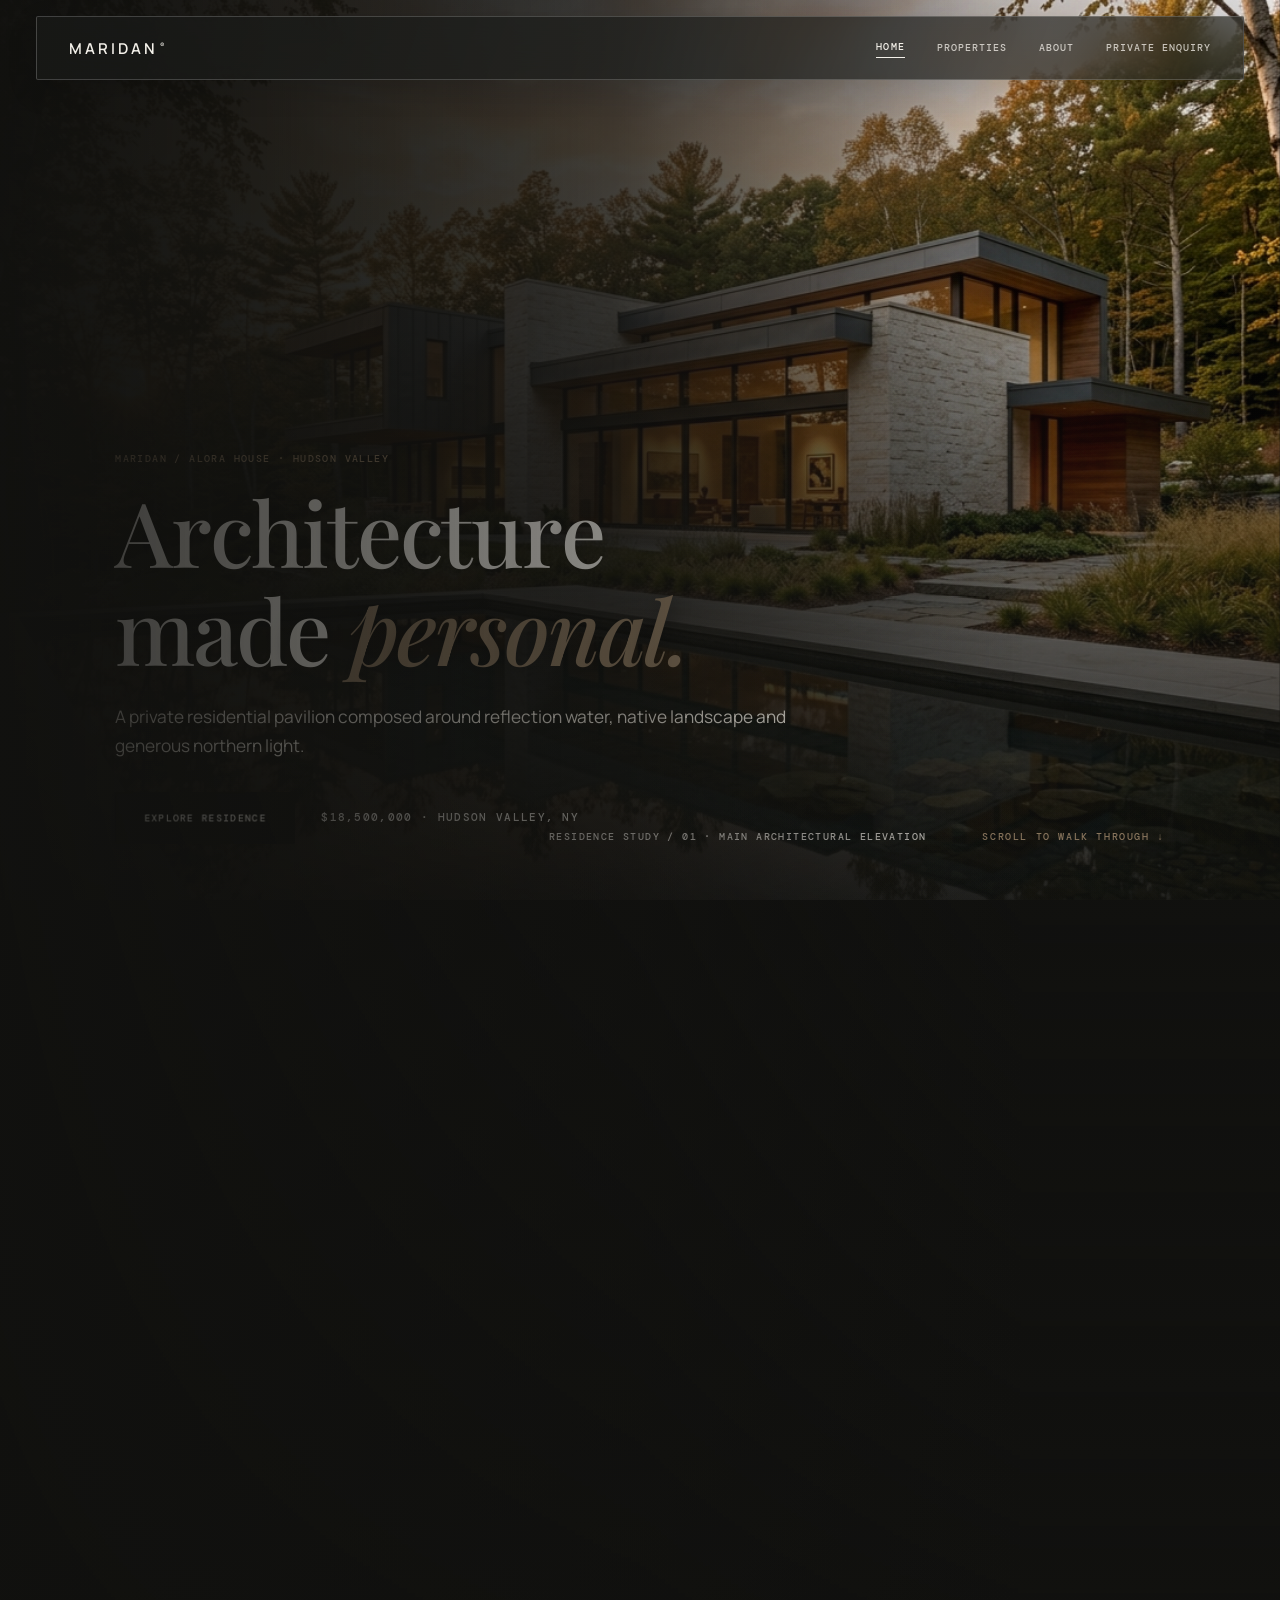
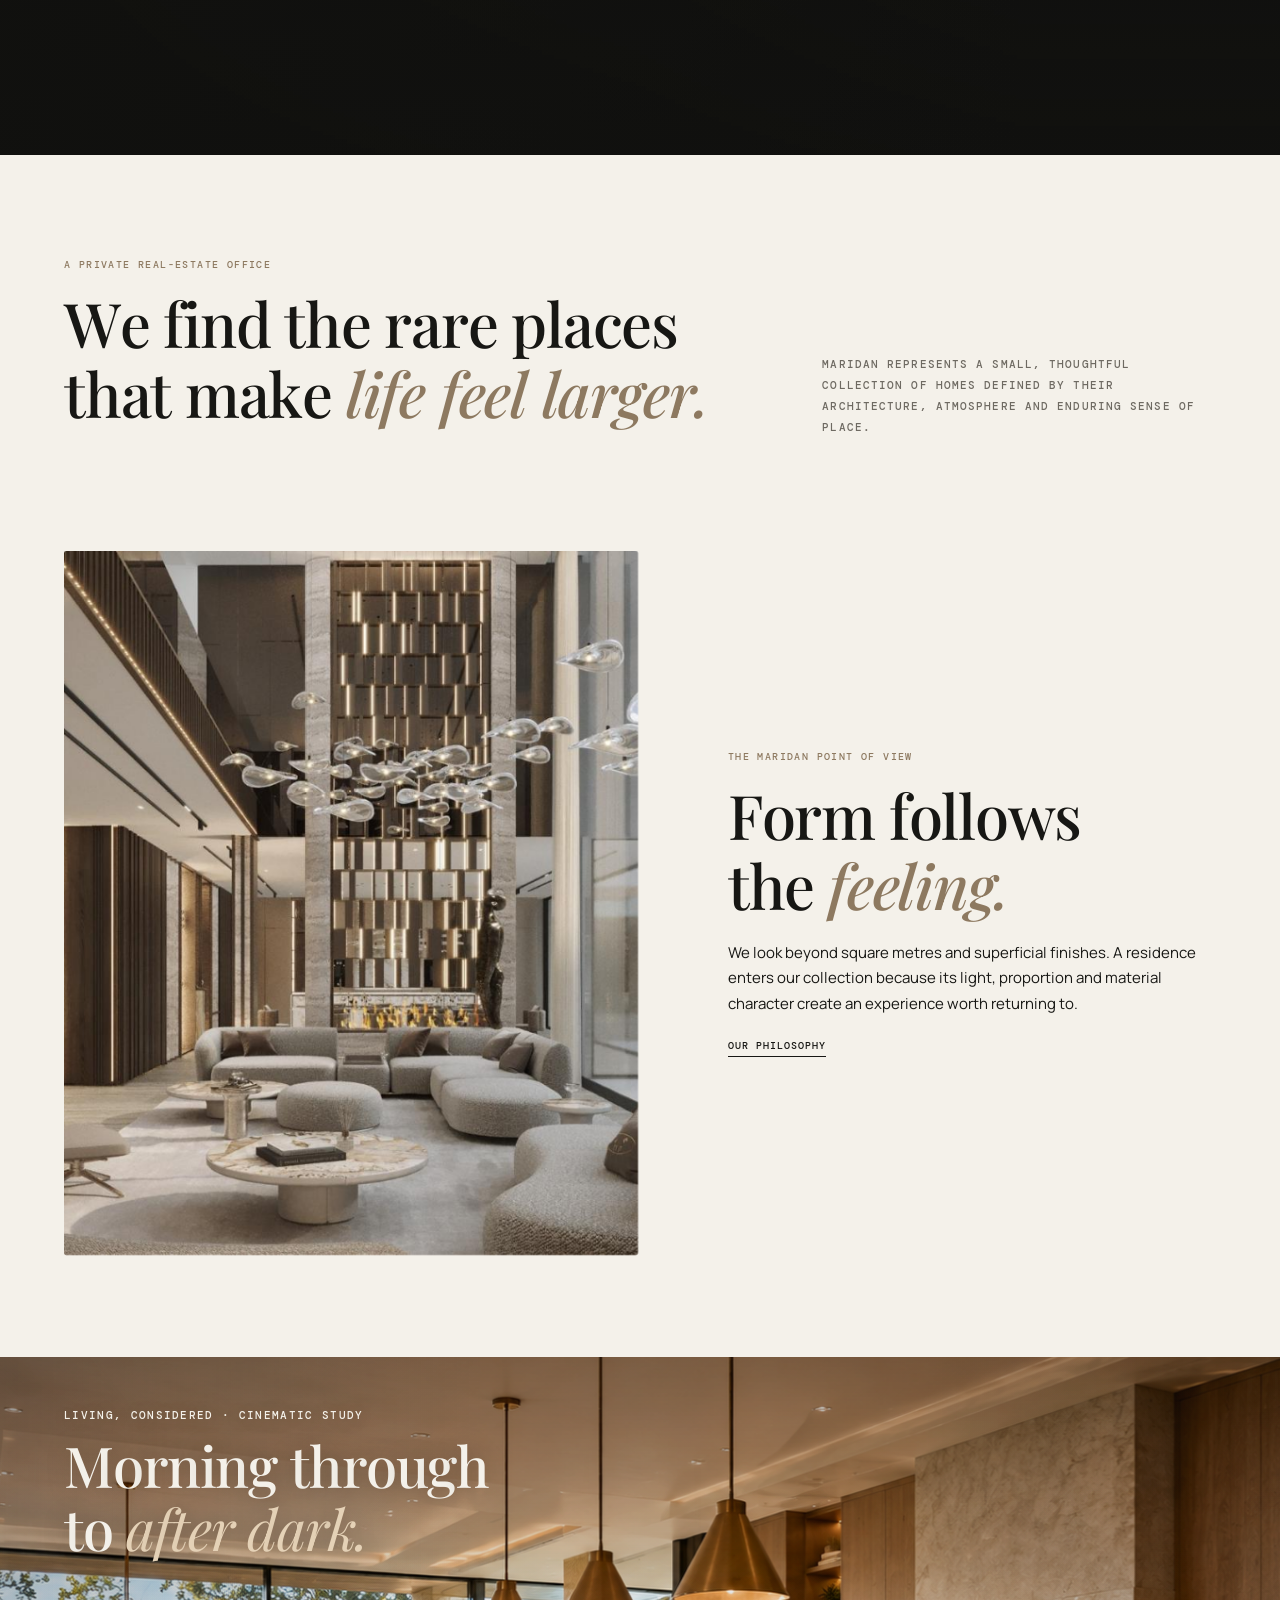
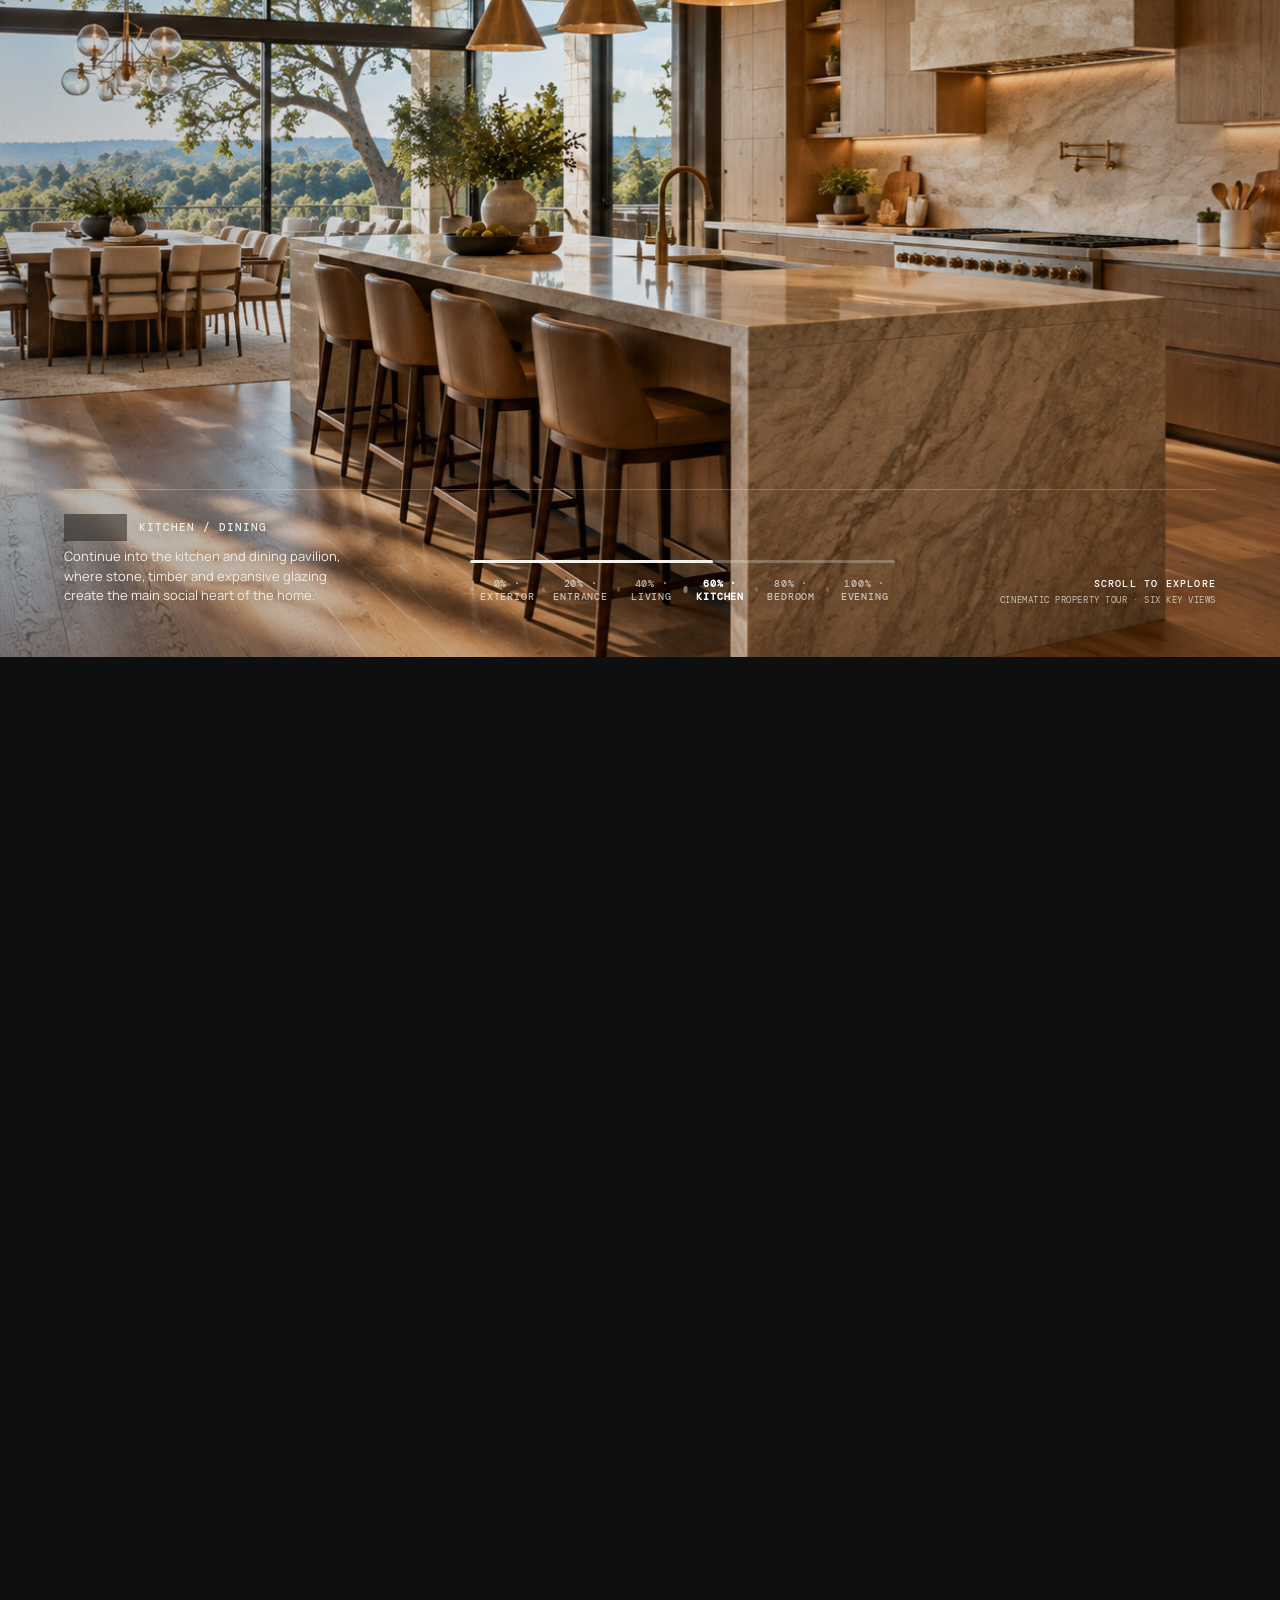
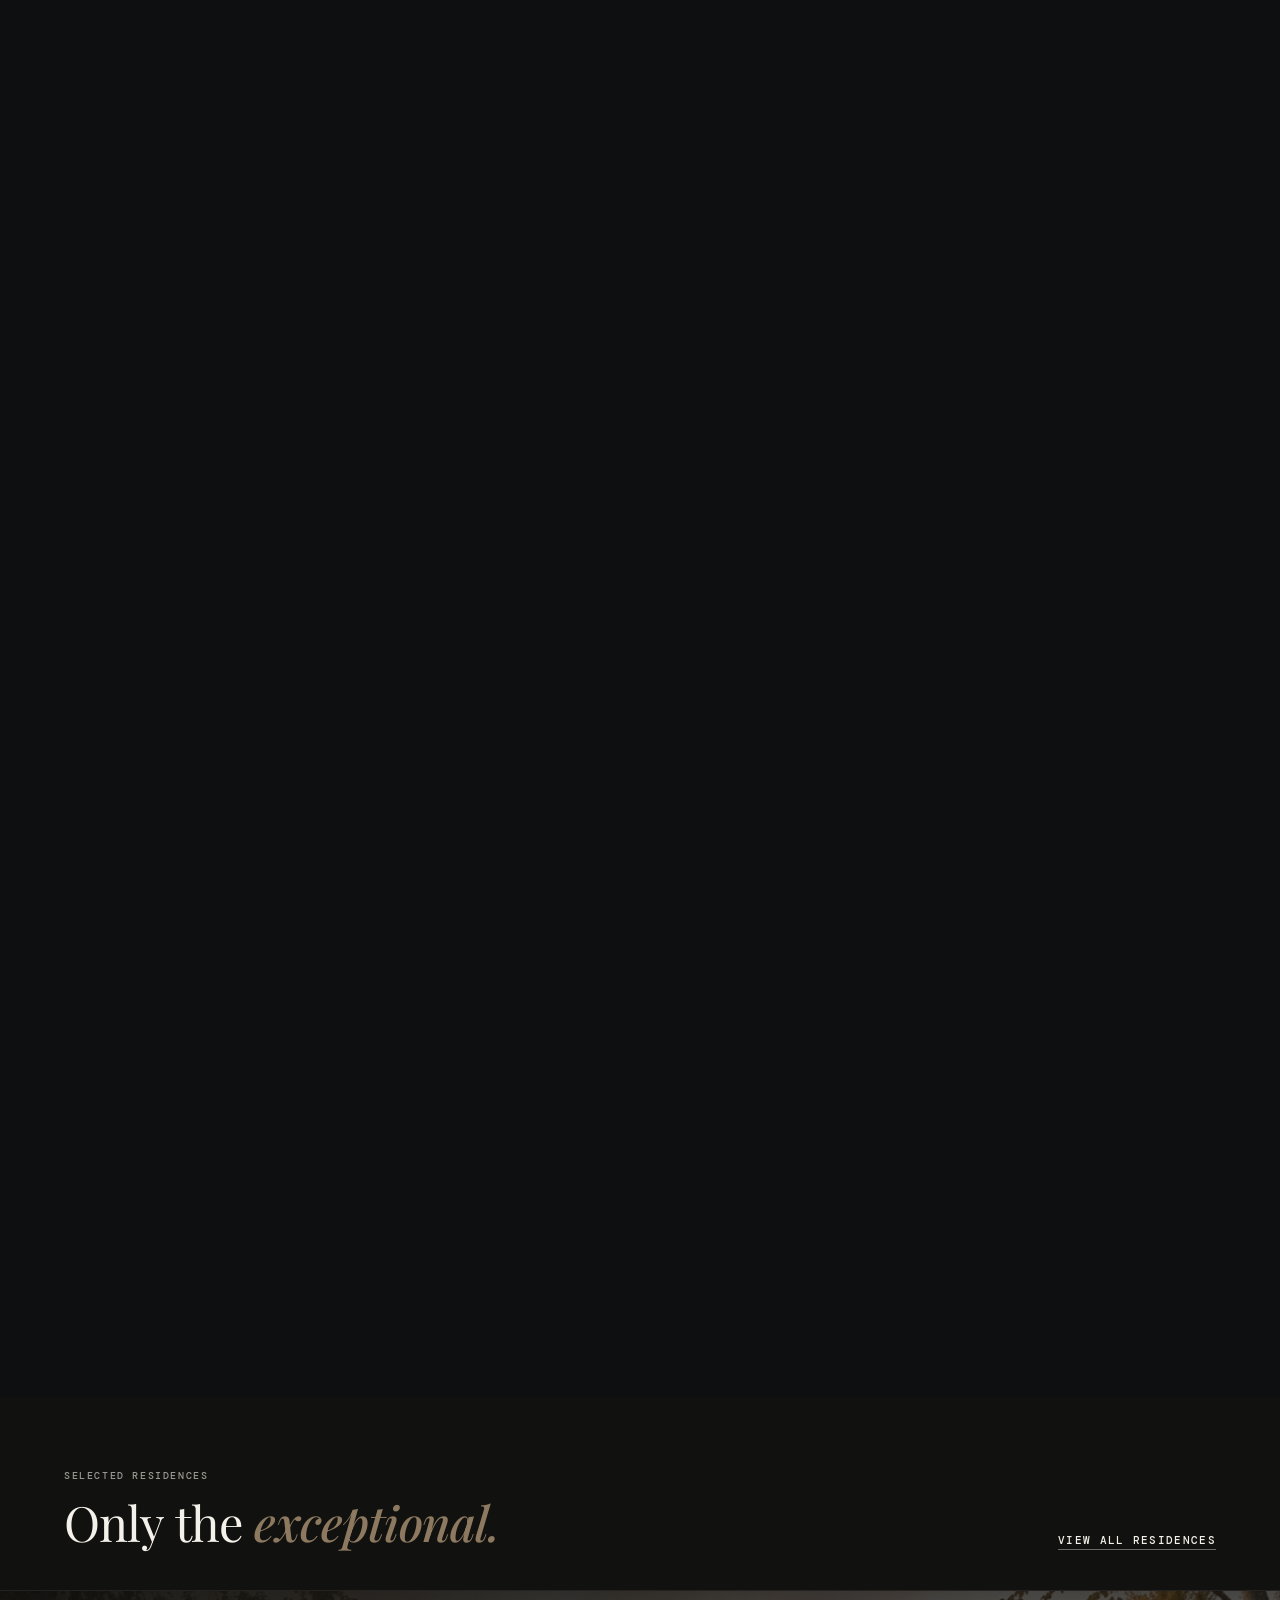
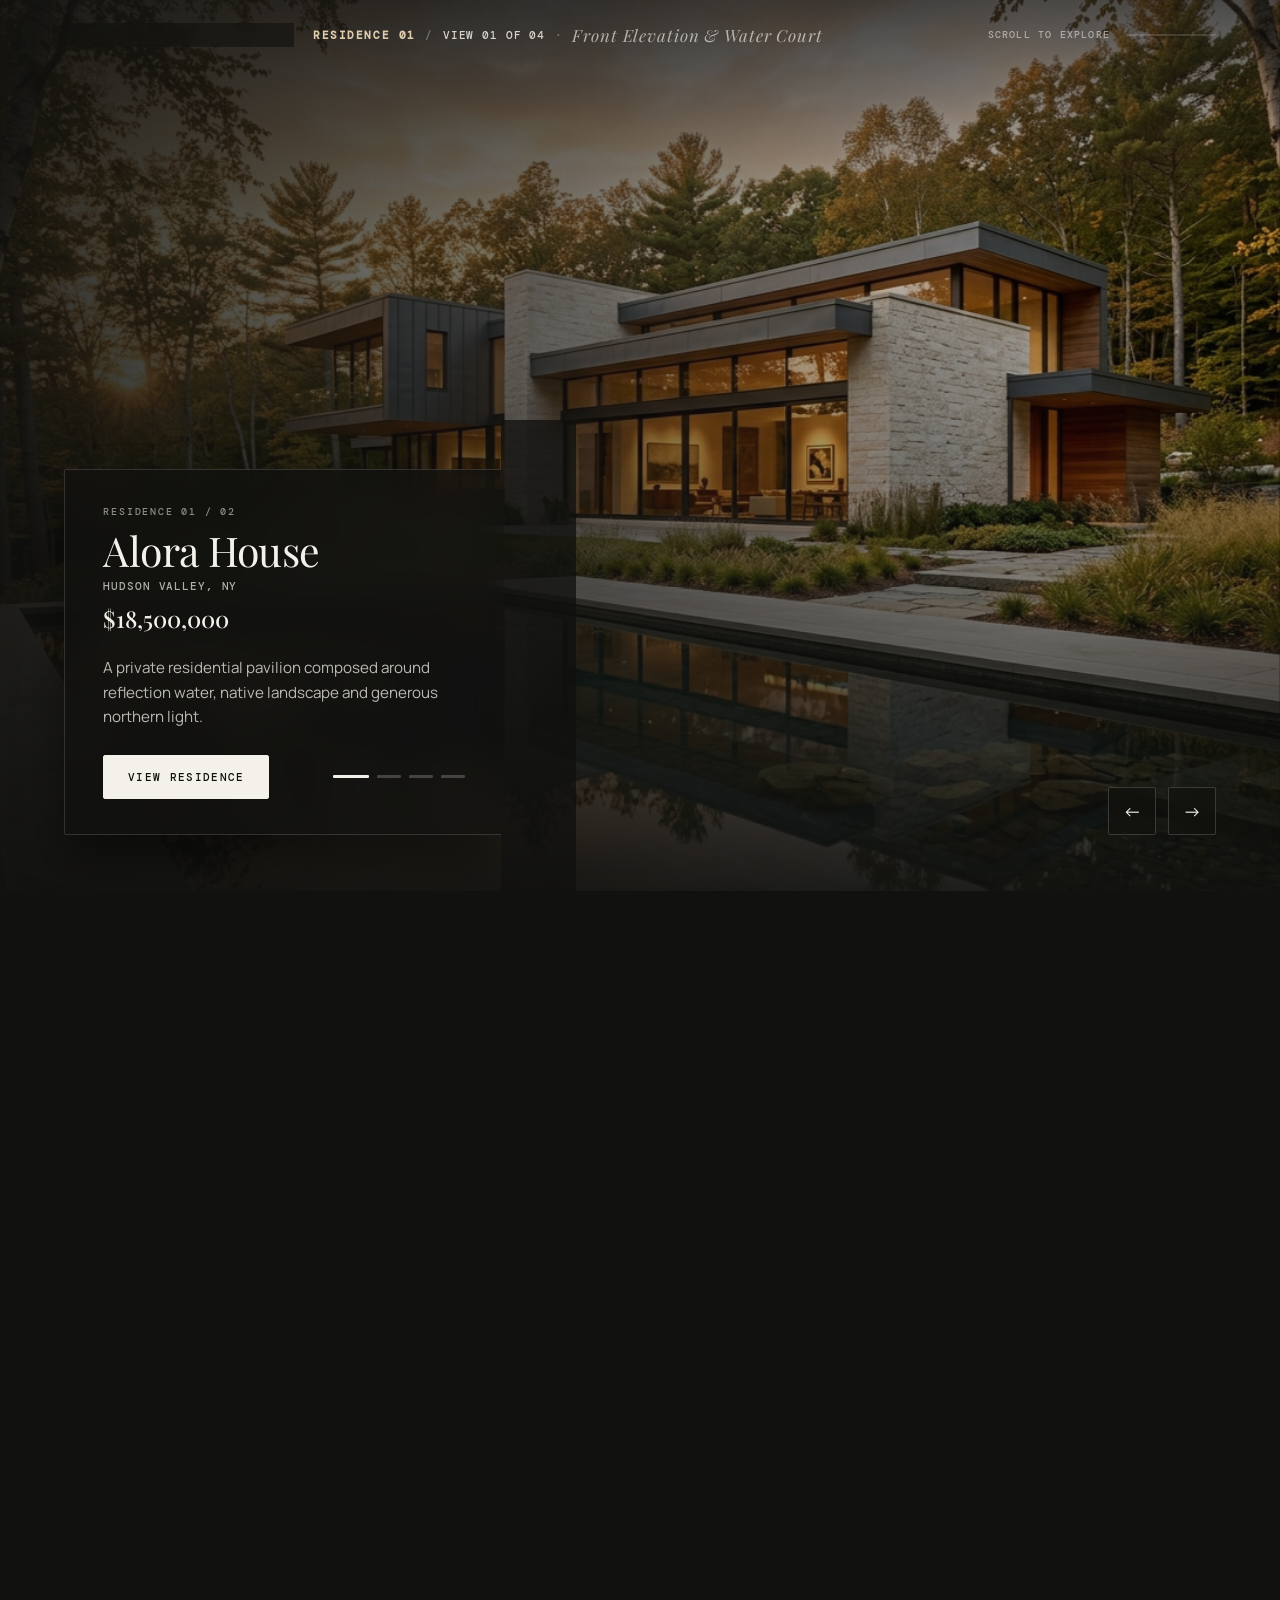
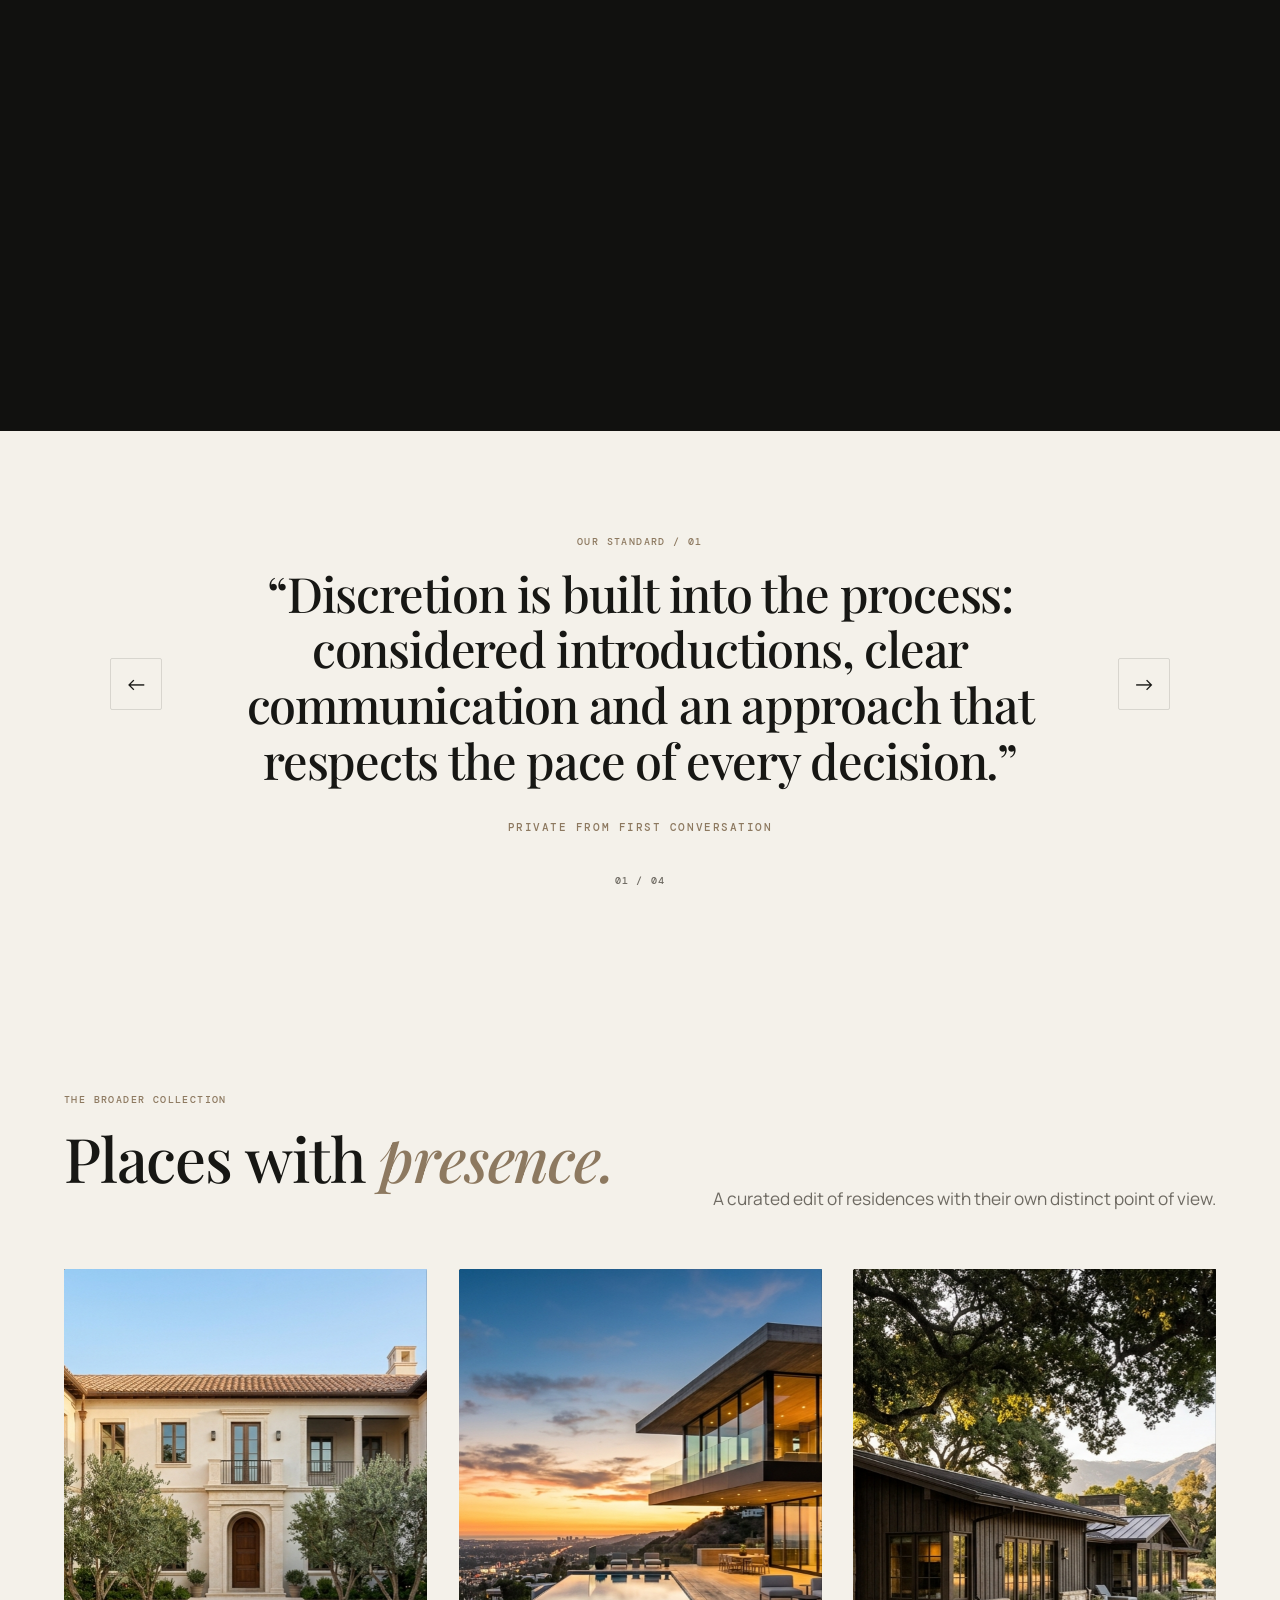
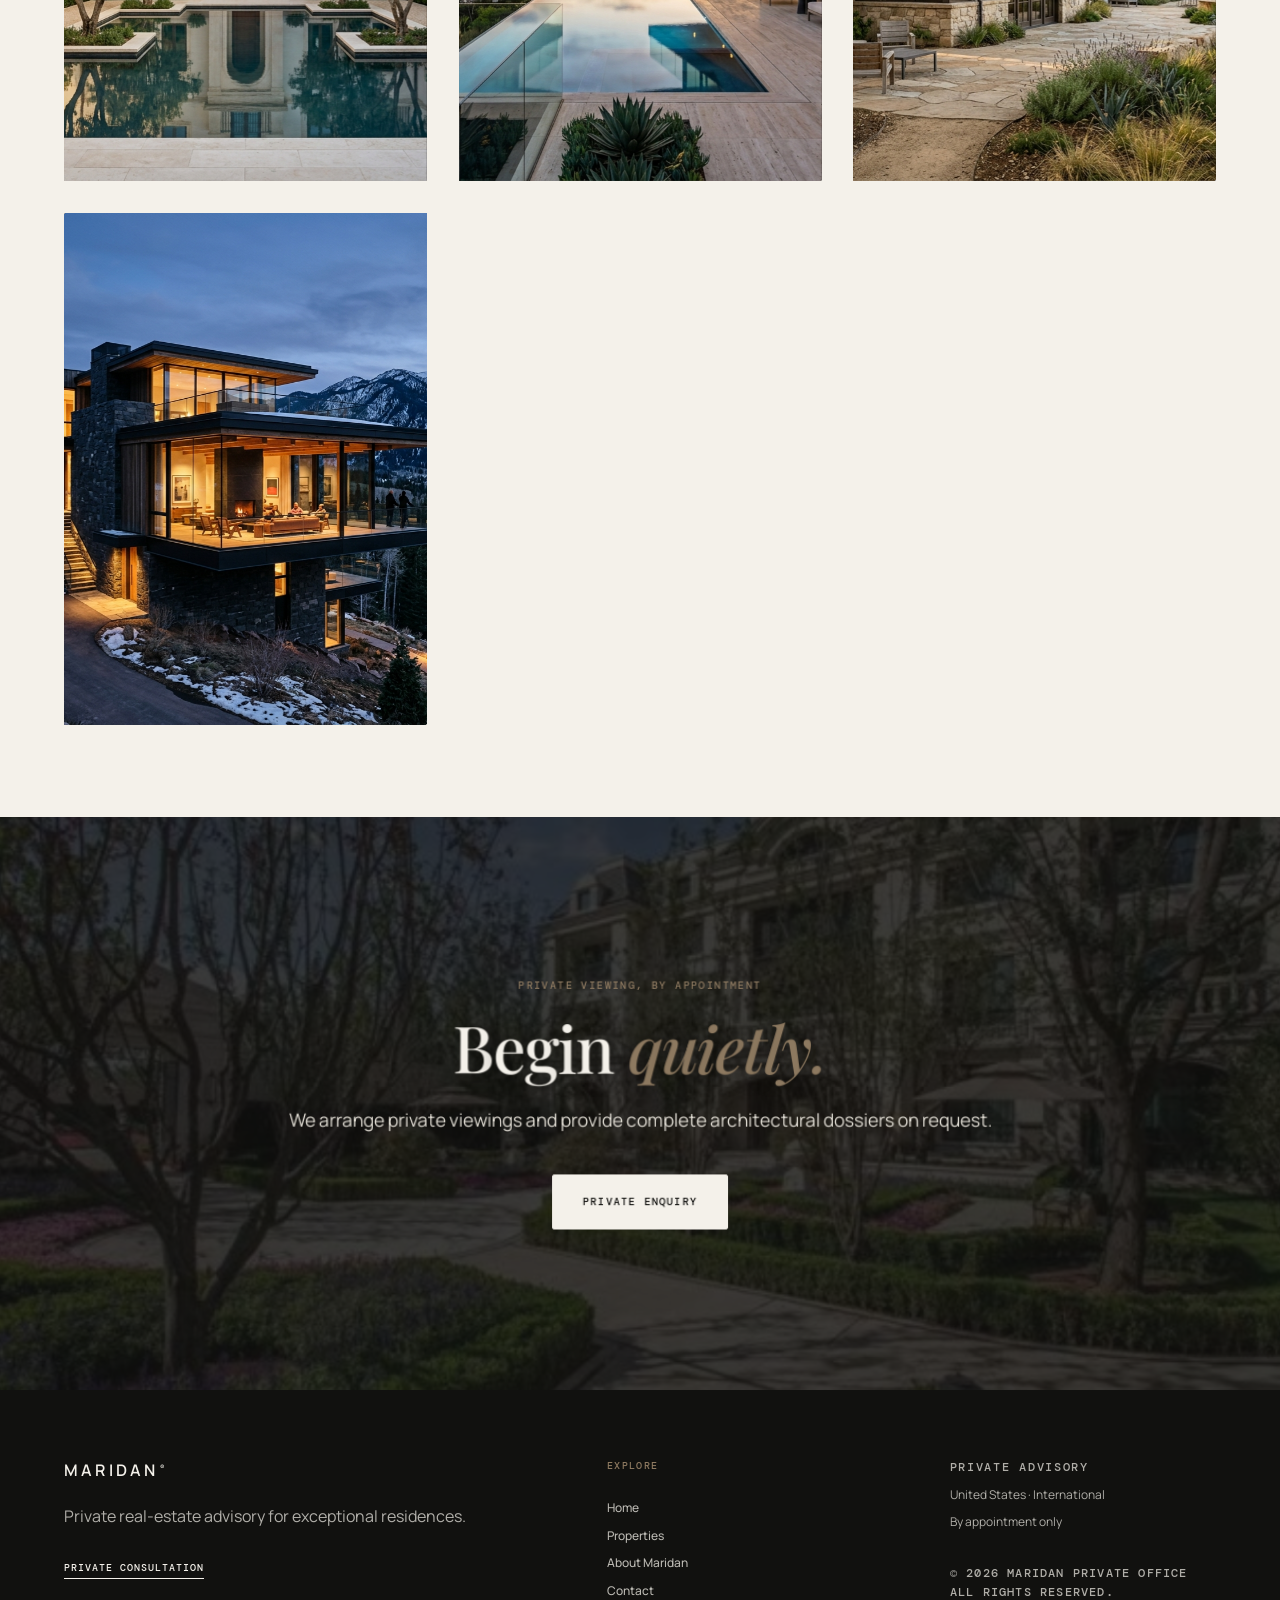
<file: index.html>
<!doctype html>
<html lang="en">
<head>
  <meta charset="utf-8">
  <meta name="viewport" content="width=device-width,initial-scale=1">
  <meta name="description" content="Maridan is a private real-estate office for exceptional residences in the United States and internationally.">
  <meta property="og:title" content="MARIDAN | Private Residences">
  <meta property="og:description" content="A considered collection of exceptional residences.">
  <title>MARIDAN | Private Residences</title>
  <link rel="canonical" href="index.html">
  <link rel="stylesheet" href="styles.css">
</head>
<body>
  <header>
    <a class="brand" href="index.html">MARIDAN<sup>®</sup></a>
    <button class="menu" type="button" aria-controls="site-navigation" aria-expanded="false">MENU</button>
    <nav id="site-navigation">
      <a class="active" href="index.html">Home</a>
      <a href="properties.html">Properties</a>
      <a href="about.html">About</a>
      <a href="contact.html">Private enquiry</a>
    </nav>
  </header>

  <main id="main-content">
    <section class="hero hero--walkthrough" data-hero-walkthrough aria-label="Alora House Architectural Walkthrough">
      <div class="hero__walkthrough-stage">
        <div class="hero__walkthrough-layers" aria-hidden="true">
          <div class="hero__walkthrough-layer is-active" style="background-image:url('assets/properties/residence-01/view-01.jpg')"></div>
          <div class="hero__walkthrough-layer" style="background-image:url('assets/properties/residence-01/view-02.jpg')"></div>
          <div class="hero__walkthrough-layer" style="background-image:url('assets/properties/residence-01/view-03.jpg')"></div>
          <div class="hero__walkthrough-layer" style="background-image:url('assets/properties/residence-01/view-04.jpg')"></div>
        </div>
        <div class="hero__copy">
          <p class="eyebrow">MARIDAN / ALORA HOUSE · HUDSON VALLEY</p>
          <h1 class="heading-assembly" data-assemble-heading>Architecture<br>made <em>personal.</em></h1>
          <p class="lead">A private residential pavilion composed around reflection water, native landscape and generous northern light.</p>
          <div class="hero__actions">
            <a class="button" href="property.html?slug=alora-house">Explore residence</a>
            <span class="hero__price">$18,500,000 · Hudson Valley, NY</span>
          </div>
        </div>
        <p class="hero__details">
          <span class="hero__view-indicator" data-hero-view-indicator>RESIDENCE STUDY / 01 · MAIN ARCHITECTURAL ELEVATION</span>
          <span class="hero__scroll-prompt">SCROLL TO WALK THROUGH ↓</span>
        </p>
      </div>
    </section>

    <section class="intro reveal">
      <div>
        <p class="eyebrow">A private real-estate office</p>
        <h2>We find the rare places that make <em>life feel larger.</em></h2>
      </div>
      <p>Maridan represents a small, thoughtful collection of homes defined by their architecture, atmosphere and enduring sense of place.</p>
    </section>

    <section class="story">
      <div class="story__image image-cover reveal" style="background-image:url('assets/rooms/living-room.jpg')"></div>
      <div class="story__copy reveal">
        <p class="eyebrow">The Maridan point of view</p>
        <h2>Form follows<br>the <em>feeling.</em></h2>
        <p>We look beyond square metres and superficial finishes. A residence enters our collection because its light, proportion and material character create an experience worth returning to.</p>
        <a class="text-link" href="about.html">Our philosophy</a>
      </div>
    </section>

    <!-- Cinematic Property Walkthrough (scroll-driven real photography) -->
    <section class="lifestyle-walkthrough lifestyle-walkthrough--cinematic is-loading" id="diurnal-study" aria-label="Cinematic residence walkthrough" aria-busy="true">
      <div class="lifestyle-walkthrough__sticky">
        <div class="lifestyle-cinematic" aria-hidden="true">
          <div class="lifestyle-cinematic__scene is-active" data-cinematic-scene="0">
            <img src="assets/properties/residence-11/hero.jpg" alt="" fetchpriority="high">
          </div>
          <div class="lifestyle-cinematic__scene" data-cinematic-scene="1">
            <img src="assets/properties/residence-11/hero.jpg" alt="" loading="eager">
          </div>
          <div class="lifestyle-cinematic__scene" data-cinematic-scene="2">
            <img src="assets/properties/residence-11/living.jpg" alt="" loading="eager">
          </div>
          <div class="lifestyle-cinematic__scene" data-cinematic-scene="3">
            <img src="assets/properties/residence-11/kitchen.jpg" alt="" loading="eager">
          </div>
          <div class="lifestyle-cinematic__scene" data-cinematic-scene="4">
            <img src="assets/properties/residence-11/primary-suite.jpg" alt="" loading="eager">
          </div>
          <div class="lifestyle-cinematic__scene lifestyle-cinematic__scene--evening" data-cinematic-scene="5">
            <img src="assets/properties/residence-11/outdoor.jpg" alt="" loading="eager">
          </div>
          <div class="lifestyle-cinematic__veil"></div>
        </div>

        <div class="lifestyle-walkthrough__loading" role="status" aria-live="polite">
          <span class="lifestyle-walkthrough__loading-indicator" aria-hidden="true"></span>
          <span data-viewer-loading-label>Preparing the residence experience</span>
        </div>

        <div class="lifestyle-walkthrough__header">
          <p class="eyebrow">Living, considered · Cinematic Study</p>
          <h2 class="lifestyle-walkthrough__title">Morning through<br>to <em>after dark.</em></h2>
        </div>

        <div class="lifestyle-walkthrough__hud">
          <div class="lifestyle-walkthrough__hud-main">
            <div class="lifestyle-walkthrough__time-badge">
              <span class="lifestyle-walkthrough__clock" data-diurnal-clock>07:15</span>
              <span class="lifestyle-walkthrough__phase" data-diurnal-phase>FRONT EXTERIOR</span>
            </div>
            <p class="lifestyle-walkthrough__note" data-diurnal-note>
              A cinematic approach to the residence, with the architecture framed like a private property film.
            </p>
          </div>

          <div class="lifestyle-walkthrough__controls">
            <div class="lifestyle-walkthrough__progress-track" aria-hidden="true">
              <div class="lifestyle-walkthrough__progress-bar" data-diurnal-bar></div>
            </div>
            <div class="lifestyle-walkthrough__milestones" role="tablist" aria-label="Residence walkthrough milestones">
              <button type="button" class="milestone is-active" data-milestone="0" role="tab" aria-selected="true">
                <span class="milestone__dot"></span>
                <span class="milestone__label">0% · EXTERIOR</span>
              </button>
              <button type="button" class="milestone" data-milestone="20" role="tab" aria-selected="false">
                <span class="milestone__dot"></span>
                <span class="milestone__label">20% · ENTRANCE</span>
              </button>
              <button type="button" class="milestone" data-milestone="40" role="tab" aria-selected="false">
                <span class="milestone__dot"></span>
                <span class="milestone__label">40% · LIVING</span>
              </button>
              <button type="button" class="milestone" data-milestone="60" role="tab" aria-selected="false">
                <span class="milestone__dot"></span>
                <span class="milestone__label">60% · KITCHEN</span>
              </button>
              <button type="button" class="milestone" data-milestone="80" role="tab" aria-selected="false">
                <span class="milestone__dot"></span>
                <span class="milestone__label">80% · BEDROOM</span>
              </button>
              <button type="button" class="milestone" data-milestone="100" role="tab" aria-selected="false">
                <span class="milestone__dot"></span>
                <span class="milestone__label">100% · EVENING</span>
              </button>
            </div>
          </div>

          <div class="lifestyle-walkthrough__hint">
            <span class="hint-text">SCROLL TO EXPLORE</span>
            <span class="hint-sub">CINEMATIC PROPERTY TOUR · SIX KEY VIEWS</span>
          </div>
        </div>
      </div>
    </section>

    <section class="featured-experience" id="featured-residences" aria-label="Selected Residences">
      <div class="featured-experience__intro reveal">
        <div>
          <p class="eyebrow">Selected residences</p>
          <h2>Only the <em>exceptional.</em></h2>
        </div>
        <a class="text-link" href="properties.html">View all residences</a>
      </div>
      <div class="featured-walkthrough" data-featured-walkthrough></div>
    </section>

    <!-- Client Principles / Standards Slider -->
    <section class="testimonials" aria-label="The Maridan standard">
      <div class="testimonials__layout">
        <button class="testimonial__arrow testimonial__arrow--previous" type="button" aria-label="Previous standard">←</button>
        <div class="testimonial__stage" aria-live="polite"></div>
        <button class="testimonial__arrow testimonial__arrow--next" type="button" aria-label="Next standard">→</button>
      </div>
      <p class="testimonial__progress" aria-label="Standard progress"></p>
    </section>

    <section class="collection-section">
      <div class="section-head reveal">
        <div>
          <p class="eyebrow">The broader collection</p>
          <h2>Places with <em>presence.</em></h2>
        </div>
        <p class="lead">A curated edit of residences with their own distinct point of view.</p>
      </div>
      <div class="property-grid" data-home-collection></div>
    </section>

    <section class="cta image-cover" style="background-image:url('assets/rooms/garden.jpg')">
      <div>
        <p class="eyebrow">Private viewing, by appointment</p>
        <h2>Begin <em>quietly.</em></h2>
        <p class="lead">We arrange private viewings and provide complete architectural dossiers on request.</p>
        <a class="button" href="contact.html">Private enquiry</a>
      </div>
    </section>
  </main>

  <footer>
    <div class="footer__brand">
      <a class="brand" href="index.html">MARIDAN<sup>®</sup></a>
      <p>Private real-estate advisory for exceptional residences.</p>
      <a class="text-link" href="contact.html">Private consultation</a>
    </div>
    <div class="footer__links">
      <p class="eyebrow">Explore</p>
      <a href="index.html">Home</a>
      <a href="properties.html">Properties</a>
      <a href="about.html">About Maridan</a>
      <a href="contact.html">Contact</a>
    </div>
    <div class="footer__details">
      <p class="eyebrow">Private advisory</p>
      <p>United States · International</p>
      <p>By appointment only</p>
      <p class="footer__legal">© 2026 Maridan Private Office<br>All rights reserved.</p>
    </div>
  </footer>

  <script src="assets/three.min.js"></script>
  <script src="assets/three/r128/RGBELoader.js"></script>
  <script src="assets/three/r128/GLTFLoader.js"></script>
  <script src="app.js"></script>
</body>
</html>
</file>
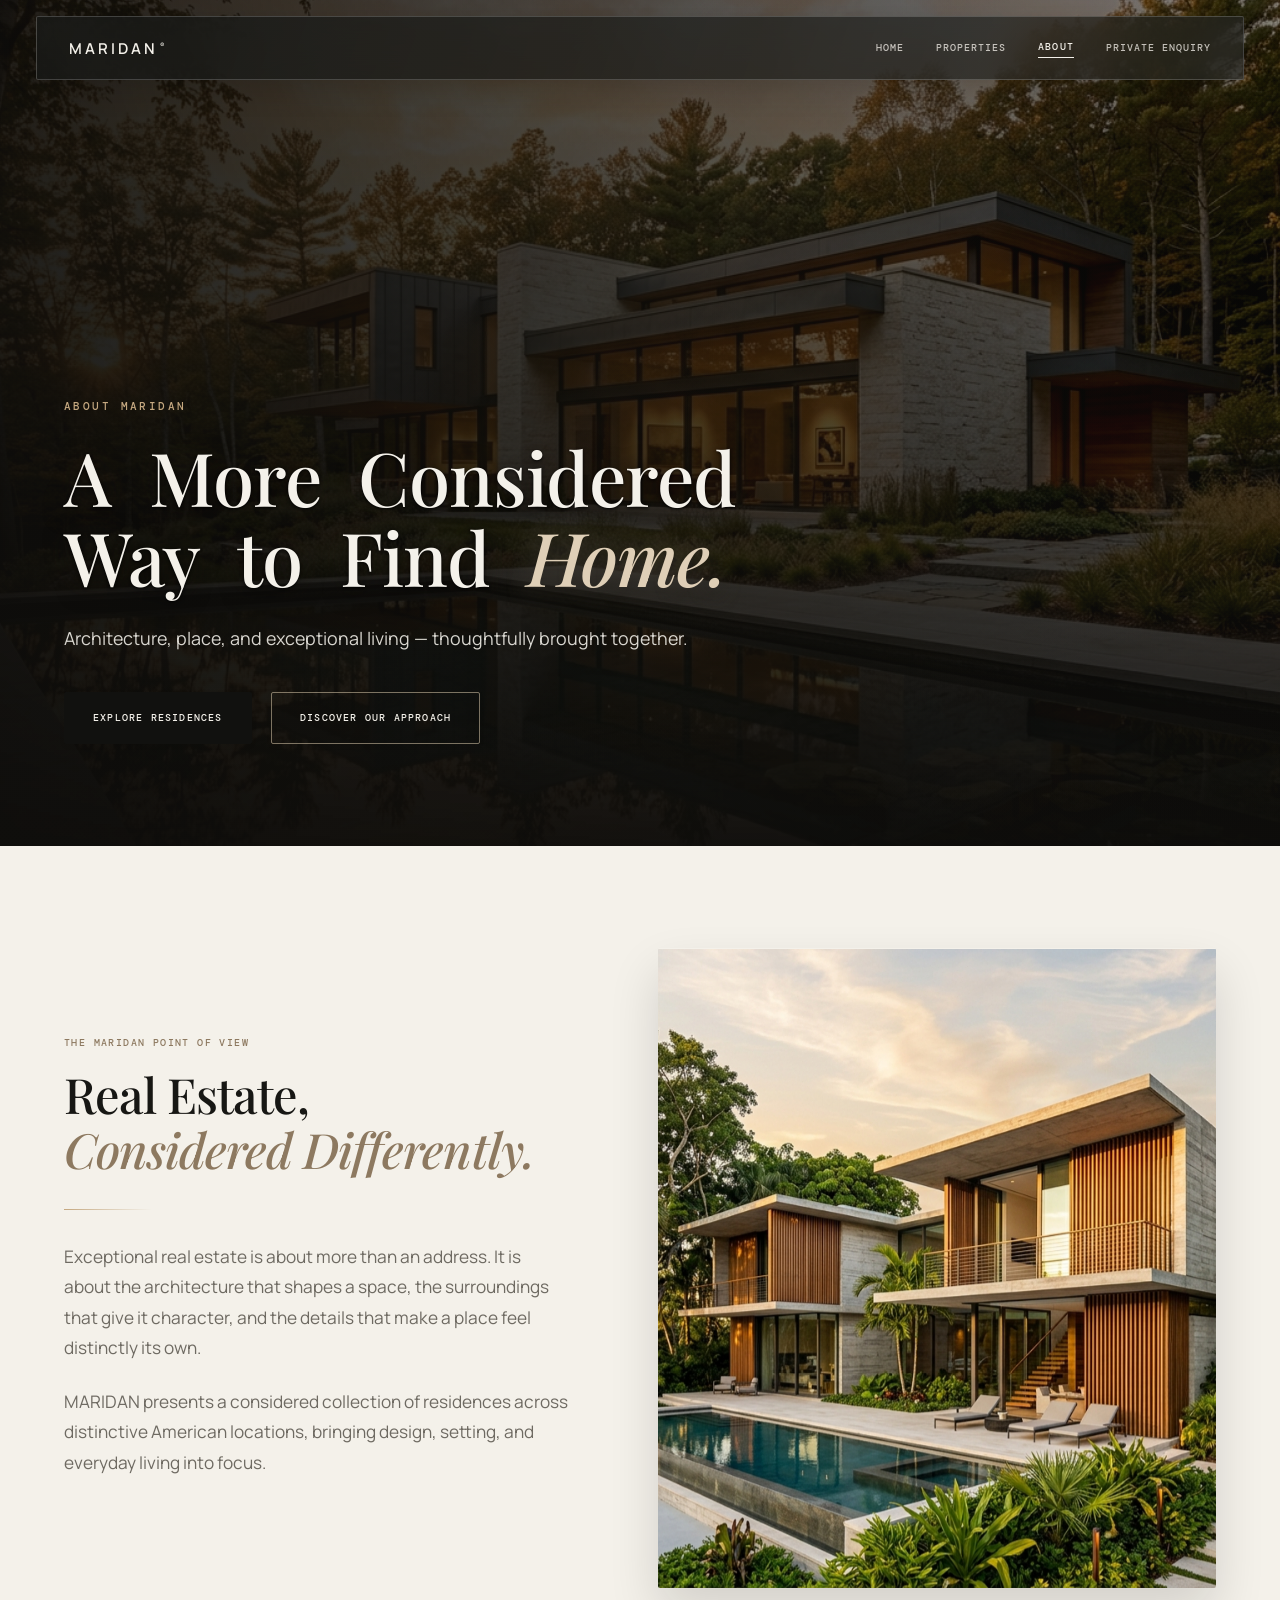
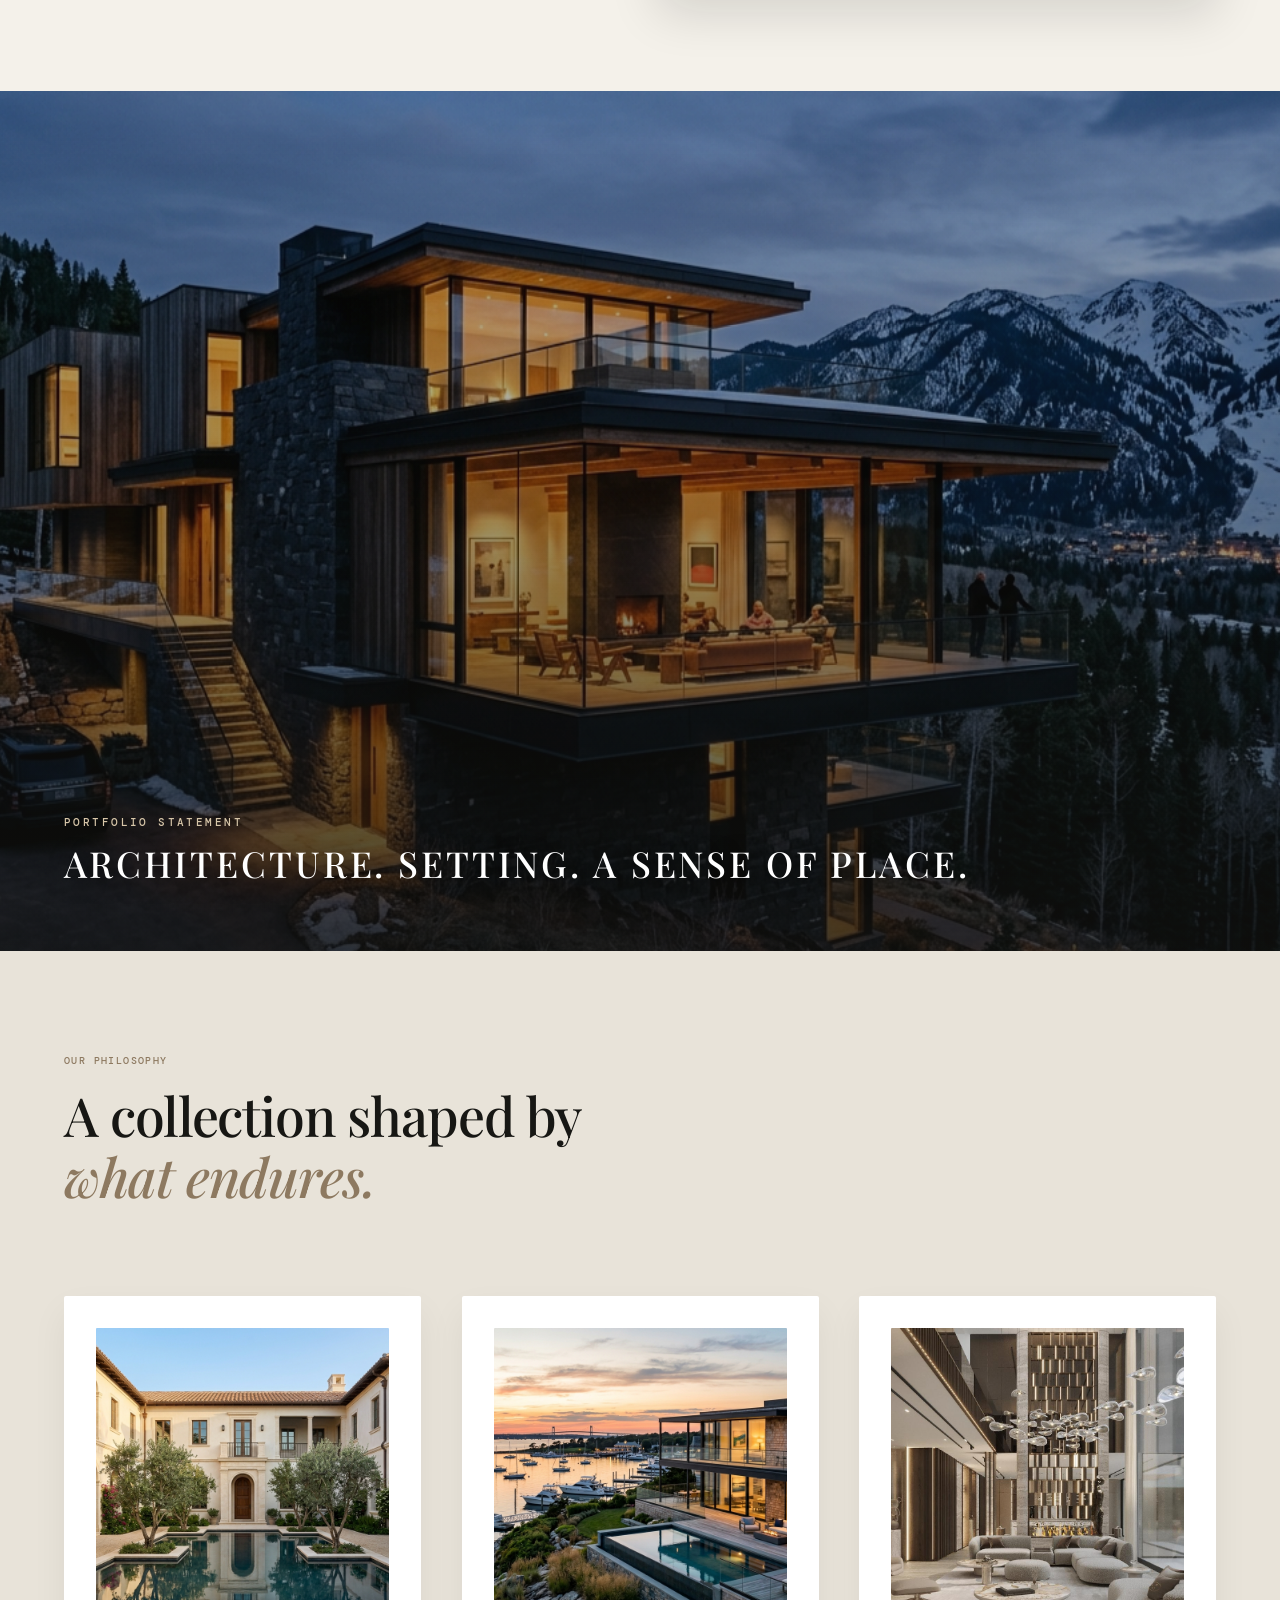
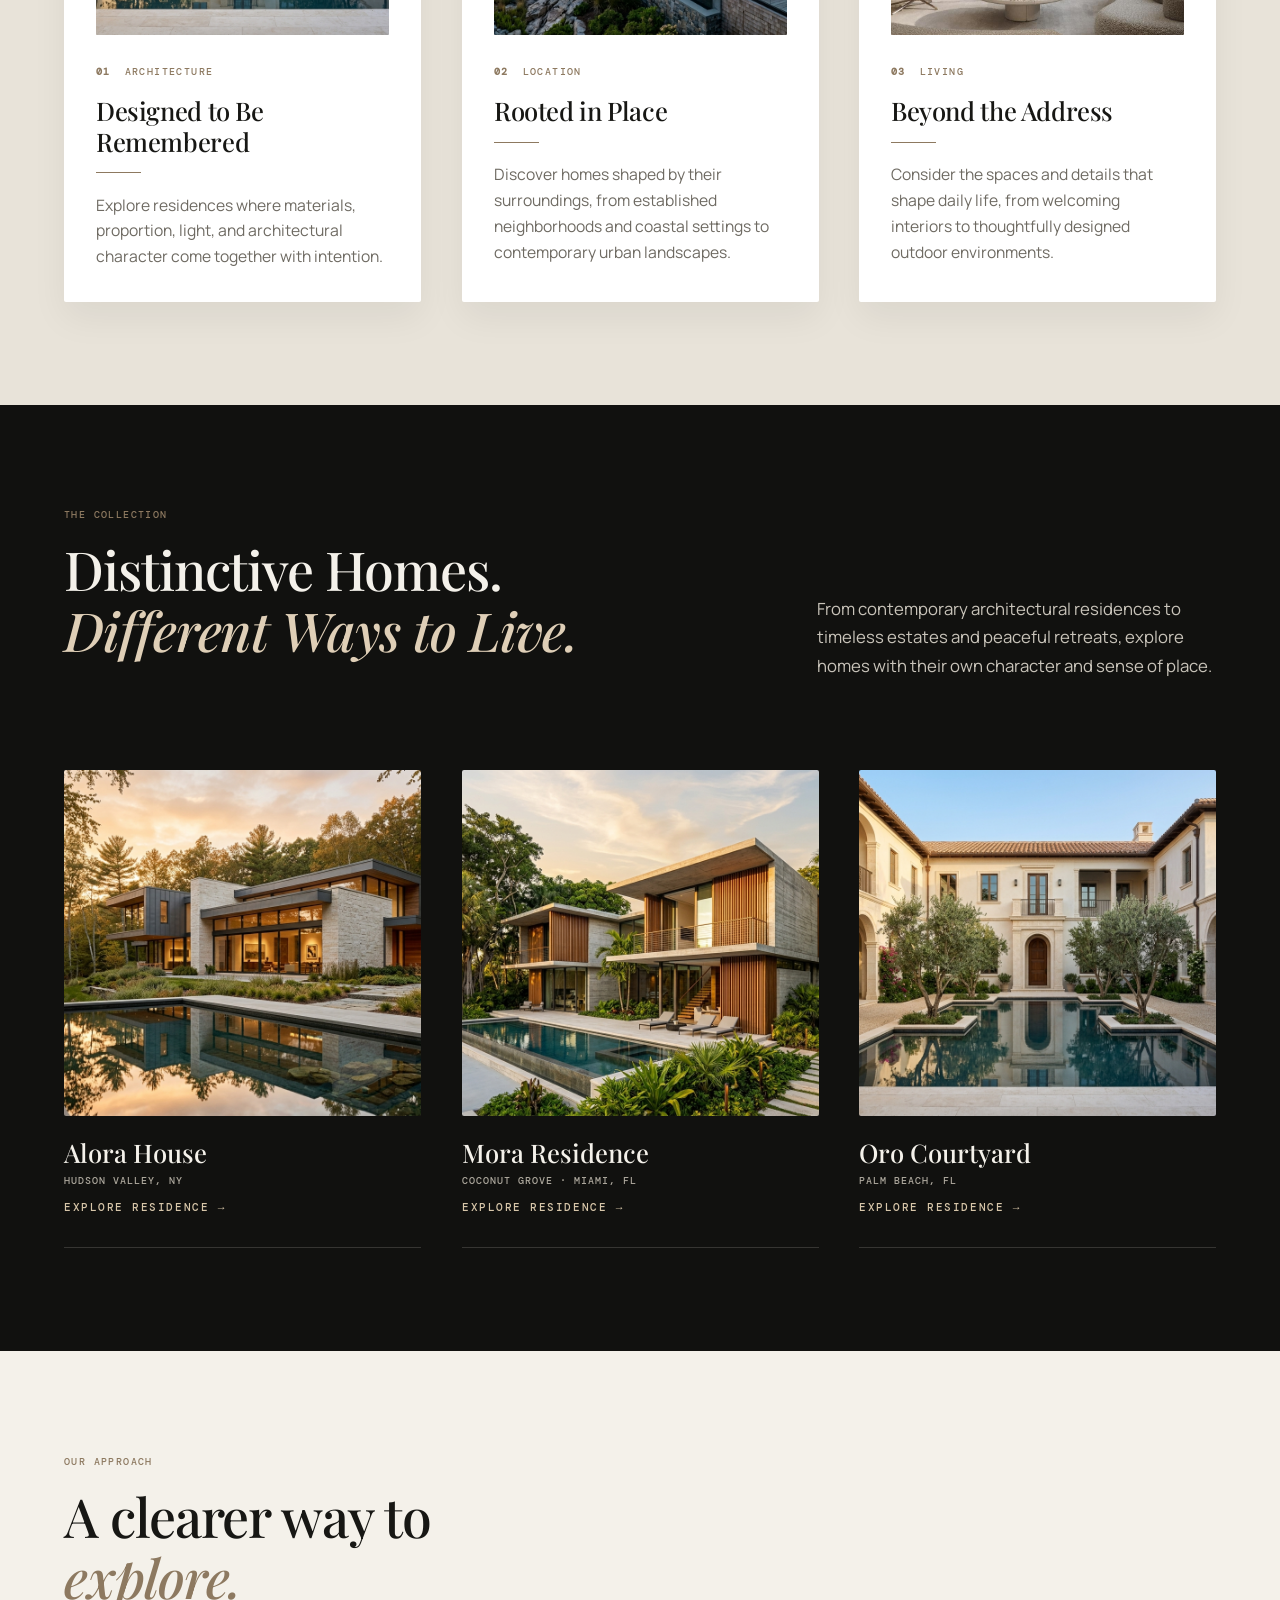
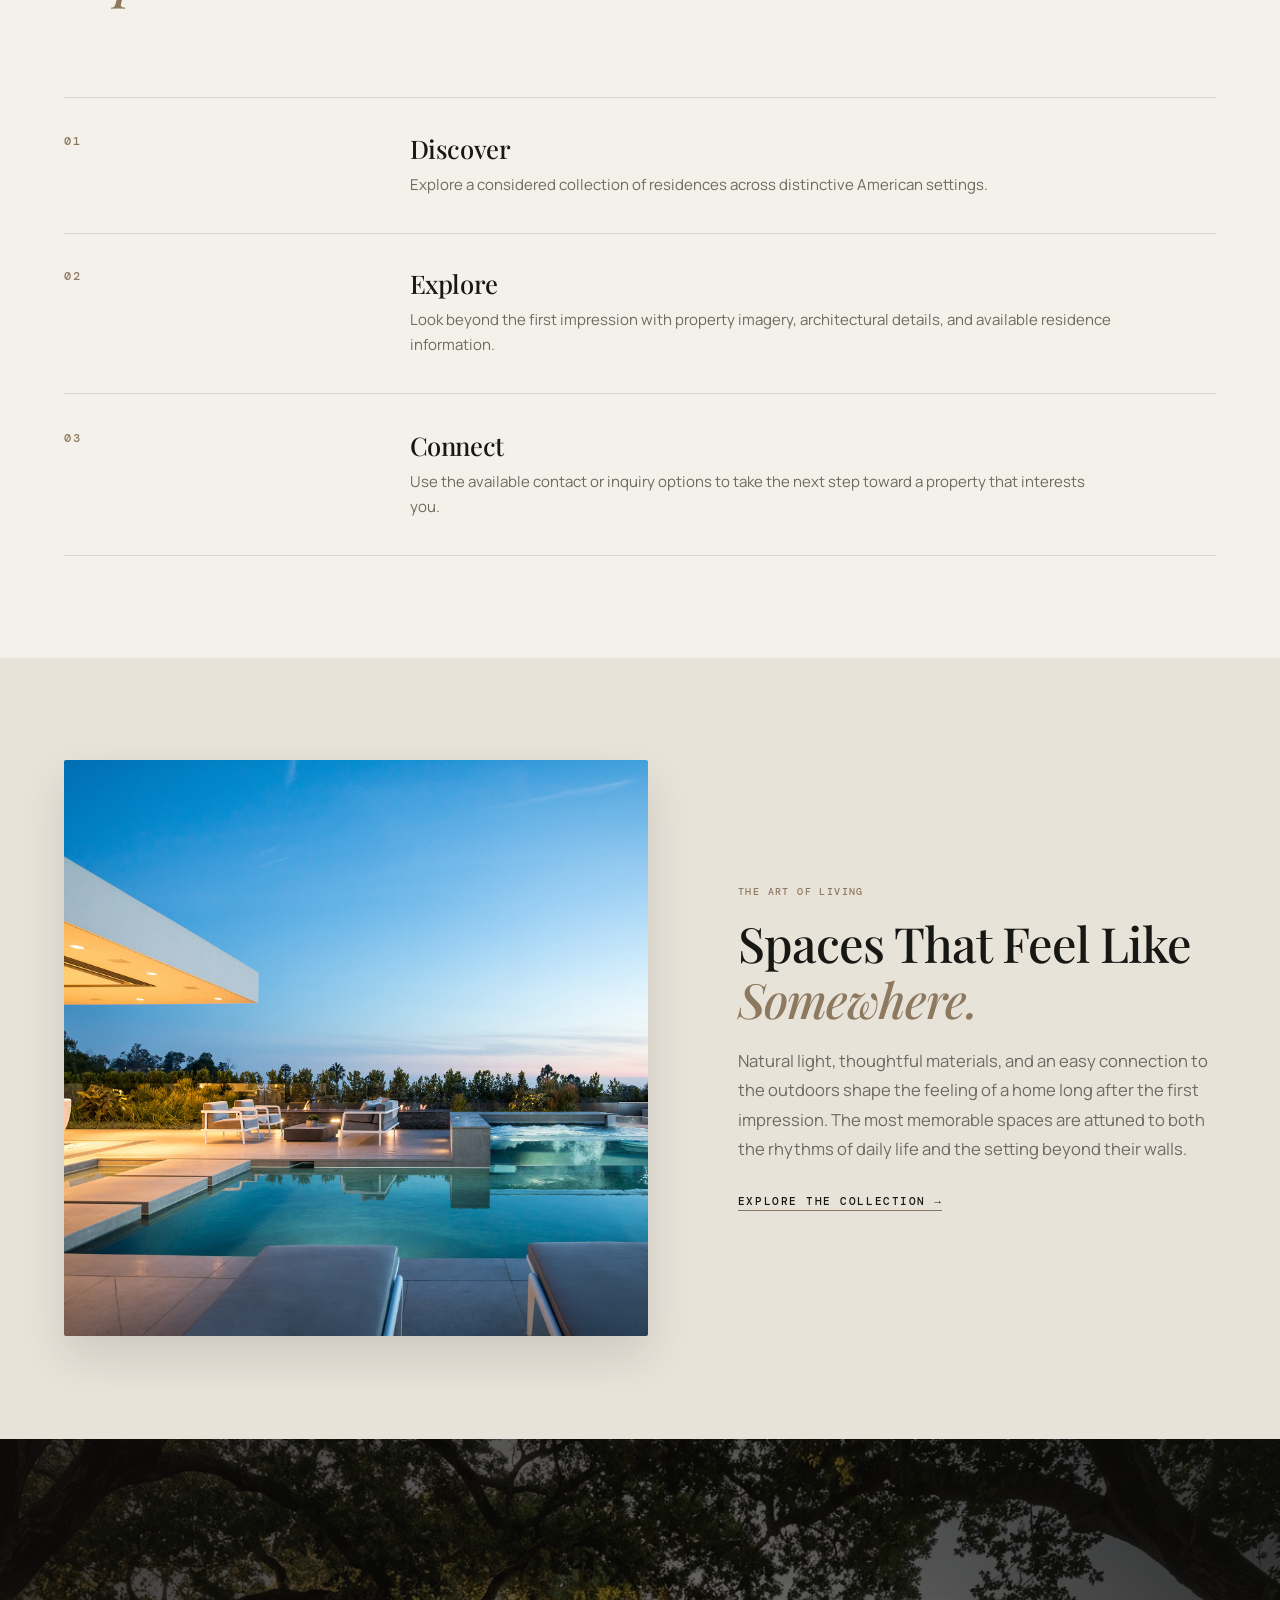
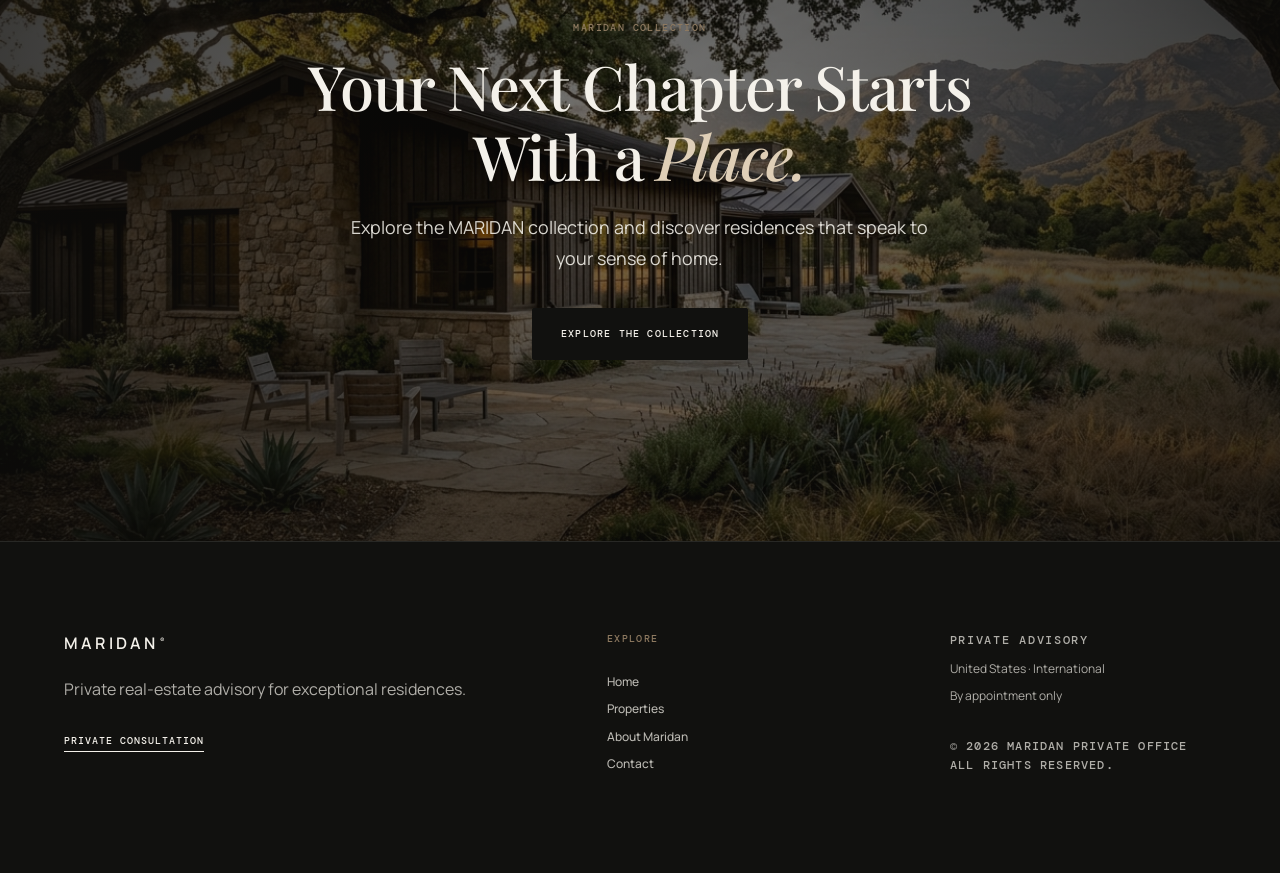
<file: about.html>
<!doctype html>
<html lang="en">
<head>
  <meta charset="utf-8">
  <meta name="viewport" content="width=device-width,initial-scale=1">
  <meta name="description" content="Learn about Maridan's philosophy, standard, private office approach, and considered property representation.">
  <title>About MARIDAN | Private Real Estate Office</title>
  <link rel="canonical" href="about.html">
  <link rel="stylesheet" href="styles.css">
</head>
<body class="page--about">
  <header>
    <a class="brand" href="index.html">MARIDAN<sup>®</sup></a>
    <button class="menu" type="button" aria-controls="site-navigation" aria-expanded="false">MENU</button>
    <nav id="site-navigation">
      <a href="index.html">Home</a>
      <a href="properties.html">Properties</a>
      <a class="active" href="about.html">About</a>
      <a href="contact.html">Private enquiry</a>
    </nav>
  </header>

  <main id="main-content">
    <!-- HERO — FLOATING 3D TYPOGRAPHY -->
    <section class="about-hero about-hero--cinematic" aria-labelledby="about-title" data-hero-3d>
      <div class="about-hero__bg-wrap" data-hero-bg>
        <img class="about-hero__bg" src="assets/properties/residence-01/hero.jpg" alt="Contemporary luxury architectural residence framed by water and stone" fetchpriority="high">
        <div class="about-hero__light-sweep" aria-hidden="true"></div>
      </div>
      <div class="about-hero__overlay"></div>
      <div class="about-hero__content" data-hero-content>
        <p class="eyebrow about-hero__eyebrow">ABOUT MARIDAN</p>
        <h1 id="about-title" class="about-hero__title" aria-label="A More Considered Way to Find Home.">
          <span class="hero-word-wrap"><span class="hero-word" style="--w-idx: 0">A</span></span>
          <span class="hero-word-wrap"><span class="hero-word" style="--w-idx: 1">More</span></span>
          <span class="hero-word-wrap"><span class="hero-word" style="--w-idx: 2">Considered</span></span>
          <br class="hero-title-break">
          <span class="hero-word-wrap"><span class="hero-word" style="--w-idx: 3">Way</span></span>
          <span class="hero-word-wrap"><span class="hero-word" style="--w-idx: 4">to</span></span>
          <span class="hero-word-wrap"><span class="hero-word" style="--w-idx: 5">Find</span></span>
          <span class="hero-word-wrap"><span class="hero-word hero-word--accent" style="--w-idx: 6"><em>Home.</em></span></span>
        </h1>
        <p class="about-hero__lede">Architecture, place, and exceptional living — thoughtfully brought together.</p>
        <div class="about-hero__actions">
          <a class="button button--luxury" href="properties.html">EXPLORE RESIDENCES</a>
          <a class="button button--ghost button--luxury" href="#story">DISCOVER OUR APPROACH</a>
        </div>
      </div>
    </section>

    <!-- BRAND STORY — DEPTH AND PARALLAX -->
    <section class="about-story reveal" id="story" aria-labelledby="story-title">
      <div class="about-story__copy">
        <p class="eyebrow">The MARIDAN point of view</p>
        <h2 id="story-title">Real Estate,<br><em>Considered Differently.</em></h2>
        <span class="about-rule about-rule--draw" aria-hidden="true"></span>
        <p class="about-story__paragraph">Exceptional real estate is about more than an address. It is about the architecture that shapes a space, the surroundings that give it character, and the details that make a place feel distinctly its own.</p>
        <p class="about-story__paragraph">MARIDAN presents a considered collection of residences across distinctive American locations, bringing design, setting, and everyday living into focus.</p>
      </div>
      <figure class="about-story__image-wrap" data-parallax-container>
        <img class="about-story__image" src="assets/properties/residence-02/hero.jpg" alt="Warm contemporary residence among lush landscaping" loading="lazy">
        <div class="about-story__image-shadow" aria-hidden="true"></div>
      </figure>
    </section>

    <!-- CINEMATIC FULL-SCREEN IMAGE SECTION -->
    <figure class="about-architecture about-architecture--cinematic reveal" data-architecture-parallax>
      <div class="about-architecture__image-wrap">
        <img src="assets/properties/residence-06/hero.jpg" alt="Architectural residence with expansive glass framing mountain panorama" loading="lazy">
        <div class="about-architecture__overlay" aria-hidden="true"></div>
      </div>
      <figcaption class="about-architecture__caption">
        <span class="about-architecture__eyebrow">PORTFOLIO STATEMENT</span>
        <span class="about-architecture__title">ARCHITECTURE. SETTING. A SENSE OF PLACE.</span>
      </figcaption>
    </figure>

    <!-- THREE 3D PHILOSOPHY CARDS -->
    <section class="about-pillars" id="philosophy" aria-labelledby="philosophy-title">
      <div class="about-section-head reveal">
        <p class="eyebrow">Our philosophy</p>
        <h2 id="philosophy-title">A collection shaped by<br><em>what endures.</em></h2>
      </div>
      <div class="about-pillars__grid">
        <article class="about-pillar about-pillar--3d reveal" data-tilt-card>
          <div class="about-pillar__image-box">
            <img src="assets/properties/residence-03/hero.jpg" alt="Palm Beach residence defined by thoughtful architectural lines" loading="lazy">
            <div class="about-pillar__glare" aria-hidden="true"></div>
          </div>
          <div class="about-pillar__content">
            <p class="eyebrow"><span class="pillar-num">01</span> Architecture</p>
            <h3>Designed to Be Remembered</h3>
            <span class="about-pillar__gold-line" aria-hidden="true"></span>
            <p>Explore residences where materials, proportion, light, and architectural character come together with intention.</p>
          </div>
        </article>

        <article class="about-pillar about-pillar--3d reveal" data-tilt-card>
          <div class="about-pillar__image-box">
            <img src="assets/properties/residence-07/hero.jpg" alt="Waterfront residence integrated with its natural coastal setting" loading="lazy">
            <div class="about-pillar__glare" aria-hidden="true"></div>
          </div>
          <div class="about-pillar__content">
            <p class="eyebrow"><span class="pillar-num">02</span> Location</p>
            <h3>Rooted in Place</h3>
            <span class="about-pillar__gold-line" aria-hidden="true"></span>
            <p>Discover homes shaped by their surroundings, from established neighborhoods and coastal settings to contemporary urban landscapes.</p>
          </div>
        </article>

        <article class="about-pillar about-pillar--3d reveal" data-tilt-card>
          <div class="about-pillar__image-box">
            <img src="assets/rooms/living-room.jpg" alt="Refined living space with natural light and warm materials" loading="lazy">
            <div class="about-pillar__glare" aria-hidden="true"></div>
          </div>
          <div class="about-pillar__content">
            <p class="eyebrow"><span class="pillar-num">03</span> Living</p>
            <h3>Beyond the Address</h3>
            <span class="about-pillar__gold-line" aria-hidden="true"></span>
            <p>Consider the spaces and details that shape daily life, from welcoming interiors to thoughtfully designed outdoor environments.</p>
          </div>
        </article>
      </div>
    </section>

    <!-- CURATED RESIDENCES GALLERY -->
    <section class="about-collection" aria-labelledby="collection-title">
      <div class="about-collection__head reveal">
        <div>
          <p class="eyebrow">The collection</p>
          <h2 id="collection-title">Distinctive Homes.<br><em>Different Ways to Live.</em></h2>
        </div>
        <p>From contemporary architectural residences to timeless estates and peaceful retreats, explore homes with their own character and sense of place.</p>
      </div>
      <div class="about-collection__grid">
        <a class="about-residence about-residence--3d reveal" href="property.html?slug=alora-house" data-tilt-card>
          <div class="about-residence__image-wrap">
            <img src="assets/properties/residence-01/hero.jpg" alt="Alora House in Hudson Valley" loading="lazy">
            <div class="about-residence__glare" aria-hidden="true"></div>
          </div>
          <div class="about-residence__meta">
            <span>Alora House <small>Hudson Valley, NY</small></span>
            <b>Explore Residence →</b>
          </div>
        </a>
        <a class="about-residence about-residence--3d reveal" href="property.html?slug=mora-residence" data-tilt-card>
          <div class="about-residence__image-wrap">
            <img src="assets/properties/residence-02/hero.jpg" alt="Mora Residence in Coconut Grove" loading="lazy">
            <div class="about-residence__glare" aria-hidden="true"></div>
          </div>
          <div class="about-residence__meta">
            <span>Mora Residence <small>Coconut Grove · Miami, FL</small></span>
            <b>Explore Residence →</b>
          </div>
        </a>
        <a class="about-residence about-residence--3d reveal" href="property.html?slug=oro-courtyard" data-tilt-card>
          <div class="about-residence__image-wrap">
            <img src="assets/properties/residence-03/hero.jpg" alt="Oro Courtyard in Palm Beach" loading="lazy">
            <div class="about-residence__glare" aria-hidden="true"></div>
          </div>
          <div class="about-residence__meta">
            <span>Oro Courtyard <small>Palm Beach, FL</small></span>
            <b>Explore Residence →</b>
          </div>
        </a>
      </div>
    </section>

    <!-- OUR APPROACH -->
    <section class="about-approach" id="approach" aria-labelledby="approach-title">
      <div class="about-section-head reveal">
        <p class="eyebrow">Our approach</p>
        <h2 id="approach-title">A clearer way to<br><em>explore.</em></h2>
      </div>
      <ol class="about-approach__steps">
        <li class="reveal">
          <b>01</b>
          <div>
            <h3>Discover</h3>
            <p>Explore a considered collection of residences across distinctive American settings.</p>
          </div>
        </li>
        <li class="reveal">
          <b>02</b>
          <div>
            <h3>Explore</h3>
            <p>Look beyond the first impression with property imagery, architectural details, and available residence information.</p>
          </div>
        </li>
        <li class="reveal">
          <b>03</b>
          <div>
            <h3>Connect</h3>
            <p>Use the available contact or inquiry options to take the next step toward a property that interests you.</p>
          </div>
        </li>
      </ol>
    </section>

    <!-- THE ART OF LIVING -->
    <section class="about-living reveal" aria-labelledby="living-title">
      <figure class="about-living__figure" data-parallax-container>
        <img src="assets/rooms/pool-terrace.jpg" alt="Outdoor terrace designed for relaxed indoor-outdoor living" loading="lazy">
      </figure>
      <div class="about-living__copy">
        <p class="eyebrow">The art of living</p>
        <h2 id="living-title">Spaces That Feel Like <em>Somewhere.</em></h2>
        <p>Natural light, thoughtful materials, and an easy connection to the outdoors shape the feeling of a home long after the first impression. The most memorable spaces are attuned to both the rhythms of daily life and the setting beyond their walls.</p>
        <a class="text-link" href="properties.html">Explore the collection →</a>
      </div>
    </section>

    <!-- FINAL CINEMATIC CTA -->
    <section class="about-closing about-closing--cinematic reveal" aria-labelledby="closing-title">
      <div class="about-closing__bg-wrap">
        <img src="assets/properties/residence-05/hero.jpg" alt="Luxury residence in a serene natural setting" loading="lazy">
        <div class="about-closing__overlay" aria-hidden="true"></div>
      </div>
      <div class="about-closing__content">
        <p class="eyebrow">MARIDAN collection</p>
        <h2 id="closing-title">Your Next Chapter Starts<br>With a <em>Place.</em></h2>
        <p>Explore the MARIDAN collection and discover residences that speak to your sense of home.</p>
        <a class="button button--luxury" href="properties.html">EXPLORE THE COLLECTION</a>
      </div>
    </section>
  </main>

  <footer>
    <div class="footer__brand">
      <a class="brand" href="index.html">MARIDAN<sup>®</sup></a>
      <p>Private real-estate advisory for exceptional residences.</p>
      <a class="text-link" href="contact.html">Private consultation</a>
    </div>
    <div class="footer__links">
      <p class="eyebrow">Explore</p>
      <a href="index.html">Home</a>
      <a href="properties.html">Properties</a>
      <a href="about.html">About Maridan</a>
      <a href="contact.html">Contact</a>
    </div>
    <div class="footer__details">
      <p class="eyebrow">Private advisory</p>
      <p>United States · International</p>
      <p>By appointment only</p>
      <p class="footer__legal">© 2026 Maridan Private Office<br>All rights reserved.</p>
    </div>
  </footer>

  <script src="app.js"></script>
</body>
</html>
</file>
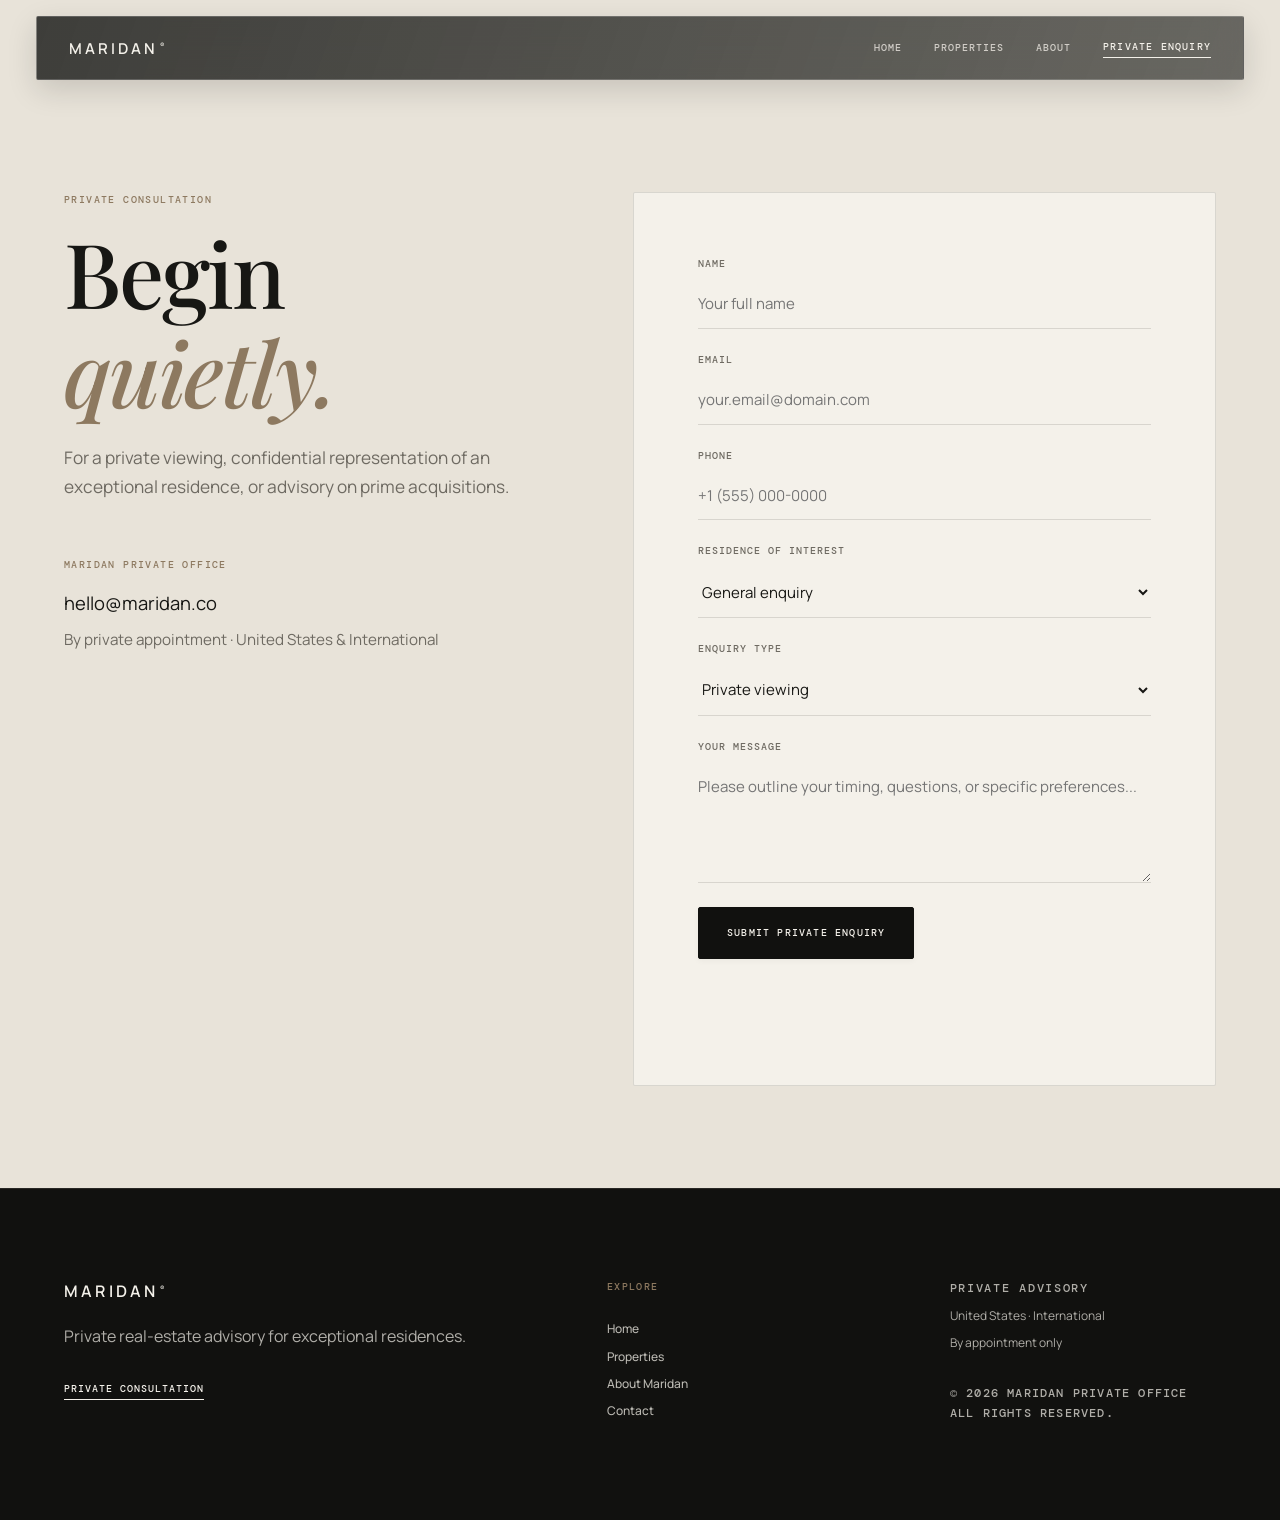
<file: contact.html>
<!doctype html>
<html lang="en">
<head>
  <meta charset="utf-8">
  <meta name="viewport" content="width=device-width,initial-scale=1">
  <meta name="description" content="Make a private property enquiry or request a confidential consultation with Maridan Private Office.">
  <title>Private Enquiry | MARIDAN</title>
  <link rel="canonical" href="contact.html">
  <link rel="stylesheet" href="styles.css">
</head>
<body>
  <header>
    <a class="brand" href="index.html">MARIDAN<sup>®</sup></a>
    <button class="menu" type="button" aria-controls="site-navigation" aria-expanded="false">MENU</button>
    <nav id="site-navigation">
      <a href="index.html">Home</a>
      <a href="properties.html">Properties</a>
      <a href="about.html">About</a>
      <a class="active" href="contact.html">Private enquiry</a>
    </nav>
  </header>

  <main id="main-content">
    <section class="contact">
      <div>
        <p class="eyebrow">Private consultation</p>
        <h1>Begin<br><em>quietly.</em></h1>
        <p class="lead">For a private viewing, confidential representation of an exceptional residence, or advisory on prime acquisitions.</p>
        <div style="margin-top: 3.5rem;">
          <p class="eyebrow">MARIDAN PRIVATE OFFICE</p>
          <p style="font-size: 1.15rem; margin: 0.5rem 0;">hello@maridan.co</p>
          <p style="color: var(--color-muted-dark); font-size: 0.95rem;">By private appointment · United States & International</p>
        </div>
      </div>
      <form data-enquiry-form novalidate>
        <label for="name">
          Name
          <input id="name" name="name" autocomplete="name" required placeholder="Your full name">
        </label>
        <label for="email">
          Email
          <input id="email" name="email" type="email" autocomplete="email" required placeholder="your.email@domain.com">
        </label>
        <label for="phone">
          Phone
          <input id="phone" name="phone" type="tel" autocomplete="tel" placeholder="+1 (555) 000-0000">
        </label>
        <label for="property">
          Residence of interest
          <select id="property" name="property">
            <option value="General enquiry">General enquiry</option>
          </select>
        </label>
        <label for="type">
          Enquiry type
          <select id="type" name="type">
            <option>Private viewing</option>
            <option>Acquiring a residence</option>
            <option>Confidential representation</option>
            <option>Private advisory consultation</option>
          </select>
        </label>
        <label for="message">
          Your message
          <textarea id="message" name="message" required placeholder="Please outline your timing, questions, or specific preferences..."></textarea>
        </label>
        <button class="button" type="submit">Submit private enquiry</button>
        <p class="form-status" data-form-status aria-live="polite"></p>
      </form>
    </section>
  </main>

  <footer>
    <div class="footer__brand">
      <a class="brand" href="index.html">MARIDAN<sup>®</sup></a>
      <p>Private real-estate advisory for exceptional residences.</p>
      <a class="text-link" href="contact.html">Private consultation</a>
    </div>
    <div class="footer__links">
      <p class="eyebrow">Explore</p>
      <a href="index.html">Home</a>
      <a href="properties.html">Properties</a>
      <a href="about.html">About Maridan</a>
      <a href="contact.html">Contact</a>
    </div>
    <div class="footer__details">
      <p class="eyebrow">Private advisory</p>
      <p>United States · International</p>
      <p>By appointment only</p>
      <p class="footer__legal">© 2026 Maridan Private Office<br>All rights reserved.</p>
    </div>
  </footer>

  <script src="app.js"></script>
</body>
</html>
</file>
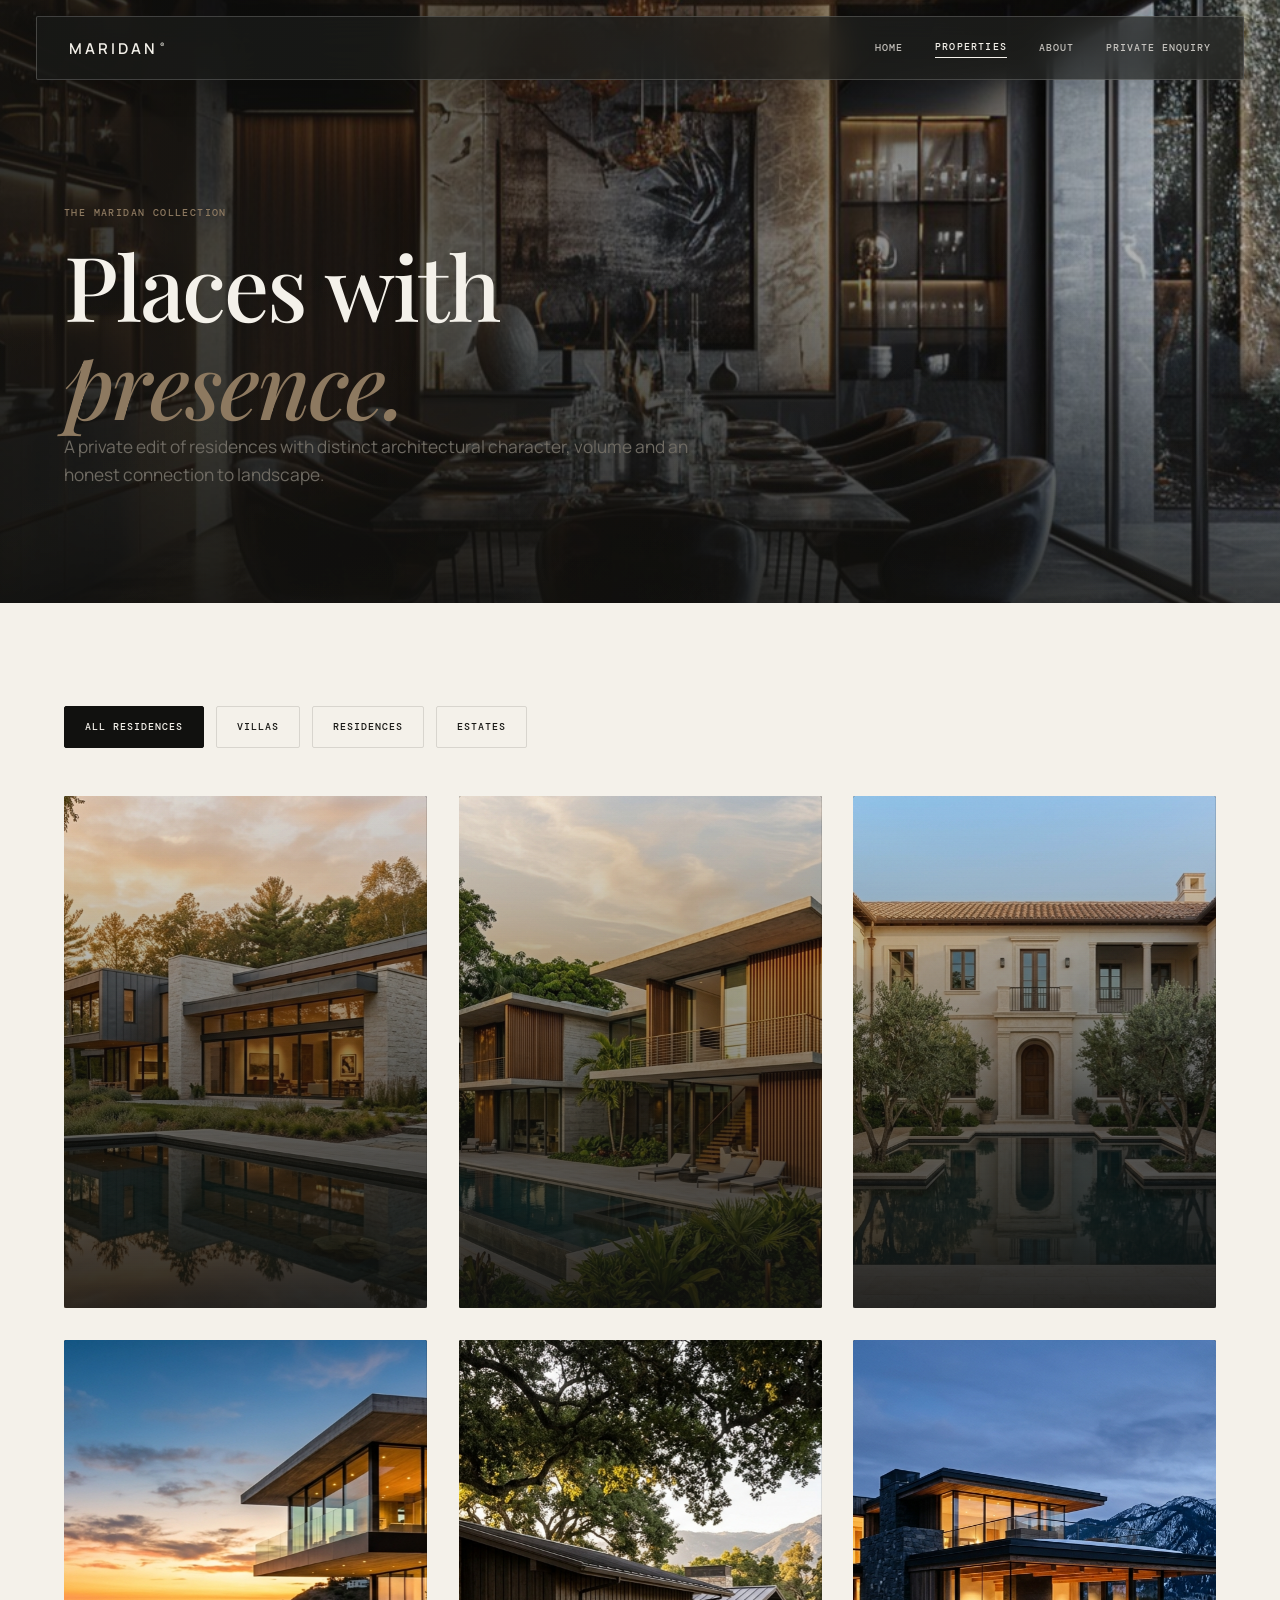
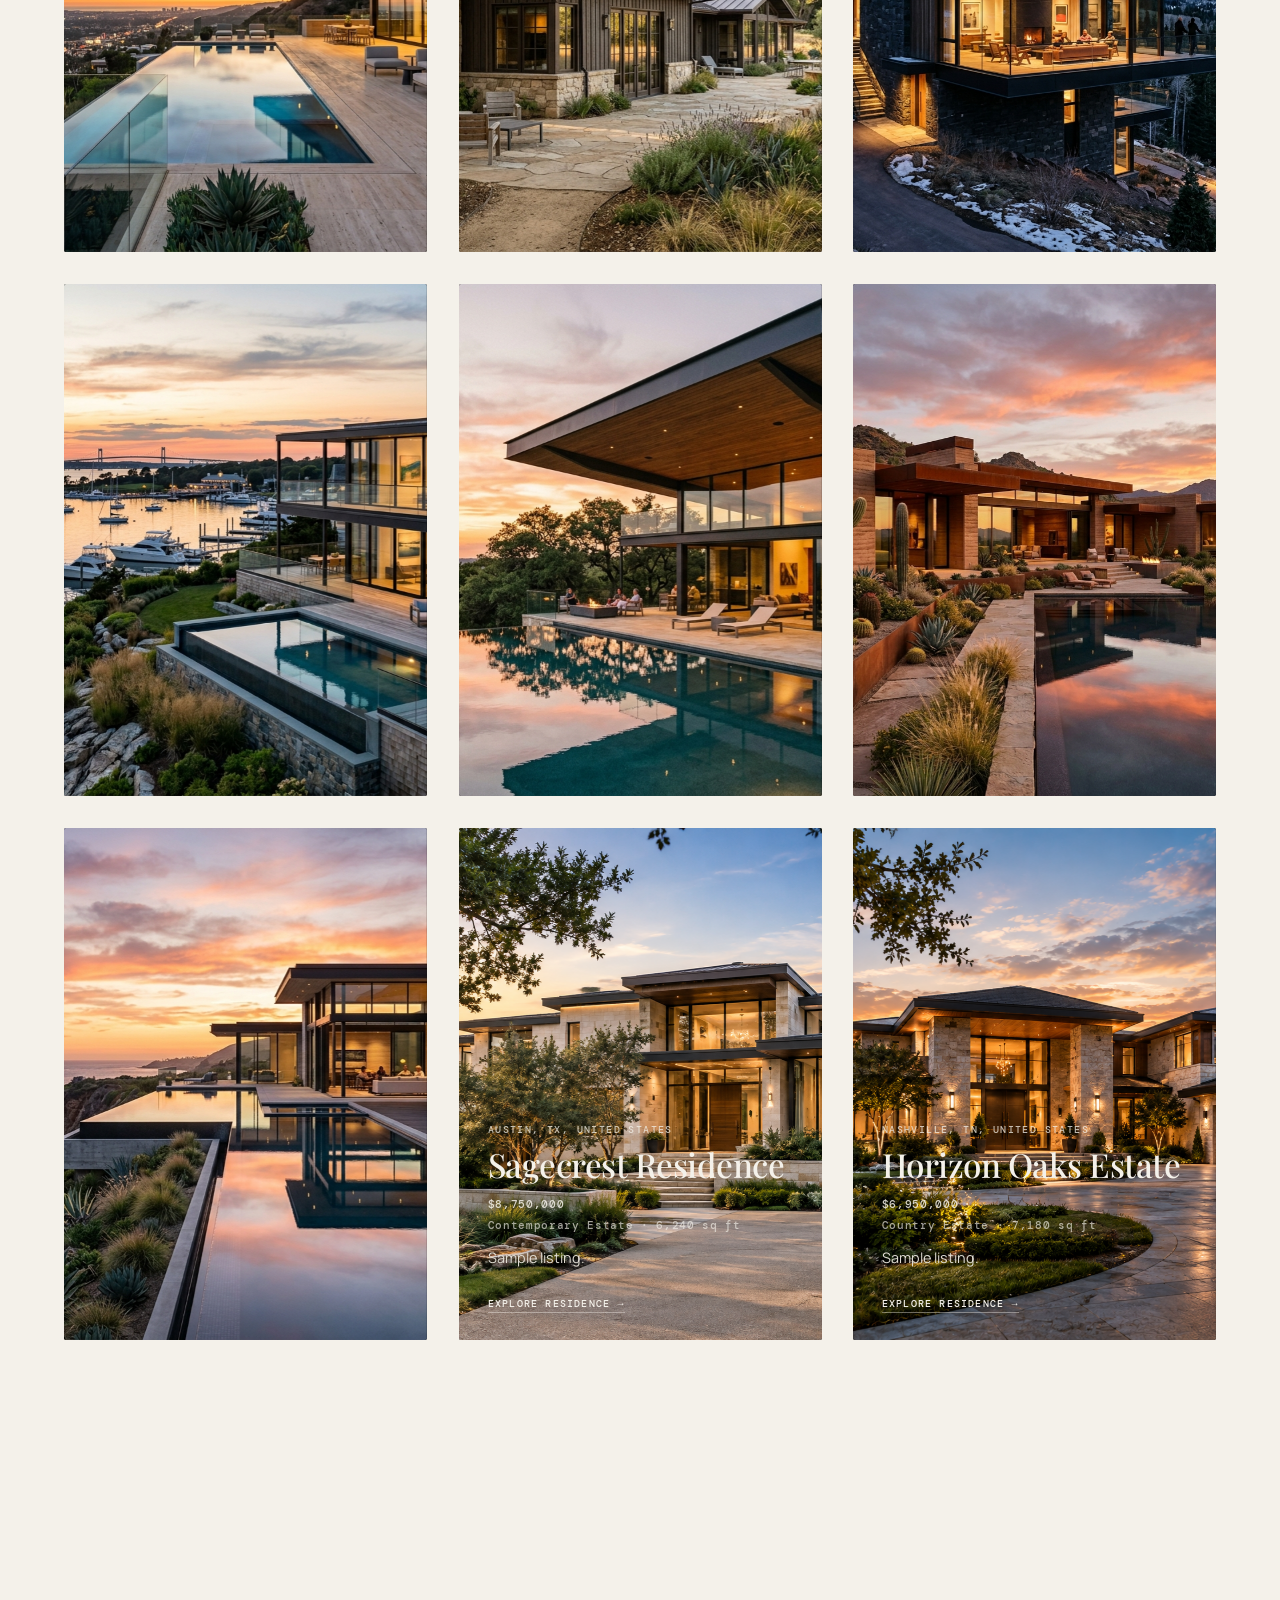
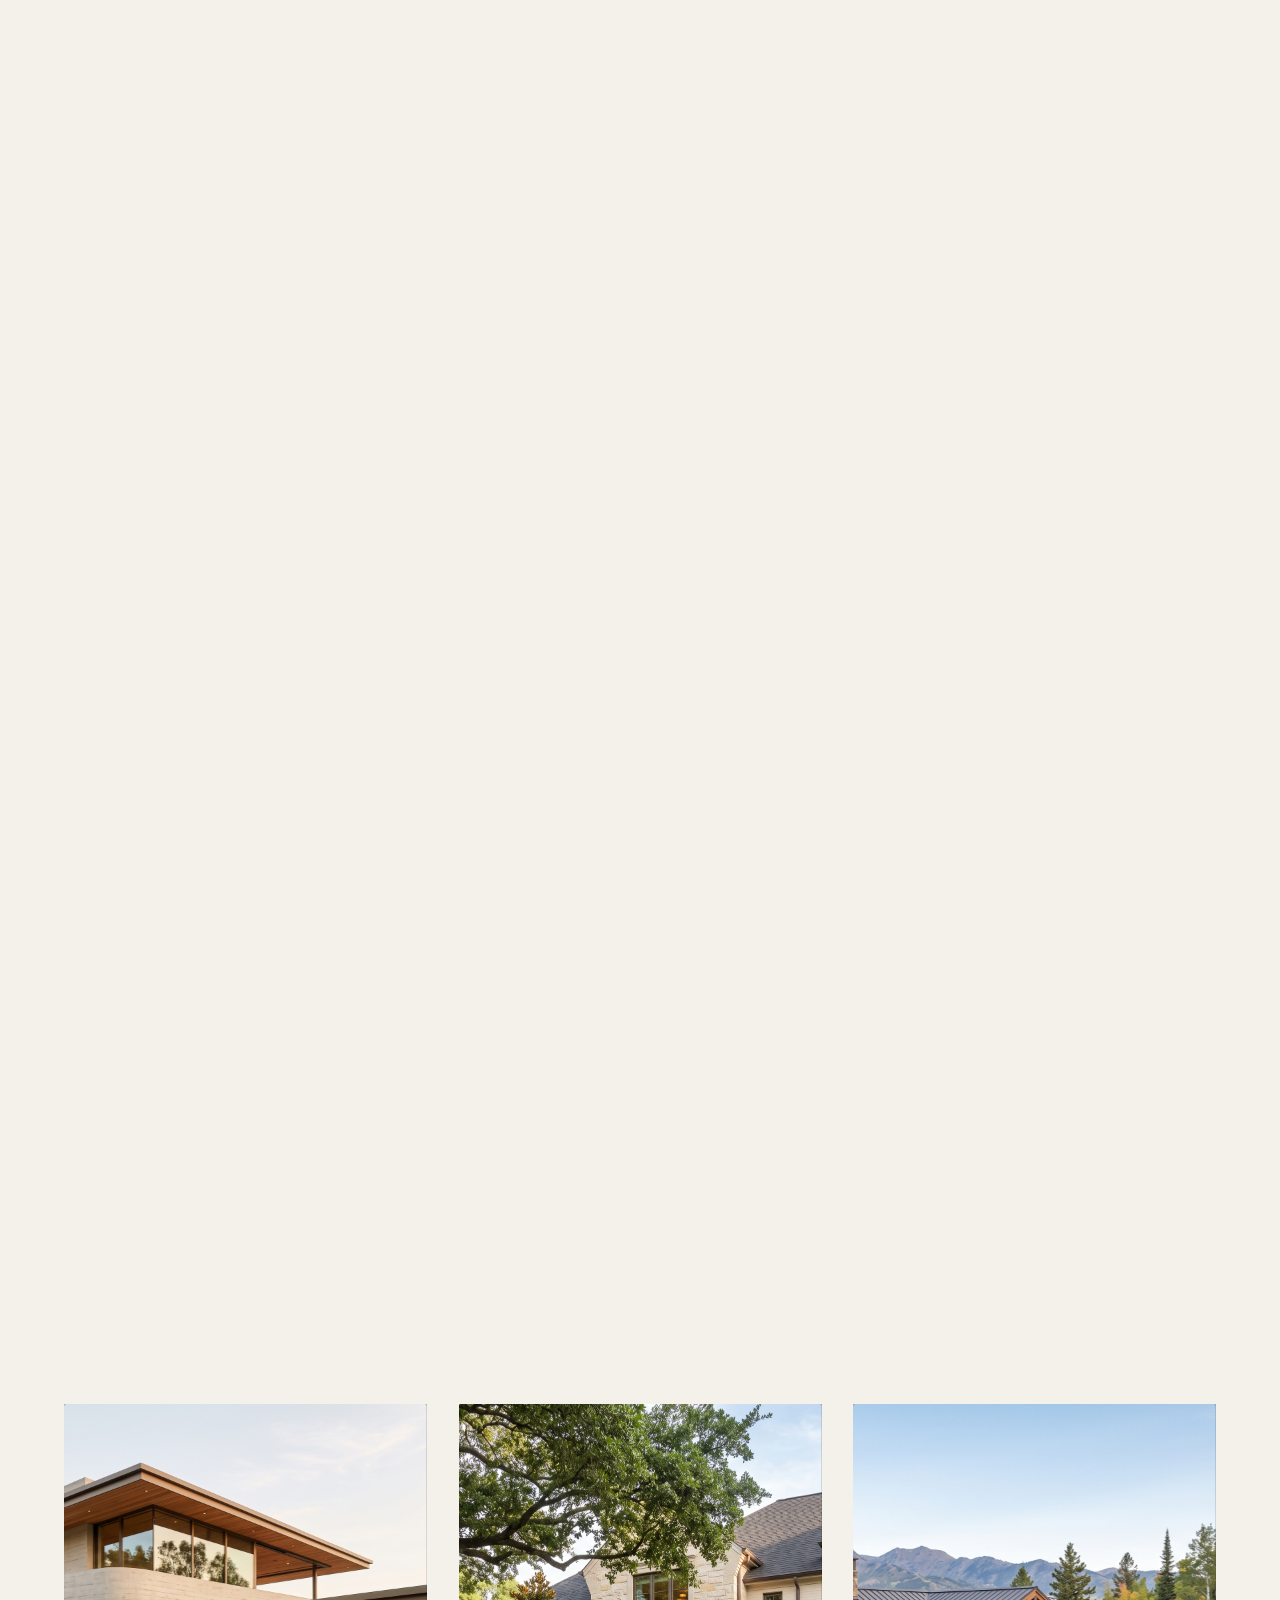
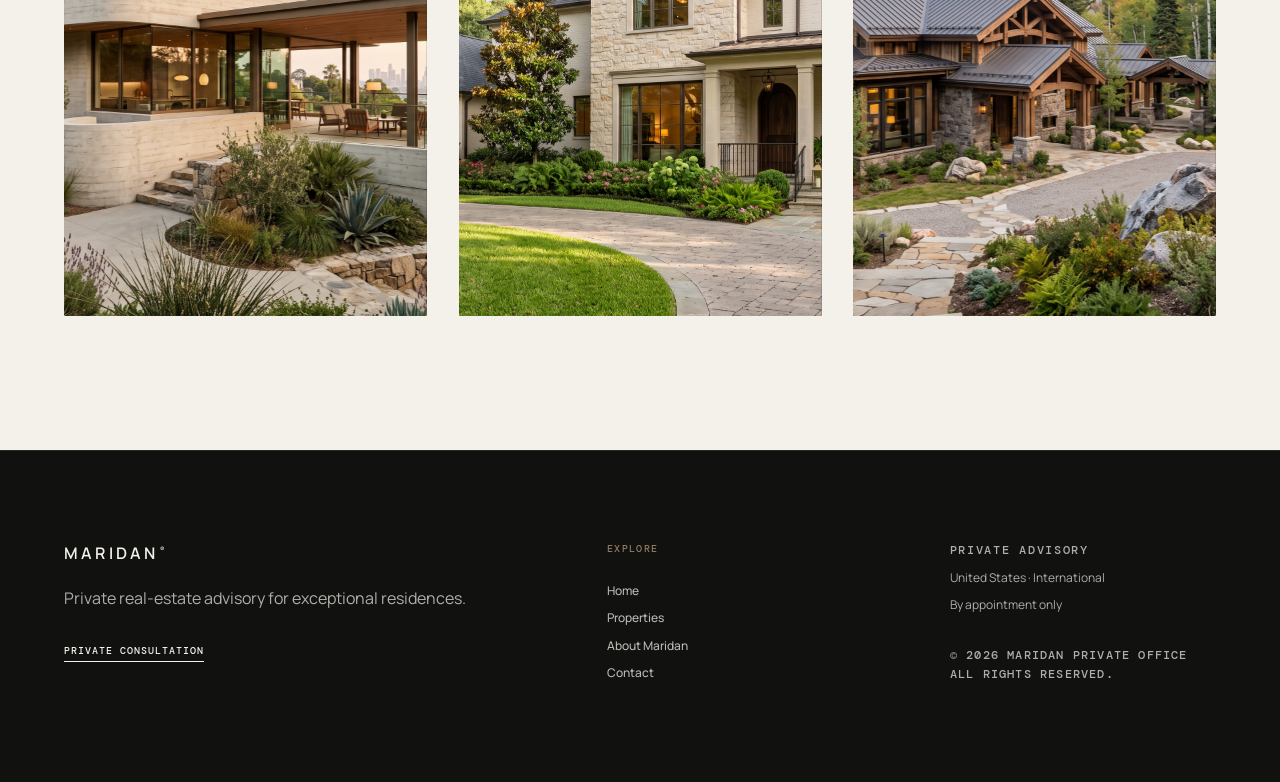
<file: properties.html>
<!doctype html>
<html lang="en">
<head>
  <meta charset="utf-8">
  <meta name="viewport" content="width=device-width,initial-scale=1">
  <meta name="description" content="Explore Maridan's considered collection of private residences and villas.">
  <title>Properties | MARIDAN</title>
  <link rel="canonical" href="properties.html">
  <link rel="stylesheet" href="styles.css">
</head>
<body>
  <header>
    <a class="brand" href="index.html">MARIDAN<sup>®</sup></a>
    <button class="menu" type="button" aria-controls="site-navigation" aria-expanded="false">MENU</button>
    <nav id="site-navigation">
      <a href="index.html">Home</a>
      <a class="active" href="properties.html">Properties</a>
      <a href="about.html">About</a>
      <a href="contact.html">Private enquiry</a>
    </nav>
  </header>

  <main id="main-content">
    <section class="page-hero">
      <div class="image-cover" style="background-image:url('assets/rooms/dining-room.jpg')"></div>
      <div>
        <p class="eyebrow">The Maridan Collection</p>
        <h1>Places with<br><em>presence.</em></h1>
        <p class="lead">A private edit of residences with distinct architectural character, volume and an honest connection to landscape.</p>
      </div>
    </section>

    <section class="collection-section">
      <div class="filters" aria-label="Filter residences">
        <button class="filter is-active" data-filter="All" type="button">All residences</button>
        <button class="filter" data-filter="Villa" type="button">Villas</button>
        <button class="filter" data-filter="Residence" type="button">Residences</button>
        <button class="filter" data-filter="Estate" type="button">Estates</button>
      </div>
      <div class="property-grid" data-property-gallery></div>
    </section>
  </main>

  <footer>
    <div class="footer__brand">
      <a class="brand" href="index.html">MARIDAN<sup>®</sup></a>
      <p>Private real-estate advisory for exceptional residences.</p>
      <a class="text-link" href="contact.html">Private consultation</a>
    </div>
    <div class="footer__links">
      <p class="eyebrow">Explore</p>
      <a href="index.html">Home</a>
      <a href="properties.html">Properties</a>
      <a href="about.html">About Maridan</a>
      <a href="contact.html">Contact</a>
    </div>
    <div class="footer__details">
      <p class="eyebrow">Private advisory</p>
      <p>United States · International</p>
      <p>By appointment only</p>
      <p class="footer__legal">© 2026 Maridan Private Office<br>All rights reserved.</p>
    </div>
  </footer>

  <script src="app.js"></script>
</body>
</html>
</file>
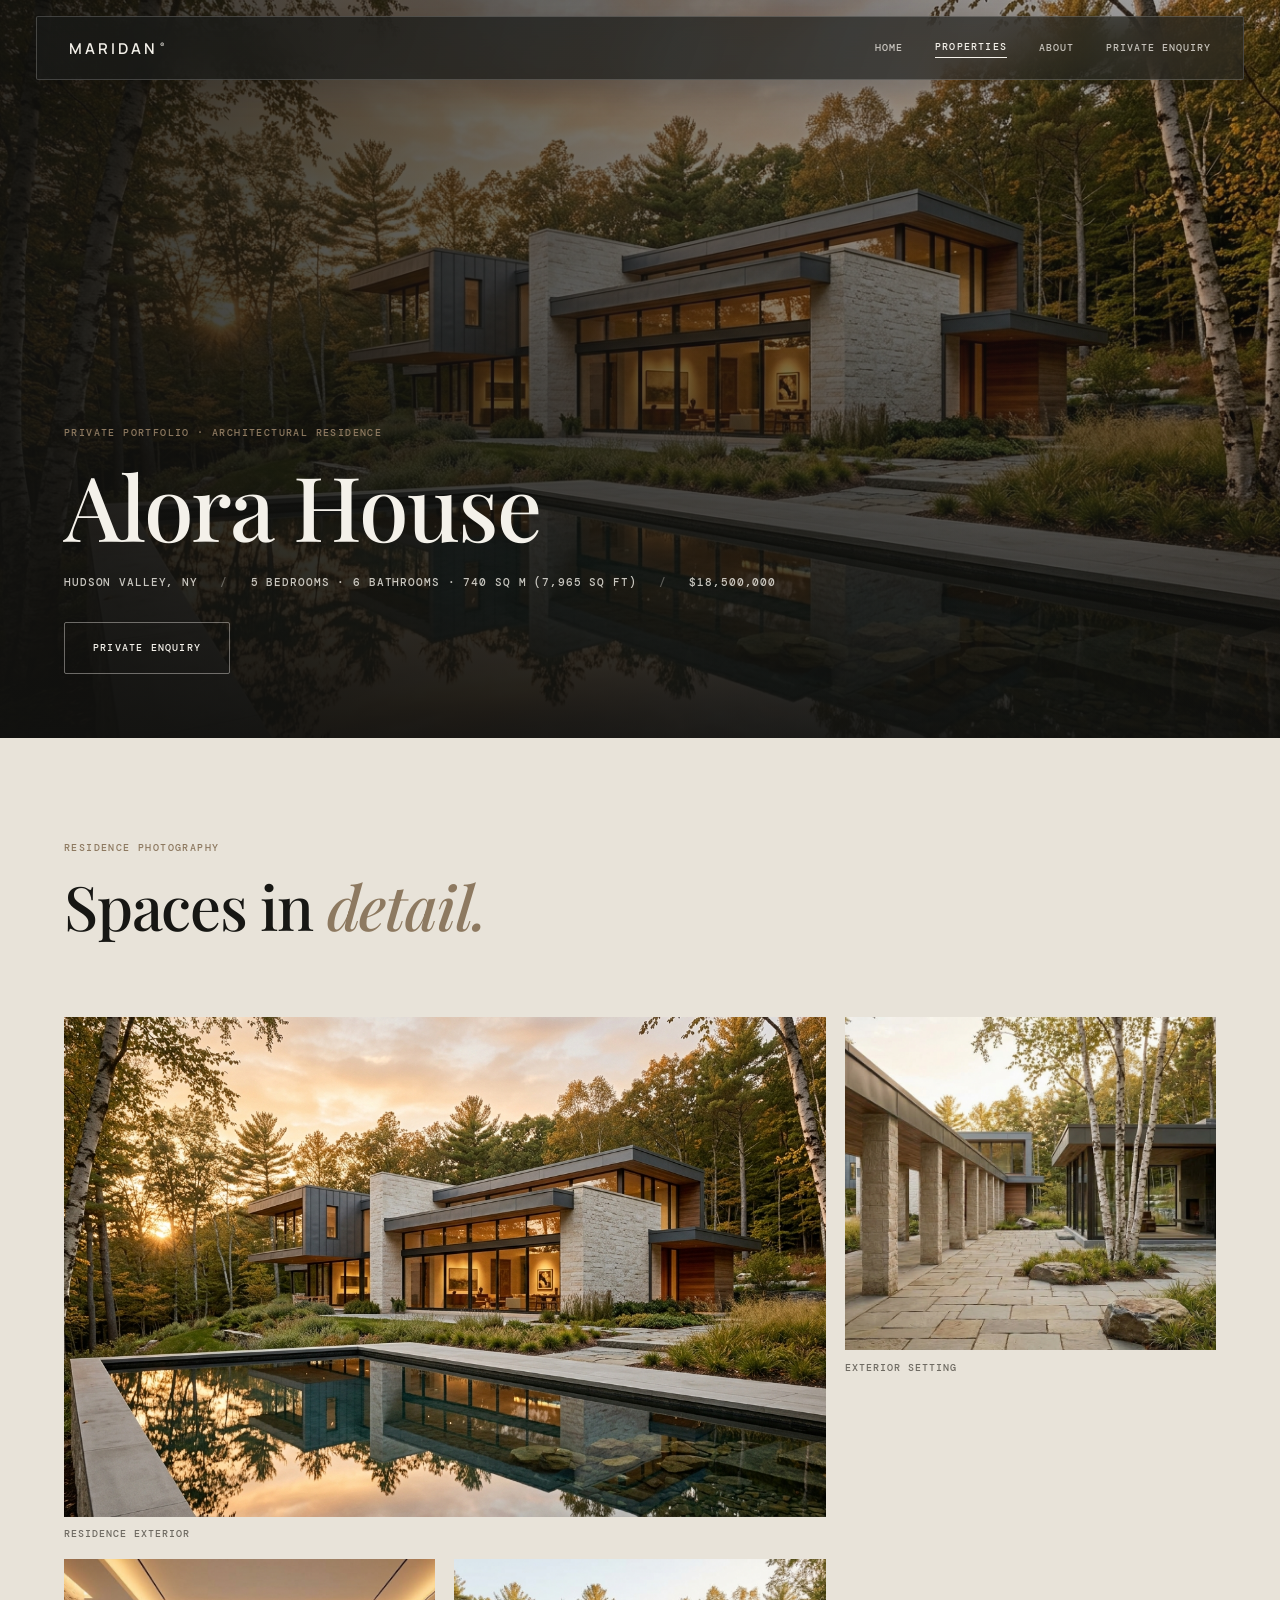
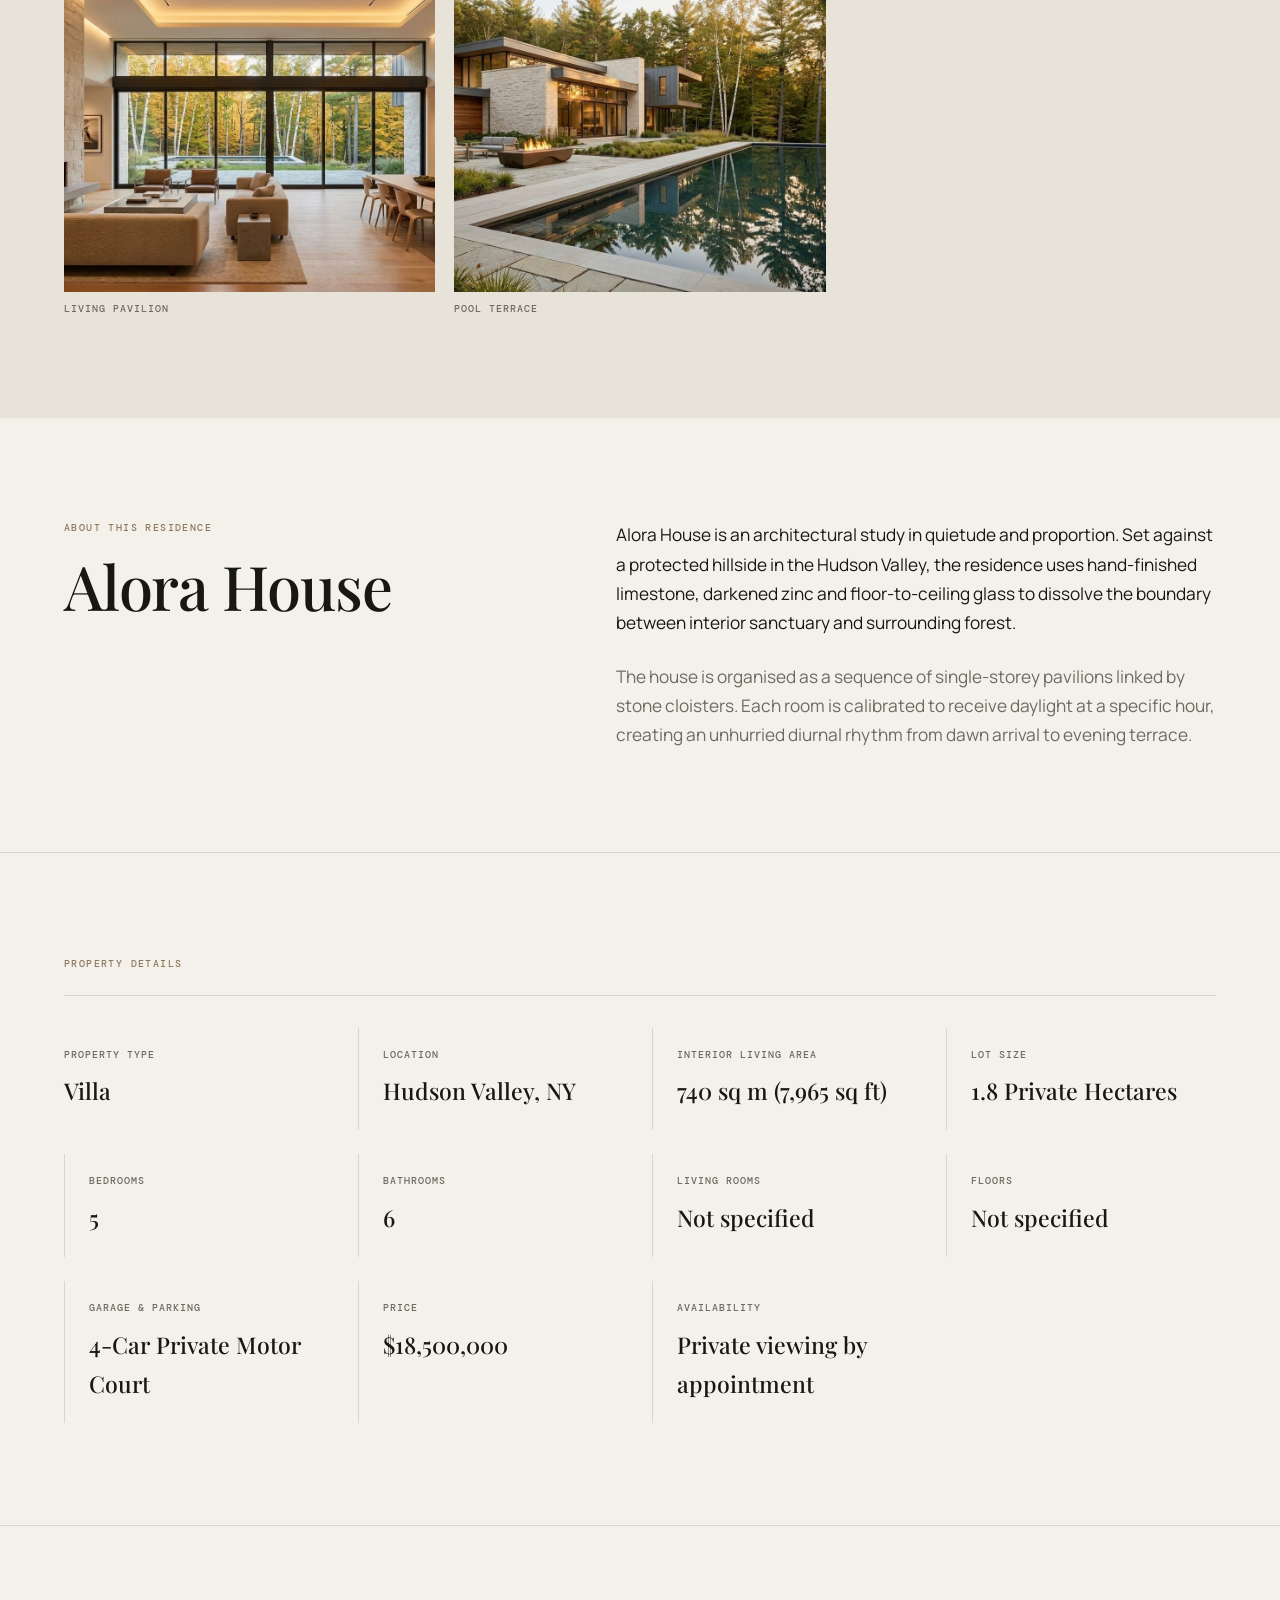
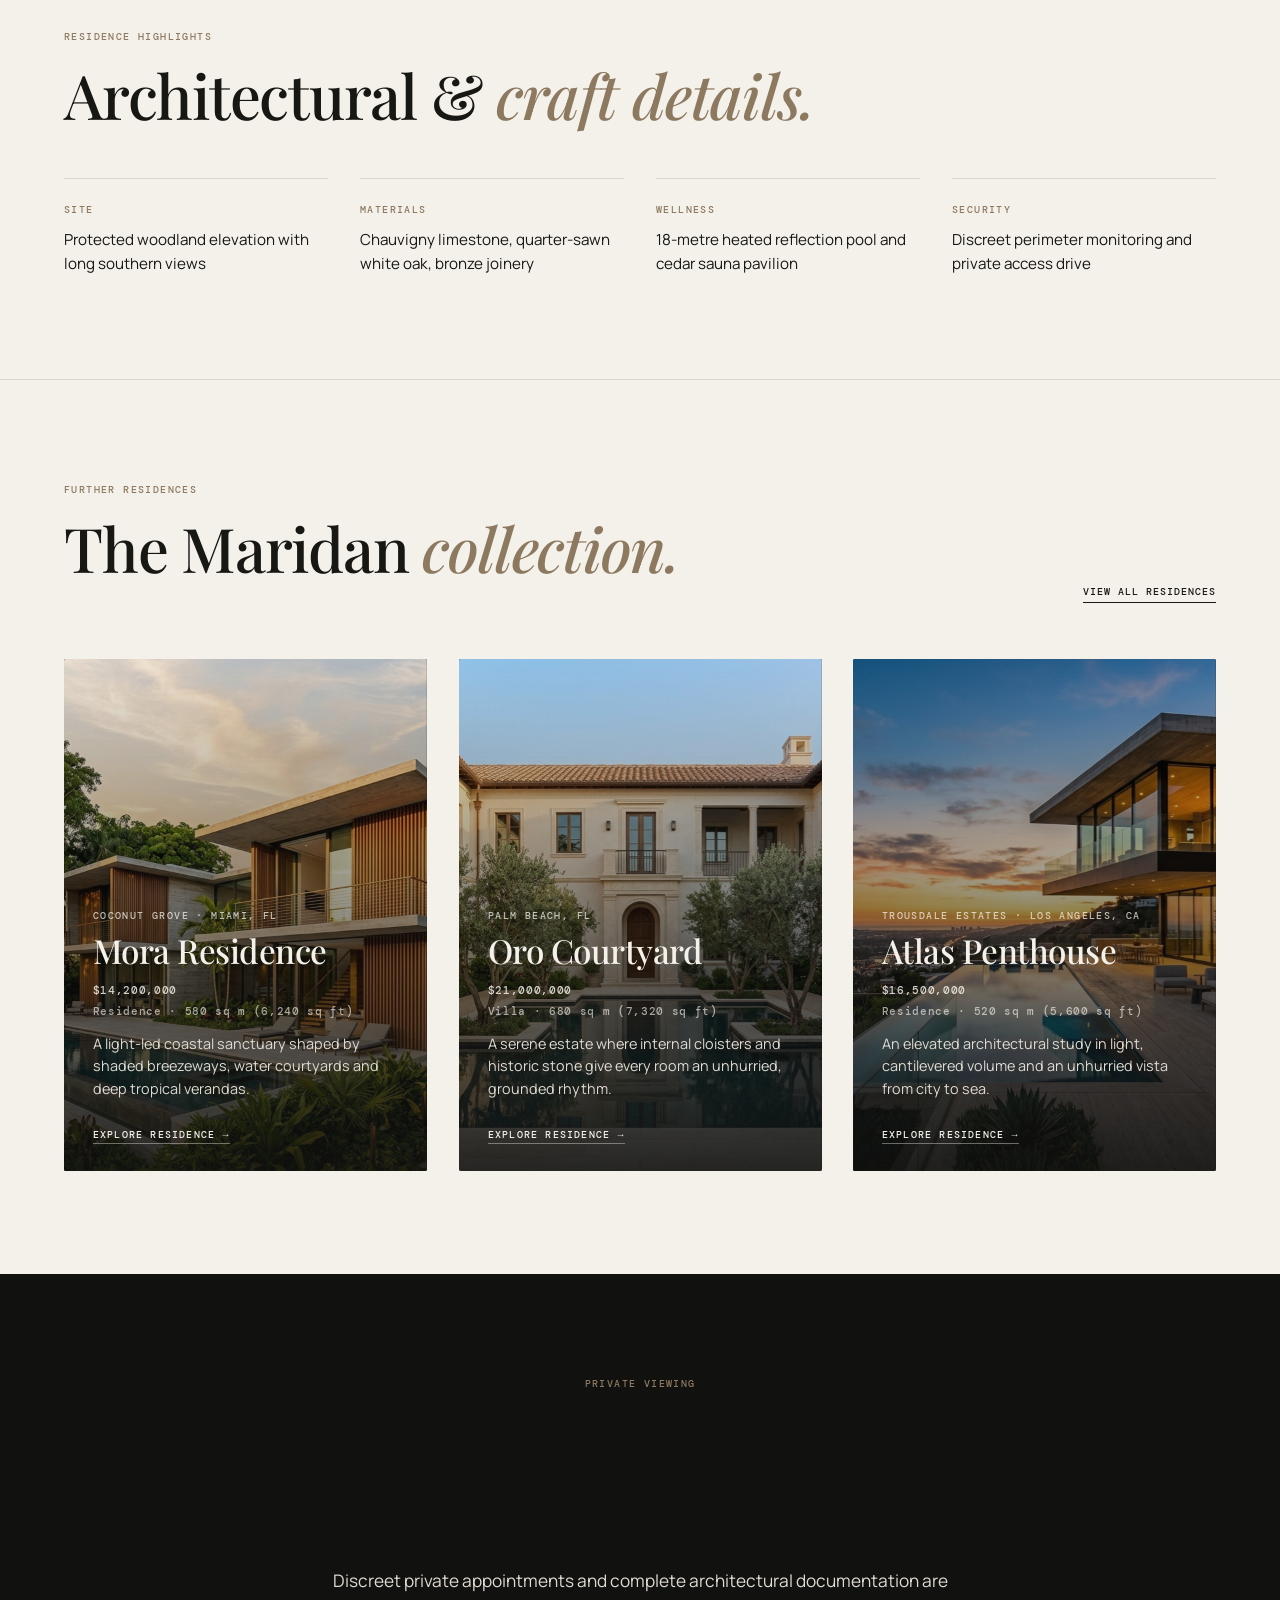
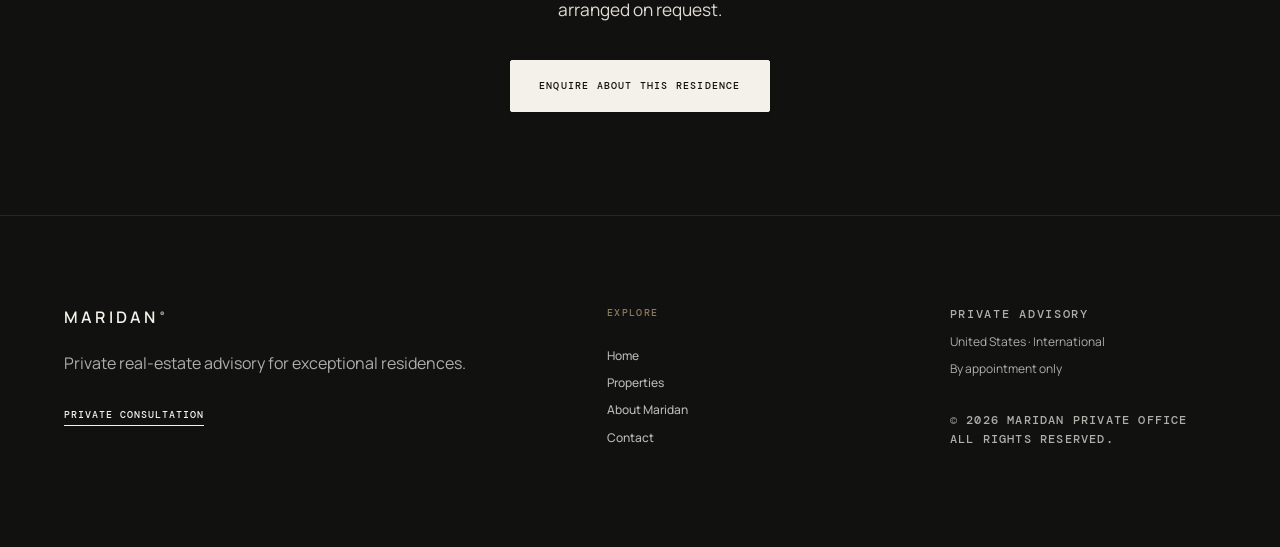
<file: property.html>
<!doctype html>
<html lang="en">
<head>
  <meta charset="utf-8">
  <meta name="viewport" content="width=device-width, initial-scale=1">
  <meta name="description" content="View a Maridan private residence — an architectural visual journey.">
  <title>Residence | MARIDAN</title>
  <link rel="canonical" href="property.html">
  <link rel="stylesheet" href="styles.css">
</head>
<body data-property-page>
  <header>
    <a class="brand" href="index.html">MARIDAN<sup>®</sup></a>
    <button class="menu" type="button" aria-controls="site-navigation" aria-expanded="false">MENU</button>
    <nav id="site-navigation">
      <a href="index.html">Home</a>
      <a class="active" href="properties.html">Properties</a>
      <a href="about.html">About</a>
      <a href="contact.html">Private enquiry</a>
    </nav>
  </header>

  <main id="main-content">
    <!-- Property Intro Hero: Initial presence and metadata -->
    <section class="detail-hero" aria-label="Residence introduction">
      <div class="image-cover" data-property-image></div>
      <div class="detail-hero__content">
        <p class="eyebrow">Private Portfolio · Architectural Residence</p>
        <p class="listing-disclaimer" data-property-sample-note hidden>Sample listing — imagery and availability are illustrative and must be verified.</p>
        <h1 data-property-field="name">Alora House</h1>
        <div class="property-identity__meta">
          <p data-property-field="location">New York, NY</p>
          <span class="meta-sep">/</span>
          <p data-property-field="specs-summary">5 Bedrooms · 6 Bathrooms · 740 sq m</p>
          <span class="meta-sep">/</span>
          <p data-property-field="price">Price upon request</p>
        </div>
        <div class="detail-hero__actions">
          <a class="button" href="#property-journey">Explore Residence Walkthrough ↓</a>
          <a class="button button--ghost" href="contact.html" data-property-enquire-link>Private Enquiry</a>
        </div>
      </div>
    </section>

    <section class="property-gallery-section" aria-labelledby="property-gallery-heading">
      <div class="section-head">
        <div>
          <p class="eyebrow" id="property-gallery-heading">Residence photography</p>
          <h2>Spaces in <em>detail.</em></h2>
        </div>
      </div>
      <div class="property-photo-gallery" data-property-gallery-images aria-live="polite"></div>
    </section>

    <!-- ARCHITECTURAL DOSSIER -->
    <section class="property-dossier" aria-labelledby="dossier-heading">
      <div>
        <p class="eyebrow">About this residence</p>
        <h2 id="dossier-heading" data-property-field="name">Alora House</h2>
      </div>
      <div class="property-dossier__copy">
        <p class="lead" data-property-field="description"></p>
        <p data-property-field="architecturalStory"></p>
      </div>
    </section>

    <!-- PROPERTY SPECIFICATIONS -->
    <section class="property-details" aria-labelledby="property-details-title">
      <p class="eyebrow" id="property-details-title">Property details</p>
      <div class="facts" data-property-facts aria-label="Property specifications"></div>
    </section>

    <!-- BESPOKE AMENITIES & ARCHITECTURAL HIGHLIGHTS -->
    <section class="property-amenities-section" aria-labelledby="amenities-heading">
      <div>
        <p class="eyebrow" id="amenities-heading">Residence highlights</p>
        <h2>Architectural & <em>craft details.</em></h2>
      </div>
      <div class="amenities-grid" data-property-amenities aria-label="Residence highlights"></div>
    </section>

    <!-- FURTHER RESIDENCES -->
    <section class="collection-section collection-section--related" aria-labelledby="related-heading">
      <div class="section-head">
        <div>
          <p class="eyebrow" id="related-heading">Further residences</p>
          <h2>The Maridan <em>collection.</em></h2>
        </div>
        <a class="text-link" href="properties.html">View all residences</a>
      </div>
      <div class="property-grid" data-related></div>
    </section>

    <!-- PRIVATE ENQUIRY CALL TO ACTION -->
    <section class="cta cta--enquiry dark">
      <div>
        <p class="eyebrow">Private viewing</p>
        <h2>Interested in this <em>residence?</em></h2>
        <p class="lead">Discreet private appointments and complete architectural documentation are arranged on request.</p>
        <a class="button" href="contact.html" data-property-cta>Enquire about this residence</a>
      </div>
    </section>
  </main>

  <footer>
    <div class="footer__brand">
      <a class="brand" href="index.html">MARIDAN<sup>®</sup></a>
      <p>Private real-estate advisory for exceptional residences.</p>
      <a class="text-link" href="contact.html">Private consultation</a>
    </div>
    <div class="footer__links">
      <p class="eyebrow">Explore</p>
      <a href="index.html">Home</a>
      <a href="properties.html">Properties</a>
      <a href="about.html">About Maridan</a>
      <a href="contact.html">Contact</a>
    </div>
    <div class="footer__details">
      <p class="eyebrow">Private advisory</p>
      <p>United States · International</p>
      <p>By appointment only</p>
      <p class="footer__legal">© 2026 Maridan Private Office<br>All rights reserved.</p>
    </div>
  </footer>

  <script src="app.js"></script>
</body>
</html>
</file>
<file: styles.css>
@import url('https://fonts.googleapis.com/css2?family=DM+Mono:ital,wght@0,400;0,500;1,400&family=Manrope:wght@400;500;600&family=Playfair+Display:ital,wght@0,500;0,600;1,500;1,600&display=swap');

/* ==========================================================================
   1. DESIGN TOKENS & RESET
   ========================================================================== */

:root {
  /* Architectural Colour System (Warm Ivory, Deep Charcoal, Near-Black) */
  --color-cream: #f4f1ea;
  --color-cream-deep: #e8e3d9;
  --color-black: #11110f;
  --color-black-soft: #181815;
  --color-text-dark: #171714;
  --color-text-light: #f4f1ea;
  --color-muted-dark: #6e6a62;
  --color-muted-light: #aca79c;
  --color-line-dark: rgba(17, 17, 15, 0.12);
  --color-line-light: rgba(244, 241, 234, 0.16);
  --color-overlay: rgba(17, 17, 15, 0.68);
  --color-overlay-deep: rgba(17, 17, 15, 0.86);
  --color-accent: #8d7960;

  /* Typography */
  --serif: 'Playfair Display', Georgia, serif;
  --sans: 'Manrope', Arial, sans-serif;
  --mono: 'DM Mono', monospace;

  /* Geometry & Layout */
  --button-height: 52px;
  --space: clamp(4.5rem, 8vw, 8.5rem);
  --gutter: clamp(1.5rem, 5vw, 5rem);
}

*, *::before, *::after {
  box-sizing: border-box;
}

html {
  scroll-behavior: smooth;
  -webkit-font-smoothing: antialiased;
  -moz-osx-font-smoothing: grayscale;
}

body {
  margin: 0;
  background-color: var(--color-cream);
  color: var(--color-text-dark);
  font: 15px/1.7 var(--sans);
  text-rendering: optimizeLegibility;
  font-feature-settings: "kern" 1;
}

a {
  color: inherit;
  text-decoration: none;
}

img {
  display: block;
  max-width: 100%;
}

button, input, select, textarea {
  font: inherit;
}

button {
  cursor: pointer;
  background: none;
  border: none;
}

/* ==========================================================================
   2. TYPOGRAPHY (Pristine kerning, no collision)
   ========================================================================== */

h1, h2, h3, p {
  margin-top: 0;
}

h1, h2, h3 {
  font-family: var(--serif);
  font-weight: 500;
  color: var(--color-text-dark);
  overflow-wrap: normal;
  word-break: normal;
  hyphens: none;
}

h1 {
  font-size: clamp(3.2rem, 7vw, 6.4rem);
  line-height: 1.1;
  letter-spacing: -0.025em;
  margin-bottom: 1.5rem;
}

h2 {
  font-size: clamp(2.4rem, 4.8vw, 4.4rem);
  line-height: 1.14;
  letter-spacing: -0.02em;
  margin-bottom: 1.25rem;
}

h3 {
  font-size: clamp(1.6rem, 2.6vw, 2.5rem);
  line-height: 1.2;
  letter-spacing: -0.015em;
  margin-bottom: 0.85rem;
}

em {
  font-style: italic;
  font-weight: 500;
  color: var(--color-accent);
}

.eyebrow {
  display: block;
  margin-bottom: 1rem;
  font: 500 10px/1.5 var(--mono);
  letter-spacing: 0.14em;
  text-transform: uppercase;
  color: var(--color-accent);
}

.lead {
  font-size: clamp(1.05rem, 1.35vw, 1.25rem);
  line-height: 1.65;
  color: var(--color-muted-dark);
  max-width: 42rem;
}

/* Dark Section Typography Overrides */
.dark,
.property-scroll-container,
.property-showcase,
footer {
  color: var(--color-text-light);
}

.dark h1, .dark h2, .dark h3,
.property-scroll-container h1, .property-scroll-container h2, .property-scroll-container h3,
footer h1, footer h2, footer h3 {
  color: var(--color-text-light);
}

.dark .eyebrow,
.property-scroll-container .eyebrow {
  color: var(--color-accent);
}

.dark .lead,
.dark p {
  color: #dfdbd2;
}

/* ==========================================================================
   3. BUTTONS & INTERACTIVE ELEMENTS (Uniform 52px height)
   ========================================================================== */

.button {
  display: inline-flex;
  align-items: center;
  justify-content: center;
  min-height: var(--button-height);
  padding: 0 28px;
  border: 1px solid var(--color-black);
  border-radius: 2px;
  background-color: var(--color-black);
  color: var(--color-text-light);
  font: 500 10px/1 var(--mono);
  letter-spacing: 0.12em;
  text-transform: uppercase;
  text-decoration: none;
  cursor: pointer;
  white-space: nowrap;
  transform: translate3d(0, 0, 0) scale(1);
  box-shadow: 0 2px 6px rgba(0, 0, 0, 0.04);
  transition: background-color 0.25s ease, border-color 0.25s ease, color 0.25s ease, transform 0.3s cubic-bezier(0.2, 0.7, 0.2, 1), box-shadow 0.3s cubic-bezier(0.2, 0.7, 0.2, 1);
  will-change: transform;
}

.button:hover,
.button:focus-visible {
  background-color: var(--color-accent);
  border-color: var(--color-accent);
  color: #fff;
  transform: translate3d(0, -2px, 6px) scale(1.01);
  box-shadow: 0 8px 20px rgba(0, 0, 0, 0.16);
  outline: none;
}

.button:active {
  transform: translate3d(0, 0, 0) scale(1);
  box-shadow: 0 2px 6px rgba(0, 0, 0, 0.08);
}

.button--ghost {
  background-color: transparent;
  border-color: var(--color-black);
  color: var(--color-text-dark);
}

.button--ghost:hover,
.button--ghost:focus-visible {
  background-color: var(--color-black);
  border-color: var(--color-black);
  color: var(--color-text-light);
  transform: translate3d(0, -2px, 6px) scale(1.01);
  box-shadow: 0 8px 20px rgba(0, 0, 0, 0.14);
}

/* Dark Mode & CTA Buttons */
.dark .button,
.cta .button,
.detail-hero .button {
  background-color: var(--color-cream);
  border-color: var(--color-cream);
  color: var(--color-black);
}

.dark .button:hover,
.dark .button:focus-visible,
.cta .button:hover,
.cta .button:focus-visible,
.detail-hero .button:hover,
.detail-hero .button:focus-visible {
  background-color: transparent;
  border-color: var(--color-cream);
  color: var(--color-cream);
}

.detail-hero .button--ghost {
  background-color: transparent;
  border-color: rgba(244, 241, 234, 0.4);
  color: var(--color-cream);
}

.detail-hero .button--ghost:hover,
.detail-hero .button--ghost:focus-visible {
  background-color: var(--color-cream);
  border-color: var(--color-cream);
  color: var(--color-black);
}

.text-link {
  display: inline-flex;
  align-items: center;
  gap: 0.5rem;
  padding-bottom: 4px;
  border-bottom: 1px solid currentColor;
  font: 500 10px/1.2 var(--mono);
  letter-spacing: 0.1em;
  text-transform: uppercase;
  transition: color 0.25s ease, border-color 0.25s ease;
}

.text-link:hover,
.text-link:focus-visible {
  color: var(--color-accent);
  border-color: var(--color-accent);
  outline: none;
}

/* ==========================================================================
   4. NAVIGATION & HEADER (Smoked Architectural Glass)
   ========================================================================== */

header {
  position: fixed;
  top: 16px;
  left: clamp(12px, 3vw, 36px);
  right: clamp(12px, 3vw, 36px);
  z-index: 100;
  display: flex;
  align-items: center;
  justify-content: space-between;
  height: 64px;
  padding: 0 clamp(18px, 2.5vw, 36px);
  background: linear-gradient(110deg, rgba(24, 25, 23, 0.82), rgba(36, 37, 34, 0.65));
  border: 1px solid rgba(255, 255, 255, 0.18);
  border-radius: 2px;
  box-shadow: 0 10px 30px rgba(0, 0, 0, 0.14);
  backdrop-filter: blur(18px) saturate(110%);
  -webkit-backdrop-filter: blur(18px) saturate(110%);
  color: var(--color-text-light);
}

.brand {
  font: 600 15px var(--sans);
  letter-spacing: 0.2em;
  color: var(--color-text-light);
  white-space: nowrap;
}

.brand sup {
  font-size: 7px;
  margin-left: 2px;
}

nav {
  display: flex;
  align-items: center;
  gap: clamp(1.2rem, 2.5vw, 2.8rem);
  font: 500 10px/1 var(--mono);
  letter-spacing: 0.1em;
  text-transform: uppercase;
}

nav a {
  position: relative;
  padding: 6px 0;
  color: rgba(244, 241, 234, 0.76);
  transition: color 0.25s ease, transform 0.25s cubic-bezier(0.2, 0.7, 0.2, 1), letter-spacing 0.25s ease;
  transform: translate3d(0, 0, 0);
}

nav a::after {
  content: '';
  position: absolute;
  left: 0;
  right: 0;
  bottom: 0;
  height: 1px;
  background-color: var(--color-cream);
  transform: scaleX(0);
  transform-origin: right;
  transition: transform 0.3s cubic-bezier(0.2, 0.7, 0.2, 1);
}

nav a:hover,
nav a:focus-visible,
nav a.active {
  color: var(--color-text-light);
  transform: translate3d(0, -1px, 2px);
  letter-spacing: 0.12em;
  outline: none;
}

nav a:hover::after,
nav a:focus-visible::after,
nav a.active::after {
  transform: scaleX(1);
  transform-origin: left;
}

.menu {
  display: none;
  color: var(--color-text-light);
  font: 500 10px var(--mono);
  letter-spacing: 0.12em;
  text-transform: uppercase;
  padding: 8px 0;
}

/* ==========================================================================
   5. COVER IMAGES & HERO SECTIONS
   ========================================================================== */

.image-cover {
  background-position: center;
  background-size: cover;
  background-repeat: no-repeat;
}

.hero {
  position: relative;
  min-height: 720px;
  height: 100svh;
  display: flex;
  align-items: flex-end;
  padding: 10vw var(--gutter) clamp(4rem, 8vh, 6rem);
  color: var(--color-text-light);
  overflow: hidden;
  background-color: var(--color-black);
}

.hero-video {
  position: absolute;
  inset: 0;
  width: 100%;
  height: 100%;
  object-fit: cover;
  z-index: 0;
}

.hero::after {
  content: '';
  position: absolute;
  inset: 0;
  z-index: 1;
  background: linear-gradient(90deg, rgba(17, 17, 15, 0.88) 0%, rgba(17, 17, 15, 0.45) 50%, transparent 80%),
              linear-gradient(0deg, rgba(17, 17, 15, 0.85) 0%, transparent 55%);
}

.hero__copy {
  position: relative;
  z-index: 2;
  max-width: 52rem;
}

.hero__copy h1 {
  color: var(--color-text-light);
}

.hero__copy .lead {
  color: #dfdbd2;
  margin: 1.5rem 0 2rem;
}

.hero__details {
  position: absolute;
  z-index: 2;
  right: var(--gutter);
  bottom: clamp(3rem, 6vh, 5rem);
  font: 500 10px var(--mono);
  letter-spacing: 0.14em;
  color: rgba(244, 241, 234, 0.7);
}

.hero__details span {
  margin-left: 1.5rem;
}

/* Generic Page Hero */
.page-hero {
  position: relative;
  min-height: 52vh;
  padding: clamp(10rem, 16vw, 13rem) var(--gutter) clamp(4rem, 8vw, 6rem);
  display: flex;
  align-items: flex-end;
  color: var(--color-text-light);
  background-color: var(--color-black);
  overflow: hidden;
}

.page-hero .image-cover {
  position: absolute;
  inset: 0;
  z-index: 0;
}

.page-hero::before {
  content: '';
  position: absolute;
  inset: 0;
  z-index: 1;
  background: linear-gradient(90deg, rgba(17, 17, 15, 0.86) 0%, rgba(17, 17, 15, 0.52) 60%, rgba(17, 17, 15, 0.2) 100%),
              linear-gradient(0deg, rgba(17, 17, 15, 0.75) 0%, transparent 60%);
}

.page-hero > * {
  position: relative;
  z-index: 2;
}

.page-hero h1 {
  color: var(--color-text-light);
  margin-bottom: 0;
}

/* ==========================================================================
   6. PROPERTY DETAIL: INTRO HERO
   ========================================================================== */

.detail-hero {
  position: relative;
  min-height: 82vh;
  display: flex;
  align-items: flex-end;
  padding: clamp(10rem, 15vw, 12rem) var(--gutter) clamp(4rem, 7vh, 6rem);
  background-color: var(--color-black);
  color: var(--color-text-light);
  overflow: hidden;
}

.detail-hero .image-cover {
  position: absolute;
  inset: 0;
  z-index: 0;
}

.detail-hero.has-fallback-hero {
  background-color: var(--color-black);
  background-image: 
    radial-gradient(ellipse at 75% 35%, rgba(141, 121, 96, 0.14) 0%, transparent 60%),
    linear-gradient(160deg, #1d1c18 0%, var(--color-black-soft) 50%, var(--color-black) 100%);
}

.detail-hero.has-fallback-hero .image-cover.is-fallback {
  background-image: 
    radial-gradient(circle at 70% 35%, rgba(141, 121, 96, 0.1) 0%, transparent 65%),
    linear-gradient(180deg, rgba(27, 26, 23, 0.4) 0%, rgba(17, 17, 15, 0.92) 100%) !important;
}

.detail-hero::after {
  content: '';
  position: absolute;
  inset: 0;
  z-index: 1;
  background: linear-gradient(90deg, rgba(17, 17, 15, 0.88) 0%, rgba(17, 17, 15, 0.52) 55%, rgba(17, 17, 15, 0.25) 100%),
              linear-gradient(0deg, rgba(17, 17, 15, 0.88) 0%, transparent 60%);
}

.detail-hero__content {
  position: relative;
  z-index: 2;
  max-width: 54rem;
}

.detail-hero__content h1 {
  color: var(--color-text-light);
  margin-bottom: 1.25rem;
}

.property-identity__meta {
  display: flex;
  flex-wrap: wrap;
  align-items: center;
  gap: 0.6rem 1.4rem;
  font: 500 11px/1.4 var(--mono);
  letter-spacing: 0.08em;
  text-transform: uppercase;
  color: rgba(244, 241, 234, 0.8);
  margin-bottom: 2rem;
}

.property-identity__meta p {
  margin: 0;
}

.meta-sep {
  opacity: 0.4;
}

.detail-hero__actions {
  display: flex;
  flex-wrap: wrap;
  gap: 1rem;
}

/* ==========================================================================
   7. CINEMATIC PROPERTY SCROLL ENGINE (PINNED ARCHITECTURAL JOURNEY)
   ========================================================================== */

.property-scroll-container {
  position: relative;
  /* Scroll distance dynamically controlled by JS based on number of scenes */
  height: calc(100vh * var(--scroll-height-factor, 6.6));
  background-color: var(--color-black);
  isolation: isolate;
}

.property-viewport {
  position: sticky;
  top: 0;
  left: 0;
  width: 100%;
  height: 100vh;
  height: 100svh;
  overflow: hidden;
  background-color: var(--color-black);
  color: var(--color-text-light);
  isolation: isolate;
}

/* Persistent Architectural Header Bar (Never disappears during scroll) */
.property-viewport__header {
  position: absolute;
  top: 0;
  left: 0;
  right: 0;
  z-index: 30;
  display: flex;
  align-items: center;
  justify-content: space-between;
  gap: 2rem;
  padding: 2.2rem var(--gutter) 2rem;
  background: linear-gradient(180deg, rgba(17, 17, 15, 0.9) 0%, rgba(17, 17, 15, 0.5) 60%, transparent 100%);
  pointer-events: none;
}

.property-viewport__header * {
  pointer-events: auto;
}

.property-viewport__identity {
  display: flex;
  align-items: baseline;
  gap: 0.75rem;
}

.property-viewport__brand {
  font: 600 13px var(--sans);
  letter-spacing: 0.18em;
  color: rgba(244, 241, 234, 0.8);
}

.property-viewport__sep {
  opacity: 0.35;
  font-family: var(--mono);
}

.property-viewport__residence {
  font-family: var(--serif);
  font-size: 1.35rem;
  font-weight: 500;
  letter-spacing: -0.01em;
  color: var(--color-text-light);
}

.property-viewport__specs {
  display: flex;
  align-items: center;
  gap: 0.85rem;
  font: 500 10px var(--mono);
  letter-spacing: 0.08em;
  text-transform: uppercase;
  color: rgba(244, 241, 234, 0.7);
}

.property-viewport__dot {
  opacity: 0.4;
}

.property-viewport__price {
  font-family: var(--serif);
  font-size: 1.15rem;
  font-weight: 500;
  text-transform: none;
  letter-spacing: 0;
  color: var(--color-text-light);
  margin-left: 0.4rem;
}

/* Scenes Layer */
.property-viewport__scenes {
  position: absolute;
  inset: 0;
  z-index: 10;
}

.property-scene {
  position: absolute;
  inset: 0;
  opacity: 0;
  visibility: hidden;
  pointer-events: none;
  will-change: opacity;
}

.property-scene.is-active {
  visibility: visible;
  pointer-events: auto;
}

.property-scene__image-wrapper {
  position: absolute;
  inset: 0;
  overflow: hidden;
}

.property-scene__image {
  position: absolute;
  inset: 0;
  background-position: center;
  background-size: cover;
  background-repeat: no-repeat;
  will-change: transform;
}

.property-scene__overlay {
  position: absolute;
  inset: 0;
  background: linear-gradient(90deg, rgba(17, 17, 15, 0.86) 0%, rgba(17, 17, 15, 0.48) 50%, rgba(17, 17, 15, 0.18) 85%),
              linear-gradient(0deg, rgba(17, 17, 15, 0.88) 0%, transparent 60%);
}

.property-scene__content {
  position: absolute;
  left: var(--gutter);
  bottom: clamp(6.5rem, 14vh, 9.5rem);
  max-width: min(40rem, 86vw);
  z-index: 20;
  color: var(--color-text-light);
}

.property-scene__badge {
  display: inline-block;
  margin-bottom: 1rem;
  font: 500 10px/1 var(--mono);
  letter-spacing: 0.16em;
  text-transform: uppercase;
  color: var(--color-accent);
}

.property-scene__title {
  margin: 0 0 1.1rem;
  font-family: var(--serif);
  font-size: clamp(2.4rem, 5.5vw, 4.6rem);
  font-weight: 500;
  line-height: 1.1;
  letter-spacing: -0.025em;
  color: var(--color-text-light);
}

.property-scene__text {
  max-width: 32rem;
  margin: 0 0 1.4rem;
  font-size: clamp(0.95rem, 1.25vw, 1.15rem);
  line-height: 1.65;
  color: #dfdbd2;
}

.property-scene__meta {
  display: flex;
  flex-wrap: wrap;
  gap: 1rem;
  font: 500 9px var(--mono);
  letter-spacing: 0.1em;
  text-transform: uppercase;
  color: rgba(244, 241, 234, 0.65);
}

.property-scene__meta span::before {
  content: '·';
  margin-right: 0.5rem;
  color: var(--color-accent);
}

/* Bottom HUD Control Bar */
.property-viewport__hud {
  position: absolute;
  left: 0;
  right: 0;
  bottom: 0;
  z-index: 30;
  display: flex;
  align-items: center;
  justify-content: space-between;
  gap: 2rem;
  padding: 1.8rem var(--gutter) 2.2rem;
  background: linear-gradient(0deg, rgba(17, 17, 15, 0.9) 0%, rgba(17, 17, 15, 0.5) 60%, transparent 100%);
  pointer-events: none;
}

.property-hud__left {
  display: flex;
  align-items: center;
  gap: 0.85rem;
  font: 500 10px var(--mono);
  letter-spacing: 0.12em;
  text-transform: uppercase;
  color: rgba(244, 241, 234, 0.65);
}

.property-hud__counter {
  color: var(--color-text-light);
  font-weight: 600;
}

.property-hud__divider {
  opacity: 0.3;
}

.property-hud__scene-name {
  color: rgba(244, 241, 234, 0.9);
}

.property-hud__center {
  flex: 1;
  max-width: 340px;
}

.property-hud__progress-track {
  width: 100%;
  height: 2px;
  background-color: rgba(244, 241, 234, 0.2);
  border-radius: 1px;
  overflow: hidden;
}

.property-hud__progress-fill {
  width: 0%;
  height: 100%;
  background-color: var(--color-text-light);
  transition: width 0.08s linear;
}

.property-hud__right {
  font: 500 9px var(--mono);
  letter-spacing: 0.14em;
  text-transform: uppercase;
  color: rgba(244, 241, 234, 0.65);
}

/* ==========================================================================
   8. PROPERTY DOSSIER, SPECIFICATIONS & AMENITIES
   ========================================================================== */

.property-dossier {
  padding: var(--space) var(--gutter);
  display: grid;
  grid-template-columns: minmax(16rem, 0.75fr) minmax(0, 1fr);
  gap: clamp(3rem, 8vw, 8rem);
  background-color: var(--color-cream);
  border-bottom: 1px solid var(--color-line-dark);
}

.property-dossier h2 {
  margin: 0;
  max-width: 12ch;
}

.property-dossier__copy p {
  font-size: clamp(1.05rem, 1.35vw, 1.25rem);
  line-height: 1.7;
  color: var(--color-text-dark);
  margin-bottom: 1.5rem;
}

.property-dossier__copy p:last-child {
  color: var(--color-muted-dark);
  margin-bottom: 0;
}

/* Specifications Facts Grid */
.property-details {
  padding: var(--space) var(--gutter);
  background-color: var(--color-cream);
  border-bottom: 1px solid var(--color-line-dark);
}

.property-details > .eyebrow {
  margin-bottom: 1.5rem;
}

.facts {
  display: grid;
  grid-template-columns: repeat(4, 1fr);
  gap: 1.5rem;
  border-top: 1px solid var(--color-line-dark);
  padding-top: 2rem;
}

.fact-card {
  padding: 1.25rem 1.5rem;
  border-left: 1px solid var(--color-line-dark);
}

.fact-card:first-child {
  border-left: none;
  padding-left: 0;
}

.fact-card span {
  display: block;
  font: 500 10px/1.4 var(--mono);
  letter-spacing: 0.1em;
  text-transform: uppercase;
  color: var(--color-muted-dark);
  margin-bottom: 0.6rem;
}

.fact-card strong {
  display: block;
  font-family: var(--serif);
  font-size: clamp(1.25rem, 1.8vw, 1.75rem);
  font-weight: 500;
  color: var(--color-text-dark);
}

/* Amenities & Architectural Highlights */
.property-amenities-section {
  padding: var(--space) var(--gutter);
  background-color: var(--color-cream);
  border-bottom: 1px solid var(--color-line-dark);
}

.property-amenities-section h2 {
  margin-bottom: 3rem;
}

.amenities-grid {
  display: grid;
  grid-template-columns: repeat(4, 1fr);
  gap: 2rem;
}

.amenity-item {
  border-top: 1px solid var(--color-line-dark);
  padding-top: 1.5rem;
}

.amenity-item b {
  display: block;
  font: 500 10px var(--mono);
  letter-spacing: 0.14em;
  text-transform: uppercase;
  color: var(--color-accent);
  margin-bottom: 0.75rem;
}

.amenity-item p {
  margin: 0;
  font-size: 0.95rem;
  line-height: 1.6;
  color: var(--color-text-dark);
}

/* ==========================================================================
   9. CATALOGUE & PROPERTY CARDS (No Image Repeats, Pristine Hover)
   ========================================================================== */

.collection-section {
  padding: var(--space) var(--gutter);
}

.section-head {
  display: flex;
  justify-content: space-between;
  align-items: flex-end;
  gap: 2rem;
  margin-bottom: 3.5rem;
}

.section-head .lead {
  margin: 0;
}

.filters {
  display: flex;
  gap: 0.75rem;
  flex-wrap: wrap;
  margin-bottom: 3rem;
}

.filter {
  min-height: 42px;
  padding: 0 20px;
  border: 1px solid var(--color-line-dark);
  background: transparent;
  color: var(--color-text-dark);
  font: 500 10px var(--mono);
  letter-spacing: 0.1em;
  text-transform: uppercase;
  border-radius: 2px;
  transition: background-color 0.25s ease, border-color 0.25s ease, color 0.25s ease;
}

.filter:hover,
.filter.is-active {
  background-color: var(--color-black);
  border-color: var(--color-black);
  color: var(--color-text-light);
}

.property-grid {
  display: grid;
  grid-template-columns: repeat(3, 1fr);
  gap: 2rem;
  perspective: 1400px;
}

.property-card {
  position: relative;
  min-height: 32rem;
  background-color: var(--color-black);
  overflow: hidden;
  border-radius: 2px;
  isolation: isolate;
  transform-style: preserve-3d;
  transition: opacity 0.72s cubic-bezier(0.22, 1, 0.36, 1) var(--card-delay, 0ms), transform 0.72s cubic-bezier(0.22, 1, 0.36, 1) var(--card-delay, 0ms), box-shadow 0.6s ease;
  will-change: transform;
}

.property-card.reveal {
  opacity: 0;
  transform: translate3d(0, 28px, 0) scale(0.992);
}

.property-card.reveal.is-visible {
  opacity: 1;
  transform: translate3d(0, 0, 0);
}

.property-card.reveal.is-completed {
  transition: transform 0.6s cubic-bezier(0.2, 0.7, 0.2, 1), box-shadow 0.6s ease, opacity 0.6s ease !important;
  will-change: transform;
}

.property-card__link {
  display: block;
  height: 100%;
  color: inherit;
  transform-style: preserve-3d;
}

.property-card__image {
  position: absolute;
  inset: 0;
  background-position: center;
  background-size: cover;
  transition: transform 0.85s cubic-bezier(0.2, 0.7, 0.2, 1);
  transform-origin: center center;
  will-change: transform;
}

.property-card__overlay {
  position: absolute;
  inset: 0;
  background: linear-gradient(180deg, rgba(17, 17, 15, 0.05) 0%, rgba(17, 17, 15, 0.88) 100%);
  transition: background 0.4s ease;
  transform: translate3d(0, 0, 10px);
}

.property-card.has-fallback-hero {
  background-color: var(--color-black-soft);
  background-image: 
    radial-gradient(ellipse at 70% 30%, rgba(141, 121, 96, 0.11) 0%, transparent 65%),
    linear-gradient(165deg, #1b1a17 0%, var(--color-black-soft) 45%, var(--color-black) 100%);
  border: 1px solid rgba(244, 241, 234, 0.08);
}

.property-card__image.is-fallback {
  background-image: 
    radial-gradient(circle at 65% 35%, rgba(141, 121, 96, 0.09) 0%, transparent 60%),
    linear-gradient(180deg, rgba(27, 26, 23, 0.5) 0%, rgba(17, 17, 15, 0.95) 100%) !important;
}

.property-card:hover .property-card__image,
.property-card:focus-within .property-card__image {
  transform: scale(1.045) translate3d(0, -0.65%, 0);
}

@media (hover: hover) and (pointer: fine) {
  .property-card:hover {
    transform: translate3d(0, -9px, 0) scale(1.012) !important;
    box-shadow: 0 22px 48px rgba(0, 0, 0, 0.3);
  }
}

.property-card:focus-within {
  transform: translate3d(0, -7px, 0) scale(1.01) !important;
  box-shadow: 0 20px 42px rgba(0, 0, 0, 0.28);
}

@media (hover: none) {
  .property-card:active {
    transform: translate3d(0, -4px, 0) scale(1.006) !important;
    box-shadow: 0 14px 30px rgba(0, 0, 0, 0.24);
  }
}

@media (prefers-reduced-motion: reduce) {
  .property-card,
  .property-card.reveal,
  .property-card.reveal.is-visible,
  .property-card__image {
    opacity: 1;
    transform: none !important;
    transition: none !important;
  }
}

/* ========================================================================== 
   ABOUT PAGE — IMMERSIVE 3D & CINEMATIC EDITORIAL EXPERIENCE
   ========================================================================== */

/* 1. HERO — FLOATING 3D TYPOGRAPHY & CINEMATIC AMBIENCE */
.page--about .about-hero {
  position: relative;
  min-height: min(920px, 94svh);
  display: grid;
  align-items: end;
  overflow: hidden;
  background: var(--color-black);
  color: var(--color-text-light);
  perspective: 1200px;
  transform-style: preserve-3d;
  isolation: isolate;
}

.about-hero__bg-wrap {
  position: absolute;
  inset: -6%;
  width: 112%;
  height: 112%;
  z-index: 0;
  overflow: hidden;
  pointer-events: none;
  will-change: transform;
  transition: transform 0.25s cubic-bezier(0.2, 0.8, 0.2, 1);
}

.about-hero__bg {
  width: 100%;
  height: 100%;
  object-fit: cover;
  filter: brightness(0.85) contrast(1.08);
}

.page--about.about-motion-ready .about-hero__bg {
  animation: heroKenBurns 26s ease-in-out infinite alternate;
}

@keyframes heroKenBurns {
  0% { transform: scale(1) translate3d(0, 0, 0); }
  100% { transform: scale(1.06) translate3d(-1.5%, -1.2%, 0); }
}

.about-hero__light-sweep {
  position: absolute;
  inset: 0;
  background: radial-gradient(circle at var(--mouse-x-pct, 45%) var(--mouse-y-pct, 50%), rgba(212, 175, 55, 0.08) 0%, transparent 60%);
  pointer-events: none;
  transition: opacity 0.5s ease;
}

.about-hero__overlay {
  position: absolute;
  inset: 0;
  z-index: 1;
  background: 
    linear-gradient(90deg, rgba(14, 13, 11, 0.88) 0%, rgba(14, 13, 11, 0.6) 45%, rgba(14, 13, 11, 0.25) 100%),
    linear-gradient(0deg, rgba(14, 13, 11, 0.95) 0%, rgba(14, 13, 11, 0.45) 45%, rgba(14, 13, 11, 0.2) 100%);
}

.about-hero__content {
  position: relative;
  z-index: 2;
  max-width: 58rem;
  padding: clamp(8rem, 16vh, 12rem) var(--gutter) clamp(4.5rem, 8vw, 7.5rem);
  transform-style: preserve-3d;
  will-change: transform;
  transition: transform 0.25s cubic-bezier(0.2, 0.8, 0.2, 1);
}

.about-hero__eyebrow {
  color: #c5a880;
  letter-spacing: 0.22em;
  font: 500 11px/1.4 var(--mono);
  margin-bottom: 1.4rem;
}

.page--about.about-motion-ready .about-hero__eyebrow {
  animation: heroFadeUp 0.8s cubic-bezier(0.16, 1, 0.3, 1) 0.2s both;
}

.about-hero__title {
  color: var(--color-text-light);
  font: 500 clamp(2.8rem, 5.8vw, 5.2rem)/1.08 var(--serif);
  letter-spacing: -0.015em;
  margin-bottom: 1.6rem;
  transform-style: preserve-3d;
  perspective: 900px;
}

.hero-word-wrap {
  display: inline-block;
  overflow: visible;
  transform-style: preserve-3d;
  margin-right: 0.28em;
}

.hero-word {
  display: inline-block;
  transform-style: preserve-3d;
}

.page--about.about-motion-ready .hero-word {
  animation: 
    wordEntrance 0.95s cubic-bezier(0.16, 1, 0.3, 1) calc(0.35s + var(--w-idx, 0) * 0.09s) both,
    floatingLetter 6s ease-in-out calc(1.3s + var(--w-idx, 0) * 0.25s) infinite alternate;
}

.hero-word {
  text-shadow: 0 4px 22px rgba(0, 0, 0, 0.75), 0 1px 3px rgba(0, 0, 0, 0.95), 0 0 35px rgba(197, 168, 128, 0.14);
}

.hero-word--accent em {
  color: #dfcfb7;
  font-style: italic;
  text-shadow: 0 0 25px rgba(215, 198, 169, 0.35), 0 4px 20px rgba(0, 0, 0, 0.85);
}

@keyframes wordEntrance {
  0% {
    opacity: 0;
    transform: translate3d(0, 42px, -45px) rotateX(32deg) rotateY(-8deg);
  }
  100% {
    opacity: 1;
    transform: translate3d(0, 0, 0) rotateX(0deg) rotateY(0deg);
  }
}

@keyframes floatingLetter {
  0% {
    transform: translate3d(0, 0, 0) rotateX(0deg) rotateY(0deg);
  }
  50% {
    transform: translate3d(0, -5px, 12px) rotateX(2deg) rotateY(-1.2deg);
  }
  100% {
    transform: translate3d(0, 4px, -6px) rotateX(-1.5deg) rotateY(1deg);
  }
}

@keyframes heroFadeUp {
  to {
    opacity: 1;
    transform: translate3d(0, 0, 0);
  }
}

.about-hero__lede {
  max-width: 44rem;
  margin: 0 0 2.4rem;
  color: rgba(244, 241, 234, 0.88);
  font: 400 clamp(1.05rem, 1.4vw, 1.25rem)/1.7 var(--sans);
}

.page--about.about-motion-ready .about-hero__lede {
  animation: heroFadeUp 0.85s cubic-bezier(0.16, 1, 0.3, 1) 1.65s both;
}

.about-hero__actions {
  display: flex;
  flex-wrap: wrap;
  gap: 1.2rem;
}

.page--about.about-motion-ready .about-hero__actions {
  animation: heroFadeUp 0.85s cubic-bezier(0.16, 1, 0.3, 1) 1.9s both;
}

/* 2. LUXURY BUTTONS & HOVER STATES */
.button--luxury {
  position: relative;
  transition: transform 0.4s cubic-bezier(0.2, 0.8, 0.2, 1), box-shadow 0.4s cubic-bezier(0.2, 0.8, 0.2, 1), background-color 0.3s ease, border-color 0.3s ease;
  letter-spacing: 0.12em;
  font-weight: 500;
}

.button--luxury:hover,
.button--luxury:focus-visible {
  transform: translateY(-3px) translateZ(8px);
  box-shadow: 0 14px 28px rgba(0, 0, 0, 0.45), 0 0 24px rgba(197, 168, 128, 0.28);
}

.about-hero .button--ghost.button--luxury {
  border-color: rgba(215, 198, 169, 0.55);
  color: #f4f1ea;
  backdrop-filter: blur(4px);
}

.about-hero .button--ghost.button--luxury:hover {
  background: #d7c6a9;
  border-color: #d7c6a9;
  color: var(--color-black);
}

/* 3. BRAND STORY — DEPTH AND PARALLAX */
.page--about .about-story {
  display: grid;
  grid-template-columns: 0.95fr 1.05fr;
  gap: clamp(3rem, 7vw, 8rem);
  align-items: center;
  padding: var(--space) var(--gutter);
  background: var(--color-cream);
}

.about-rule--draw {
  display: block;
  width: 5.5rem;
  height: 1.5px;
  background: linear-gradient(90deg, #c5a880, transparent);
  margin: 2rem 0;
  transform-origin: left;
  transform: scaleX(0);
  transition: transform 1.2s cubic-bezier(0.16, 1, 0.3, 1) 0.3s;
}

.about-story.is-visible .about-rule--draw {
  transform: scaleX(1);
}

.about-story__copy h2 {
  font-size: clamp(2rem, 3.8vw, 3.4rem);
}

.about-story__copy h2 em {
  color: var(--color-accent);
}

.about-story__paragraph {
  font-size: clamp(1.05rem, 1.35vw, 1.22rem);
  line-height: 1.75;
  color: var(--color-muted-dark);
  margin-bottom: 1.5rem;
}

.about-story__image-wrap {
  position: relative;
  margin: 0;
  border-radius: 2px;
  overflow: hidden;
  box-shadow: 0 24px 50px rgba(17, 17, 15, 0.14);
  transform-style: preserve-3d;
  transition: transform 0.6s cubic-bezier(0.2, 0.8, 0.2, 1);
}

.about-story__image-wrap:hover {
  transform: translateY(-4px) scale(1.01);
  box-shadow: 0 32px 64px rgba(17, 17, 15, 0.2);
}

.about-story__image {
  display: block;
  width: 100%;
  height: clamp(28rem, 50vw, 42rem);
  object-fit: cover;
  transition: transform 0.85s cubic-bezier(0.16, 1, 0.3, 1);
  will-change: transform;
}

.about-story__image-wrap:hover .about-story__image {
  transform: scale(1.045);
}

/* 4. CINEMATIC FULL-SCREEN ARCHITECTURAL IMAGE SECTION */
.page--about .about-architecture {
  position: relative;
  height: min(72vw, 860px);
  min-height: 28rem;
  margin: 0;
  overflow: hidden;
  background: var(--color-black);
}

.about-architecture__image-wrap {
  position: absolute;
  inset: -8%;
  width: 116%;
  height: 116%;
}

.about-architecture__image-wrap img {
  width: 100%;
  height: 100%;
  object-fit: cover;
  will-change: transform;
  transition: transform 0.25s linear;
}

.about-architecture__overlay {
  position: absolute;
  inset: 0;
  background: linear-gradient(180deg, rgba(17, 17, 15, 0.2) 0%, rgba(17, 17, 15, 0.4) 50%, rgba(17, 17, 15, 0.85) 100%);
}

.about-architecture__caption {
  position: absolute;
  z-index: 2;
  left: var(--gutter);
  right: var(--gutter);
  bottom: clamp(2.5rem, 5vw, 4.5rem);
  color: #fff;
  display: flex;
  flex-direction: column;
  gap: 0.6rem;
}

.about-architecture__eyebrow {
  font: 500 11px var(--mono);
  letter-spacing: 0.22em;
  text-transform: uppercase;
  color: #d7c6a9;
}

.about-architecture__title {
  font: 500 clamp(1.4rem, 2.8vw, 2.4rem) var(--serif);
  letter-spacing: 0.08em;
  text-shadow: 0 4px 20px rgba(0, 0, 0, 0.8);
}

/* 5. THREE 3D PHILOSOPHY CARDS */
.page--about .about-pillars {
  padding: var(--space) var(--gutter);
  background: var(--color-cream-deep);
  perspective: 1200px;
}

.about-section-head {
  max-width: 58rem;
  margin-bottom: clamp(3rem, 7vw, 6rem);
}

.about-section-head h2 {
  font-size: clamp(2.2rem, 4.2vw, 3.6rem);
}

.about-section-head h2 em {
  color: var(--color-accent);
}

.about-pillars__grid {
  display: grid;
  grid-template-columns: repeat(3, 1fr);
  gap: clamp(1.5rem, 3.2vw, 2.8rem);
  perspective: 1400px;
}

.about-pillar--3d {
  background: #fff;
  padding: clamp(1.6rem, 2.5vw, 2.2rem);
  border-radius: 2px;
  box-shadow: 0 16px 36px rgba(17, 17, 15, 0.06);
  transform-style: preserve-3d;
  transition: transform 0.4s cubic-bezier(0.2, 0.8, 0.2, 1), box-shadow 0.4s cubic-bezier(0.2, 0.8, 0.2, 1);
  position: relative;
}

.about-pillar--3d:hover {
  box-shadow: 0 28px 56px rgba(17, 17, 15, 0.16);
}

.about-pillar__image-box {
  position: relative;
  overflow: hidden;
  border-radius: 1px;
  margin-bottom: 1.8rem;
  transform-style: preserve-3d;
}

.about-pillar__image-box img {
  display: block;
  width: 100%;
  height: clamp(16rem, 24vw, 22rem);
  object-fit: cover;
  transition: transform 0.75s cubic-bezier(0.16, 1, 0.3, 1);
}

.about-pillar--3d:hover .about-pillar__image-box img {
  transform: scale(1.055) translateZ(8px);
}

.about-pillar__glare {
  position: absolute;
  inset: 0;
  background: linear-gradient(135deg, rgba(255, 255, 255, 0.2) 0%, transparent 60%);
  opacity: 0;
  transition: opacity 0.4s ease;
  pointer-events: none;
}

.about-pillar--3d:hover .about-pillar__glare {
  opacity: 1;
}

.pillar-num {
  color: var(--color-accent);
  font-weight: 600;
  margin-right: 0.4rem;
}

.about-pillar--3d h3 {
  font-size: clamp(1.45rem, 2vw, 1.9rem);
  margin-top: 0.4rem;
}

.about-pillar__gold-line {
  display: block;
  width: 2.8rem;
  height: 1px;
  background: var(--color-accent);
  margin: 1rem 0 1.2rem;
  transform-origin: left;
  transition: width 0.4s ease, background-color 0.3s ease;
}

.about-pillar--3d:hover .about-pillar__gold-line {
  width: 4.8rem;
  background: #c5a880;
}

.about-pillar--3d p:last-child {
  color: var(--color-muted-dark);
  font-size: 0.98rem;
  line-height: 1.65;
  margin: 0;
}

/* 6. CURATED RESIDENCES GALLERY */
.page--about .about-collection {
  padding: var(--space) var(--gutter);
  background: var(--color-black);
  color: var(--color-text-light);
  perspective: 1200px;
}

.about-collection__head {
  display: grid;
  grid-template-columns: 1.15fr 0.65fr;
  align-items: end;
  gap: 3rem;
  margin-bottom: clamp(3rem, 7vw, 6rem);
}

.about-collection__head h2 {
  color: var(--color-text-light);
  font-size: clamp(2.2rem, 4.2vw, 3.6rem);
}

.about-collection__head h2 em {
  color: #dfcfb7;
}

.about-collection__head > p {
  margin: 0;
  color: #c9c4ba;
  max-width: 32rem;
  font-size: 1.05rem;
  line-height: 1.7;
}

.about-collection__grid {
  display: grid;
  grid-template-columns: repeat(3, 1fr);
  gap: clamp(1.5rem, 3.2vw, 2.8rem);
}

.about-residence--3d {
  display: grid;
  gap: 1.2rem;
  color: var(--color-text-light);
  border-bottom: 1px solid var(--color-line-light);
  padding-bottom: 1.8rem;
  transform-style: preserve-3d;
  transition: transform 0.4s cubic-bezier(0.2, 0.8, 0.2, 1);
  text-decoration: none;
}

.about-residence__image-wrap {
  position: relative;
  overflow: hidden;
  border-radius: 2px;
}

.about-residence__image-wrap img {
  display: block;
  width: 100%;
  height: clamp(17rem, 27vw, 25rem);
  object-fit: cover;
  transition: transform 0.75s cubic-bezier(0.16, 1, 0.3, 1);
}

.about-residence--3d:hover .about-residence__image-wrap img {
  transform: scale(1.05);
}

.about-residence__glare {
  position: absolute;
  inset: 0;
  background: linear-gradient(135deg, rgba(215, 198, 169, 0.18) 0%, transparent 60%);
  opacity: 0;
  transition: opacity 0.4s ease;
  pointer-events: none;
}

.about-residence--3d:hover .about-residence__glare {
  opacity: 1;
}

.about-residence--3d:hover {
  transform: translateY(-4px);
}

.about-residence__meta span {
  display: block;
  font: 500 clamp(1.35rem, 2vw, 2rem) var(--serif);
  color: var(--color-text-light);
}

.about-residence__meta small {
  display: block;
  margin-top: 0.35rem;
  font: 500 10px var(--mono);
  letter-spacing: 0.1em;
  text-transform: uppercase;
  color: var(--color-muted-light);
}

.about-residence__meta b {
  display: inline-block;
  margin-top: 0.8rem;
  font: 500 11px var(--mono);
  letter-spacing: 0.14em;
  text-transform: uppercase;
  color: #d7c6a9;
  transition: color 0.3s ease, transform 0.3s ease;
}

.about-residence--3d:hover .about-residence__meta b {
  color: #f4f1ea;
  transform: translateX(4px);
}

.about-residence--3d:focus-visible {
  outline: 2px solid #d7c6a9;
  outline-offset: 5px;
}

/* 7. APPROACH STEPS & ART OF LIVING */
.page--about .about-approach {
  padding: var(--space) var(--gutter);
  background: var(--color-cream);
}

.about-approach__steps {
  margin: 0;
  padding: 0;
  list-style: none;
  border-top: 1px solid var(--color-line-dark);
}

.about-approach__steps li {
  display: grid;
  grid-template-columns: 0.28fr 0.72fr;
  gap: 2rem;
  padding: 2.2rem 0;
  border-bottom: 1px solid var(--color-line-dark);
  transition: transform 0.4s ease, border-bottom-color 0.4s ease;
}

.about-approach__steps li:hover {
  transform: translateX(8px);
  border-bottom-color: var(--color-accent);
}

.about-approach__steps b {
  color: var(--color-accent);
  font: 500 12px var(--mono);
  letter-spacing: 0.16em;
}

.about-approach__steps h3 {
  margin-bottom: 0.5rem;
  font-size: clamp(1.4rem, 2vw, 1.8rem);
}

.about-approach__steps p {
  max-width: 44rem;
  margin: 0;
  color: var(--color-muted-dark);
  line-height: 1.7;
}

.page--about .about-living {
  display: grid;
  grid-template-columns: 1.1fr 0.9fr;
  gap: clamp(3rem, 7vw, 8rem);
  align-items: center;
  padding: var(--space) var(--gutter);
  background: var(--color-cream-deep);
}

.about-living__figure {
  margin: 0;
  border-radius: 2px;
  overflow: hidden;
  box-shadow: 0 20px 45px rgba(17, 17, 15, 0.12);
}

.about-living__figure img {
  display: block;
  width: 100%;
  height: clamp(24rem, 45vw, 36rem);
  object-fit: cover;
  transition: transform 0.85s cubic-bezier(0.16, 1, 0.3, 1);
}

.about-living__figure:hover img {
  transform: scale(1.045);
}

.about-living__copy h2 {
  font-size: clamp(2rem, 3.8vw, 3.2rem);
}

.about-living__copy h2 em {
  color: var(--color-accent);
}

.about-living__copy p:not(.eyebrow) {
  font-size: clamp(1.02rem, 1.3vw, 1.2rem);
  line-height: 1.75;
  color: var(--color-muted-dark);
  margin-bottom: 1.5rem;
}

.about-living .text-link {
  display: inline-block;
  font: 500 11px var(--mono);
  letter-spacing: 0.14em;
  text-transform: uppercase;
  color: var(--color-text-dark);
  border-bottom: 1px solid var(--color-accent);
  padding-bottom: 2px;
  transition: color 0.3s ease, border-color 0.3s ease, transform 0.3s ease;
}

.about-living .text-link:hover {
  color: var(--color-accent);
  transform: translateX(4px);
}

/* 8. FINAL CINEMATIC CTA */
.page--about .about-closing {
  position: relative;
  min-height: min(720px, 78svh);
  display: grid;
  place-items: center;
  overflow: hidden;
  text-align: center;
  color: var(--color-text-light);
  background: var(--color-black);
}

.about-closing__bg-wrap {
  position: absolute;
  inset: -6%;
  width: 112%;
  height: 112%;
}

.about-closing__bg-wrap img {
  width: 100%;
  height: 100%;
  object-fit: cover;
  filter: brightness(0.82) contrast(1.05);
}

.page--about.about-motion-ready .about-closing__bg-wrap img {
  animation: heroKenBurns 28s ease-in-out infinite alternate;
}

.about-closing__overlay {
  position: absolute;
  inset: 0;
  background: radial-gradient(circle at center, rgba(14, 13, 11, 0.45) 0%, rgba(14, 13, 11, 0.85) 100%);
}

.about-closing__content {
  position: relative;
  z-index: 2;
  max-width: 54rem;
  padding: var(--space) var(--gutter);
}

.about-closing h2 {
  color: var(--color-text-light);
  font-size: clamp(2.4rem, 4.8vw, 4.2rem);
  line-height: 1.15;
}

.about-closing h2 em {
  color: #dfcfb7;
}

.about-closing__content > p:not(.eyebrow) {
  color: rgba(244, 241, 234, 0.88);
  margin: 0 auto 2.2rem;
  max-width: 38rem;
  font-size: clamp(1.05rem, 1.4vw, 1.25rem);
  line-height: 1.7;
}

/* 9. RESPONSIVE BREAKPOINTS */
@media (max-width: 900px) {
  .page--about .about-story,
  .page--about .about-living,
  .about-collection__head {
    grid-template-columns: 1fr;
    gap: 2.5rem;
  }
  .about-pillars__grid,
  .about-collection__grid {
    grid-template-columns: 1fr;
  }
  .about-story__image-wrap {
    min-height: 22rem;
  }
  .about-pillar__image-box img,
  .about-residence__image-wrap img {
    height: min(100vw, 26rem);
  }
}

@media (max-width: 600px) {
  .page--about .about-hero {
    min-height: 44rem;
  }
  .about-hero__actions {
    display: grid;
    width: 100%;
  }
  .about-hero__actions .button {
    width: 100%;
    text-align: center;
  }
  .about-approach__steps li {
    grid-template-columns: 1fr;
    gap: 0.6rem;
  }
  .hero-title-break {
    display: none;
  }
}

/* 10. PREFERS-REDUCED-MOTION */
@media (prefers-reduced-motion: reduce) {
  .about-hero__bg,
  .about-closing__bg-wrap img {
    animation: none !important;
    transform: none !important;
  }
  .about-hero__eyebrow,
  .about-hero__lede,
  .about-hero__actions {
    opacity: 1 !important;
    transform: none !important;
    animation: none !important;
  }
  .hero-word {
    opacity: 1 !important;
    transform: none !important;
    animation: none !important;
  }
  .about-story__image,
  .about-architecture__image-wrap img,
  .about-pillar--3d,
  .about-residence--3d {
    animation: none !important;
    transform: none !important;
    transition: none !important;
  }
  .about-rule--draw {
    transform: scaleX(1) !important;
    transition: none !important;
  }
}

/* About content remains visible unless its reveal observer is ready. */
.page--about:not(.about-reveals-ready) .reveal {
  opacity: 1;
  transform: none;
  transition: none;
}

.property-gallery-section {
  padding: var(--space) var(--gutter);
  background: var(--color-cream-deep);
}

.property-photo-gallery {
  display: grid;
  grid-template-columns: repeat(12, 1fr);
  gap: clamp(0.75rem, 1.5vw, 1.5rem);
  margin-top: 2.5rem;
}

.property-photo-gallery__item {
  grid-column: span 4;
  margin: 0;
}

.property-photo-gallery__item--hero {
  grid-column: span 8;
}

.property-photo-gallery__item img {
  display: block;
  width: 100%;
  height: clamp(14rem, 26vw, 25rem);
  object-fit: cover;
  background-color: var(--color-black-soft);
}

.property-photo-gallery__item--hero img {
  height: clamp(20rem, 39vw, 38rem);
}

.property-photo-gallery__item figcaption {
  padding-top: 0.65rem;
  font: 500 10px var(--mono);
  letter-spacing: 0.1em;
  text-transform: uppercase;
  color: var(--color-muted-dark);
}

@media (max-width: 700px) {
  .property-photo-gallery__item,
  .property-photo-gallery__item--hero {
    grid-column: span 12;
  }
  .property-photo-gallery__item img,
  .property-photo-gallery__item--hero img {
    height: 19rem;
  }
}

/* Missing gallery photography architectural information panel */
.property-photo-gallery__item--fallback {
  display: block;
}

.gallery-fallback-panel {
  display: flex;
  flex-direction: column;
  justify-content: center;
  align-items: flex-start;
  width: 100%;
  height: clamp(14rem, 26vw, 25rem);
  padding: clamp(1.5rem, 3.5vw, 2.75rem);
  background: 
    radial-gradient(circle at 85% 25%, rgba(141, 121, 96, 0.09) 0%, transparent 60%),
    linear-gradient(155deg, #1c1b18 0%, var(--color-black-soft) 55%, var(--color-black) 100%);
  border: 1px solid var(--color-line-dark);
  color: var(--color-text-light);
  box-sizing: border-box;
  position: relative;
  overflow: hidden;
}

.property-photo-gallery__item--hero .gallery-fallback-panel {
  height: clamp(20rem, 39vw, 38rem);
  padding: clamp(2rem, 4.5vw, 3.75rem);
}

.gallery-fallback-panel__eyebrow {
  display: inline-block;
  font: 500 10px/1.4 var(--mono);
  letter-spacing: 0.14em;
  text-transform: uppercase;
  color: var(--color-accent);
  margin-bottom: 0.85rem;
}

.gallery-fallback-panel__text {
  font: 400 13px/1.7 var(--sans);
  color: var(--color-text-light);
  max-width: 34rem;
  margin: 0;
  opacity: 0.92;
}

@media (max-width: 700px) {
  .gallery-fallback-panel,
  .property-photo-gallery__item--hero .gallery-fallback-panel {
    height: 19rem;
    padding: 1.5rem;
  }
}

.property-card__content {
  position: absolute;
  inset: auto 1.8rem 1.6rem;
  z-index: 2;
  color: var(--color-text-light);
  transform: translate3d(0, 0, 22px);
}

.listing-disclaimer {
  max-width: 38rem;
  margin: 0 0 1rem;
  font: 500 10px/1.55 var(--mono);
  letter-spacing: 0.08em;
  text-transform: uppercase;
  color: rgba(244, 241, 234, 0.8);
}

.property-card__content .eyebrow {
  color: rgba(244, 241, 234, 0.75);
  margin-bottom: 0.5rem;
}

.property-card__content h3 {
  color: var(--color-text-light);
  margin-bottom: 0.75rem;
}

.property-card__meta {
  margin: 0;
  font: 500 11px/1.4 var(--mono);
  letter-spacing: 0.06em;
  color: rgba(244, 241, 234, 0.85);
}

.property-card__meta span {
  display: block;
  margin-top: 0.35rem;
  color: rgba(244, 241, 234, 0.65);
}

.property-card__description {
  margin: 0.85rem 0 1.25rem;
  font-size: 0.9rem;
  line-height: 1.55;
  color: #dfdbd2;
}

.card-link {
  display: inline-block;
  font: 500 10px var(--mono);
  letter-spacing: 0.12em;
  text-transform: uppercase;
  color: var(--color-cream);
  border-bottom: 1px solid rgba(244, 241, 234, 0.4);
  padding-bottom: 2px;
  transition: border-color 0.25s ease, color 0.25s ease;
}

.property-card:hover .card-link {
  color: #fff;
  border-color: #fff;
}

/* ==========================================================================
   10. EDITORIAL & ABOUT SECTIONS
   ========================================================================== */

.intro {
  padding: var(--space) var(--gutter);
  display: grid;
  grid-template-columns: 1fr 0.6fr;
  gap: clamp(3rem, 8vw, 8rem);
  align-items: flex-end;
}

.intro p:last-child {
  font: 500 11px/1.9 var(--mono);
  letter-spacing: 0.1em;
  text-transform: uppercase;
  color: var(--color-muted-dark);
}

.story {
  padding: 0 var(--gutter) var(--space);
  display: grid;
  grid-template-columns: 1fr 0.85fr;
  gap: clamp(2rem, 7vw, 7rem);
  align-items: center;
}

.story__image {
  min-height: 44rem;
  border-radius: 2px;
}

.story__copy {
  padding: 2rem 0;
}

.lifestyle {
  padding: var(--space) var(--gutter);
}

.lifestyle__image {
  height: min(65vw, 720px);
  margin-top: 3rem;
  border-radius: 2px;
}

/* ==========================================================================
   DIURNAL ARCHITECTURAL STUDY (3D 360° SCROLL WALKTHROUGH)
   ========================================================================== */

.lifestyle-walkthrough {
  position: relative;
  height: 320vh;
  background-color: #dce6ee;
  transition: background-color 0.45s ease-out;
  contain: paint;
}

.lifestyle-walkthrough.is-night {
  background-color: #090c12;
}

.lifestyle-walkthrough__sticky {
  position: sticky;
  top: 0;
  left: 0;
  width: 100%;
  height: 100vh;
  height: 100svh;
  overflow: hidden;
  display: flex;
  flex-direction: column;
  justify-content: space-between;
  padding: clamp(2.2rem, 4vw, 3.8rem) var(--gutter);
  box-sizing: border-box;
  z-index: 2;
  transition: color 0.45s ease-out;
}

.lifestyle-walkthrough__canvas {
  position: absolute;
  inset: 0;
  width: 100%;
  height: 100%;
  display: block;
  z-index: 1;
  pointer-events: auto;
  cursor: grab;
  touch-action: pan-y;
}

.lifestyle-walkthrough__canvas:active {
  cursor: grabbing;
}

.lifestyle-walkthrough__loading {
  position: absolute;
  inset: 0;
  z-index: 2;
  display: none;
  align-content: center;
  justify-items: center;
  gap: 0.8rem;
  background: rgba(220, 230, 240, 0.98);
  color: #655c50;
  font: 500 11px var(--mono);
  letter-spacing: 0.08em;
  text-align: center;
  text-transform: uppercase;
  pointer-events: none;
}

.lifestyle-walkthrough.is-loading .lifestyle-walkthrough__loading,
.lifestyle-walkthrough.is-error .lifestyle-walkthrough__loading {
  display: grid;
}

.lifestyle-walkthrough.is-night .lifestyle-walkthrough__loading {
  background: rgba(17, 25, 39, 0.98);
  color: #ddd4c7;
}

.lifestyle-walkthrough__loading-indicator {
  width: 22px;
  aspect-ratio: 1;
  border: 1px solid currentColor;
  border-right-color: transparent;
  border-radius: 50%;
  animation: viewer-loading-spin 0.9s linear infinite;
}

@keyframes viewer-loading-spin {
  to { transform: rotate(360deg); }
}

@media (prefers-reduced-motion: reduce) {
  .lifestyle-walkthrough__loading-indicator {
    animation: none;
  }
}

.lifestyle-walkthrough__header {
  position: relative;
  z-index: 3;
  pointer-events: none;
  max-width: 52rem;
  transition: color 0.45s ease-out;
}

.lifestyle-walkthrough__header .eyebrow {
  margin-bottom: 0.65rem;
  font: 500 11px var(--mono);
  letter-spacing: 0.12em;
  text-transform: uppercase;
  color: #72624d;
  transition: color 0.45s ease-out;
}

.lifestyle-walkthrough__title {
  margin: 0;
  font-family: var(--serif);
  font-size: clamp(2.2rem, 4.4vw, 3.8rem);
  line-height: 1.12;
  letter-spacing: -0.02em;
  color: #161715;
  transition: color 0.45s ease-out;
}

.lifestyle-walkthrough__title em {
  font-style: italic;
  font-weight: 400;
}

/* Night theme typography overrides */
.lifestyle-walkthrough.is-night .lifestyle-walkthrough__header .eyebrow {
  color: var(--color-accent);
}

.lifestyle-walkthrough.is-night .lifestyle-walkthrough__title {
  color: var(--color-text-light);
}

.lifestyle-walkthrough__hud {
  position: relative;
  z-index: 3;
  display: grid;
  grid-template-columns: 1.3fr 1.5fr 1fr;
  align-items: flex-end;
  gap: clamp(1.5rem, 3vw, 3rem);
  padding-top: 1.5rem;
  border-top: 1px solid rgba(22, 23, 21, 0.16);
  pointer-events: none;
  transition: border-color 0.45s ease-out;
}

.lifestyle-walkthrough.is-night .lifestyle-walkthrough__hud {
  border-top-color: rgba(244, 241, 234, 0.16);
}

.lifestyle-walkthrough__hud > * {
  pointer-events: auto;
}

.lifestyle-walkthrough__hud-main {
  display: flex;
  flex-direction: column;
  gap: 0.45rem;
}

.lifestyle-walkthrough__time-badge {
  display: flex;
  align-items: center;
  gap: 0.75rem;
}

.lifestyle-walkthrough__clock {
  font: 500 12px var(--mono);
  letter-spacing: 0.08em;
  padding: 0.25rem 0.65rem;
  border-radius: 2px;
  background: rgba(22, 23, 21, 0.08);
  color: #171816;
  border: 1px solid rgba(22, 23, 21, 0.14);
  transition: background 0.45s, color 0.45s, border-color 0.45s;
}

.lifestyle-walkthrough.is-night .lifestyle-walkthrough__clock {
  background: rgba(244, 241, 234, 0.12);
  color: var(--color-text-light);
  border-color: rgba(244, 241, 234, 0.22);
}

.lifestyle-walkthrough__phase {
  font: 500 10.5px var(--mono);
  letter-spacing: 0.1em;
  text-transform: uppercase;
  color: #4a453e;
  transition: color 0.45s;
}

.lifestyle-walkthrough.is-night .lifestyle-walkthrough__phase {
  color: #dfdbd2;
}

.lifestyle-walkthrough__note {
  margin: 0;
  font-size: 13px;
  line-height: 1.5;
  color: #555047;
  max-width: 36ch;
  transition: color 0.45s;
}

.lifestyle-walkthrough.is-night .lifestyle-walkthrough__note {
  color: #aca79c;
}

.lifestyle-walkthrough__controls {
  display: flex;
  flex-direction: column;
  gap: 0.65rem;
}

.lifestyle-walkthrough__progress-track {
  width: 100%;
  height: 3px;
  background: rgba(22, 23, 21, 0.12);
  border-radius: 2px;
  overflow: hidden;
  transition: background 0.45s;
}

.lifestyle-walkthrough.is-night .lifestyle-walkthrough__progress-track {
  background: rgba(244, 241, 234, 0.18);
}

.lifestyle-walkthrough__progress-bar {
  height: 100%;
  width: 0%;
  background: #171816;
  border-radius: 2px;
  transition: width 0.08s linear, background 0.45s;
}

.lifestyle-walkthrough.is-night .lifestyle-walkthrough__progress-bar {
  background: #f5f1eb;
}

.lifestyle-walkthrough__milestones {
  display: flex;
  justify-content: space-between;
  gap: 0.4rem;
}

.lifestyle-walkthrough__milestones .milestone {
  display: inline-flex;
  align-items: center;
  gap: 0.35rem;
  background: none;
  border: none;
  padding: 0.2rem 0;
  cursor: pointer;
  font: 500 10px var(--mono);
  letter-spacing: 0.08em;
  color: #7b7468;
  transition: color 0.25s;
}

.lifestyle-walkthrough.is-night .lifestyle-walkthrough__milestones .milestone {
  color: #8f8a80;
}

.lifestyle-walkthrough__milestones .milestone__dot {
  width: 5px;
  height: 5px;
  border-radius: 50%;
  background: currentColor;
  opacity: 0.35;
  transition: transform 0.25s, opacity 0.25s, background-color 0.25s;
}

.lifestyle-walkthrough__milestones .milestone.is-active {
  color: #171816;
  font-weight: 600;
}

.lifestyle-walkthrough.is-night .lifestyle-walkthrough__milestones .milestone.is-active {
  color: #f5f1eb;
}

.lifestyle-walkthrough__milestones .milestone.is-active .milestone__dot {
  opacity: 1;
  transform: scale(1.4);
  background-color: var(--color-accent);
}

.lifestyle-walkthrough__hint {
  display: flex;
  flex-direction: column;
  align-items: flex-end;
  text-align: right;
  gap: 0.25rem;
}

.lifestyle-walkthrough__hint .hint-text {
  font: 500 10px var(--mono);
  letter-spacing: 0.12em;
  text-transform: uppercase;
  color: #171816;
  transition: color 0.45s;
}

.lifestyle-walkthrough.is-night .lifestyle-walkthrough__hint .hint-text {
  color: #f5f1eb;
}

.lifestyle-walkthrough__hint .hint-sub {
  font: 400 9px var(--mono);
  letter-spacing: 0.06em;
  color: #787063;
  transition: color 0.45s;
}

.lifestyle-walkthrough.is-night .lifestyle-walkthrough__hint .hint-sub {
  color: #9c978d;
}

@media (max-width: 900px) {
  .lifestyle-walkthrough {
    height: 290vh;
  }
  .lifestyle-walkthrough__hud {
    grid-template-columns: 1fr;
    gap: 1.25rem;
    padding-top: 1rem;
  }
  .lifestyle-walkthrough__hint {
    align-items: flex-start;
    text-align: left;
  }
  .lifestyle-walkthrough__note {
    max-width: 100%;
  }
}

@media (prefers-reduced-motion: reduce) {
  .lifestyle-walkthrough {
    height: 100vh;
  }
}

.caption {
  display: flex;
  justify-content: space-between;
  gap: 1rem;
  padding-top: 1.2rem;
  font: 500 10px var(--mono);
  letter-spacing: 0.1em;
  text-transform: uppercase;
  color: var(--color-muted-dark);
}

.about-block {
  padding: var(--space) var(--gutter);
  display: grid;
  grid-template-columns: 0.7fr 1fr;
  gap: clamp(3rem, 8vw, 8rem);
  border-bottom: 1px solid var(--color-line-dark);
}

.about-block:nth-of-type(even) {
  background-color: var(--color-cream-deep);
}

.about-block p:last-child {
  max-width: 44rem;
  font-size: clamp(1.08rem, 1.4vw, 1.28rem);
  line-height: 1.7;
  color: var(--color-text-dark);
}

/* About-page process copy: four numbered sections must be fully legible on cream background */
.process,
.process.dark {
  padding: var(--space) var(--gutter);
  background-color: var(--color-cream);
  color: #302c27;
  opacity: 1;
  filter: none;
  mix-blend-mode: normal;
}

.process .eyebrow,
.process.dark .eyebrow {
  color: #52463b !important;
  opacity: 1 !important;
  font: 500 11px/1.4 var(--mono);
  letter-spacing: 0.14em;
  text-transform: uppercase;
  margin-bottom: 1.25rem;
}

.process h2,
.process.dark h2 {
  color: #24221f !important;
  opacity: 1 !important;
  font-family: var(--serif);
  font-size: clamp(2.2rem, 3.5vw, 3.2rem);
  font-weight: 400;
  line-height: 1.2;
}

.process h2 em,
.process.dark h2 em {
  color: #6e573b !important; /* elegant warm accent tone with high contrast against cream */
  font-style: italic;
  font-family: var(--serif);
  opacity: 1 !important;
}

.process-grid {
  display: grid;
  grid-template-columns: repeat(4, 1fr);
  gap: 2.5rem;
  margin-top: 3.5rem;
  perspective: 1200px;
}

.process-grid article,
.process.dark .process-grid article {
  border-top: 1px solid rgba(48, 44, 39, 0.2);
  padding-top: 1.6rem;
  opacity: 0;
  transform: translate3d(0, 40px, -40px) scale(0.98);
  transition: opacity 0.8s cubic-bezier(0.22, 1, 0.36, 1),
              transform 0.85s cubic-bezier(0.22, 1, 0.36, 1);
  will-change: opacity, transform;
  filter: none;
  mix-blend-mode: normal;
}

.process.is-visible .process-grid article,
.process-grid.is-visible article {
  opacity: 1;
  transform: translate3d(0, 0, 0) scale(1);
}

.process.is-completed .process-grid article,
.process-grid.is-completed article {
  opacity: 1 !important;
  transform: none !important;
  transition: none !important;
  will-change: auto;
}

.process-grid article:nth-child(1) { transition-delay: 0.04s; }
.process-grid article:nth-child(2) { transition-delay: 0.14s; }
.process-grid article:nth-child(3) { transition-delay: 0.24s; }
.process-grid article:nth-child(4) { transition-delay: 0.34s; }

.process-grid b,
.process.dark .process-grid b {
  display: block;
  font: 600 11px/1.2 var(--mono);
  letter-spacing: 0.16em;
  color: #52463b !important; /* clearly readable while remaining subtle */
  margin-bottom: 1.1rem;
  opacity: 1 !important;
}

.process-grid h3,
.process.dark .process-grid h3 {
  font-family: var(--serif);
  font-size: 2rem;
  font-weight: 400;
  line-height: 1.25;
  color: #24221f !important;
  margin: 0 0 1.1rem;
  opacity: 1 !important;
}

.process-grid p,
.process.dark .process-grid p {
  color: #302c27 !important; /* deep charcoal / warm-black tone */
  opacity: 1 !important;
  font-size: 1rem;
  line-height: 1.75;
  letter-spacing: 0.01em;
  margin: 0;
  filter: none !important;
  mix-blend-mode: normal !important;
}

/* ==========================================================================
   11. TESTIMONIALS & CLIENT PRINCIPLES
   ========================================================================== */

.testimonials {
  padding: clamp(4.5rem, 8vw, 7.5rem) var(--gutter);
  background-color: var(--color-cream);
  text-align: center;
}

.testimonials__layout {
  display: grid;
  grid-template-columns: 52px minmax(0, 880px) 52px;
  align-items: center;
  justify-content: center;
  gap: clamp(1rem, 3vw, 3rem);
  margin: 0 auto;
}

.testimonial__stage {
  min-width: 0;
}

.testimonial__statement {
  margin: 0 0 2rem;
  font-family: var(--serif);
  font-size: clamp(1.8rem, 3.8vw, 3.4rem);
  font-weight: 500;
  line-height: 1.15;
  letter-spacing: -0.025em;
  color: var(--color-text-dark);
}

.testimonial__name {
  margin: 0;
  font: 500 11px var(--mono);
  letter-spacing: 0.14em;
  text-transform: uppercase;
  color: var(--color-accent);
}

.testimonial__arrow {
  display: inline-grid;
  place-items: center;
  width: 52px;
  height: 52px;
  border: 1px solid var(--color-line-dark);
  border-radius: 2px;
  color: var(--color-text-dark);
  font-size: 1.4rem;
  transition: background-color 0.25s ease, border-color 0.25s ease, color 0.25s ease;
}

.testimonial__arrow:hover,
.testimonial__arrow:focus-visible {
  background-color: var(--color-black);
  border-color: var(--color-black);
  color: var(--color-text-light);
  outline: none;
}

.testimonial__progress {
  margin: 2.5rem 0 0;
  font: 500 10px var(--mono);
  letter-spacing: 0.12em;
  color: var(--color-muted-dark);
}

/* ==========================================================================
   12. CALL TO ACTION & CONTACT FORM
   ========================================================================== */

.cta {
  position: relative;
  min-height: 540px;
  display: grid;
  place-items: center;
  text-align: center;
  padding: var(--space) var(--gutter);
  color: var(--color-text-light);
  background-color: var(--color-black);
}

.cta > div {
  position: relative;
  z-index: 2;
  max-width: 44rem;
}

.cta::after {
  content: '';
  position: absolute;
  inset: 0;
  z-index: 1;
  background: rgba(17, 17, 15, 0.82);
}

.cta--enquiry {
  background-color: var(--color-black);
}

.cta--enquiry::after {
  display: none;
}

.cta h2 {
  color: var(--color-text-light);
  margin-bottom: 1.25rem;
}

.cta .lead {
  color: #dfdbd2;
  margin: 0 auto 2.25rem;
}

/* Contact Page Form */
.contact {
  min-height: 100vh;
  padding: clamp(10rem, 16vw, 12rem) var(--gutter) var(--space);
  display: grid;
  grid-template-columns: 0.8fr 1fr;
  gap: clamp(3rem, 8vw, 8rem);
  background-color: var(--color-cream-deep);
}

.contact form {
  padding: clamp(2rem, 5vw, 4rem);
  background-color: var(--color-cream);
  border: 1px solid var(--color-line-dark);
  border-radius: 2px;
}

label {
  display: block;
  margin-bottom: 1.5rem;
  font: 500 10px var(--mono);
  letter-spacing: 0.1em;
  text-transform: uppercase;
  color: var(--color-muted-dark);
}

input, select, textarea {
  display: block;
  width: 100%;
  margin-top: 0.6rem;
  padding: 0.85rem 0;
  border: none;
  border-bottom: 1px solid var(--color-line-dark);
  border-radius: 0;
  background: transparent;
  color: var(--color-text-dark);
  font: 15px var(--sans);
  outline: none;
  transition: border-color 0.25s ease;
}

textarea {
  min-height: 7.5rem;
  resize: vertical;
}

input:focus, select:focus, textarea:focus {
  border-color: var(--color-black);
}

.form-status {
  min-height: 2rem;
  margin-top: 1rem;
  font-size: 0.9rem;
  color: var(--color-muted-dark);
}

/* ==========================================================================
   13. FOOTER
   ========================================================================== */

footer {
  display: grid;
  grid-template-columns: 1.4fr 0.8fr 0.8fr;
  gap: clamp(2rem, 6vw, 6rem);
  padding: clamp(4rem, 7vw, 6rem) var(--gutter);
  background-color: var(--color-black);
  color: var(--color-text-light);
  border-top: 1px solid rgba(244, 241, 234, 0.1);
}

.footer__brand .brand {
  font-size: 16px;
}

.footer__brand p {
  max-width: 26rem;
  margin: 1.25rem 0 1.5rem;
  font-size: 1rem;
  line-height: 1.6;
  color: rgba(244, 241, 234, 0.7);
}

.footer__links {
  display: grid;
  align-content: start;
  gap: 0.65rem;
}

.footer__links a {
  width: max-content;
  font: 500 12px var(--sans);
  color: rgba(244, 241, 234, 0.75);
  transition: color 0.25s ease, transform 0.25s ease;
}

.footer__links a:hover,
.footer__links a:focus-visible {
  color: #fff;
  transform: translateX(4px);
  outline: none;
}

.footer__details p {
  margin: 0 0 0.5rem;
  font-size: 12px;
  line-height: 1.6;
  color: rgba(244, 241, 234, 0.7);
}

.footer__legal {
  margin-top: 2rem !important;
  font: 500 9px/1.6 var(--mono);
  letter-spacing: 0.1em;
  text-transform: uppercase;
  color: rgba(244, 241, 234, 0.45);
}

/* ==========================================================================
   14. ANIMATIONS & REVEALS (Universal Lettering & Spatial Depth Engine)
   ========================================================================== */

/* Perspective contexts on major structural sections */
main,
.page-hero,
.hero__walkthrough-stage,
.collection-section,
.about-block,
.process,
.testimonials,
.story,
.lifestyle,
.lifestyle-walkthrough,
.contact {
  perspective: 1400px;
}

.reveal {
  opacity: 0;
  transform: translate3d(0, 24px, -16px);
  transition: opacity 0.75s cubic-bezier(0.22, 1, 0.36, 1), transform 0.8s cubic-bezier(0.22, 1, 0.36, 1);
  will-change: opacity, transform;
}

.reveal.is-visible {
  opacity: 1;
  transform: translate3d(0, 0, 0);
}

.reveal.is-completed {
  opacity: 1 !important;
  transform: none !important;
  transition: none !important;
  will-change: auto;
}

/* Letter-by-letter editorial construction.
   Words remain strictly indivisible so normal wrapping occurs only between words.
   Never produces broken words like PRESEN / CE. */
.heading-assembly {
  opacity: 1;
  word-wrap: break-word;
  overflow-wrap: break-word;
}

.heading-assembly__word {
  display: inline-block;
  white-space: nowrap;
}

.heading-assembly__letter {
  display: inline-block;
  opacity: 0;
  transform: translate3d(0, var(--letter-offset, 42px), 0);
  filter: blur(2.5px);
  will-change: transform, opacity, filter;
  transition: opacity 0.58s cubic-bezier(0.22, 1, 0.36, 1) var(--letter-delay, 0ms),
              transform 0.75s cubic-bezier(0.22, 1, 0.36, 1) var(--letter-delay, 0ms),
              filter 0.58s cubic-bezier(0.22, 1, 0.36, 1) var(--letter-delay, 0ms);
}

.hero .heading-assembly__letter,
.dark .heading-assembly__letter,
.cta .heading-assembly__letter {
  text-shadow: 0 2px 20px rgba(0, 0, 0, 0.45);
}

.heading-assembly.is-assembled .heading-assembly__letter {
  opacity: 1;
  transform: translate3d(0, 0, 0);
  filter: blur(0);
}

/* Complete resting state — permanent 100% opacity and no lingering transform/filter */
.heading-assembly.is-completed .heading-assembly__letter {
  opacity: 1 !important;
  transform: none !important;
  filter: none !important;
  transition: none !important;
  will-change: auto;
}

/* Section-to-section parallax for large architectural images */
.image-cover {
  overflow: hidden;
  position: relative;
}

.image-cover.has-parallax {
  will-change: transform;
  transform: scale(1.06) translate3d(0, var(--parallax-y, 0px), 0);
  transition: transform 0.12s linear;
}

/* Contact form inputs spatial elevation on focus */
form label input,
form label select,
form label textarea {
  transition: transform 0.25s cubic-bezier(0.2, 0.7, 0.2, 1),
              border-color 0.25s ease,
              box-shadow 0.25s ease;
  transform: translate3d(0, 0, 0);
}

form label input:focus,
form label select:focus,
form label textarea:focus {
  transform: translate3d(0, -1px, 4px);
  border-color: var(--color-black);
  box-shadow: 0 6px 16px rgba(0, 0, 0, 0.08);
  outline: none;
}

/* Property detail specifications spatial cards */
.fact-card {
  transform-style: preserve-3d;
  transition: transform 0.35s cubic-bezier(0.2, 0.7, 0.2, 1), border-color 0.35s ease;
}

.fact-card:hover {
  transform: translate3d(0, -3px, 6px);
}

/* The home hero is a concise, scroll-controlled study of one residence. */
.hero--walkthrough {
  position: relative;
  height: 195svh;
  min-height: 0;
  display: block;
  padding: 0;
  margin: 0;
  overflow: visible;
}
.hero__walkthrough-stage {
  position: sticky;
  top: 0;
  height: 100svh;
  min-height: 600px;
  display: flex;
  flex-direction: column;
  justify-content: flex-end;
  padding: 10vw 9vw clamp(3.5rem, 6vh, 5.5rem);
  overflow: hidden;
  color: var(--color-text-light);
  isolation: isolate;
  background-color: var(--color-black);
}
.hero__walkthrough-layers {
  position: absolute;
  inset: 0;
  z-index: -2;
  background: var(--color-black);
  overflow: hidden;
}
.hero__walkthrough-layer {
  position: absolute;
  inset: 0;
  background-position: center;
  background-size: cover;
  background-repeat: no-repeat;
  opacity: 0;
  transition: opacity 0.35s ease-out;
  pointer-events: none;
}
.hero__walkthrough-layer.is-active,
.hero__walkthrough-layer:first-child {
  opacity: 1;
  visibility: visible;
}
.hero__walkthrough-stage::after {
  content: '';
  position: absolute;
  inset: 0;
  z-index: -1;
  background:
    linear-gradient(90deg, rgba(17,17,15,.92) 0%, rgba(17,17,15,.62) 48%, rgba(17,17,15,.2) 75%, transparent 100%),
    linear-gradient(0deg, rgba(17,17,15,.88) 0%, rgba(17,17,15,.4) 45%, transparent 70%);
  pointer-events: none;
}
.hero--walkthrough .hero__copy {
  position: relative;
  z-index: 2;
  max-width: 52rem;
}
.hero__copy .eyebrow {
  opacity: 0;
  transform: translate3d(0, 14px, 0);
  transition: opacity 0.6s cubic-bezier(.22, 1, .36, 1), transform 0.6s cubic-bezier(.22, 1, .36, 1);
}
.hero__copy .eyebrow.is-visible {
  opacity: 1;
  transform: translate3d(0, 0, 0);
}
.hero__copy .lead {
  opacity: 0;
  transform: translate3d(0, 18px, 0);
  transition: opacity 0.75s cubic-bezier(.22, 1, .36, 1), transform 0.75s cubic-bezier(.22, 1, .36, 1);
}
.hero__copy .lead.is-visible {
  opacity: 1;
  transform: translate3d(0, 0, 0);
}
.hero__actions {
  display: flex;
  align-items: center;
  gap: 1.6rem;
  flex-wrap: wrap;
  opacity: 0;
  transform: translate3d(0, 18px, 0);
  transition: opacity 0.75s cubic-bezier(.22, 1, .36, 1), transform 0.75s cubic-bezier(.22, 1, .36, 1);
}
.hero__actions.is-visible {
  opacity: 1;
  transform: translate3d(0, 0, 0);
}
.hero__price {
  font: 500 11px/1.2 var(--mono);
  letter-spacing: 0.12em;
  text-transform: uppercase;
  color: rgba(244, 241, 234, 0.72);
}
.hero--walkthrough .hero__details {
  position: absolute;
  z-index: 2;
  right: 9vw;
  bottom: clamp(3.5rem, 6vh, 5.5rem);
  margin: 0;
  display: flex;
  align-items: center;
  gap: 2rem;
  font: 500 10px/1.4 var(--mono);
  letter-spacing: 0.14em;
  text-transform: uppercase;
  color: rgba(244, 241, 234, 0.76);
}
.hero__view-indicator {
  transition: opacity 0.3s ease;
}
.hero__scroll-prompt {
  color: var(--color-accent);
  letter-spacing: 0.16em;
}

/* Catalogue movement is composed by row, never card by card. */
.catalogue-grid { display: block; }
.catalogue-row { display: grid; grid-template-columns: repeat(4, minmax(0, 1fr)); gap: 2rem; margin-bottom: 2rem; opacity: 0; transform: translate3d(0,-82px,0) scale(.975); transition: opacity .78s cubic-bezier(.22,1,.36,1), transform .92s cubic-bezier(.22,1,.36,1); }
.catalogue-row.is-visible { opacity: 1; transform: translate3d(0,0,0) scale(1); }
.catalogue-row .property-card { min-width: 0; }
.featured-walkthrough__controls { display: none; }

@media (max-width: 1439px) { .catalogue-row { grid-template-columns: repeat(3, minmax(0, 1fr)); } }
@media (max-width: 1023px) {
  .hero--walkthrough .hero__details {
    right: var(--gutter);
    bottom: 3.5rem;
    gap: 1.2rem;
  }
  .catalogue-row { grid-template-columns: repeat(2, minmax(0, 1fr)); }
}
@media (max-width: 639px) {
  .hero--walkthrough { height: 165svh; }
  .hero__walkthrough-stage { min-height: 560px; padding: 6.5rem var(--gutter) 3.5rem; }
  .hero__copy { max-width: 100%; }
  .hero__actions { flex-direction: column; align-items: flex-start; gap: 0.8rem; }
  .hero--walkthrough .hero__details {
    position: static;
    margin-top: 1.5rem;
    flex-direction: column;
    align-items: flex-start;
    gap: 0.4rem;
  }
  .catalogue-row { grid-template-columns: 1fr; gap: 1.25rem; margin-bottom: 1.25rem; }
}
@media (prefers-reduced-motion: reduce) {
  .hero--walkthrough { height: 100svh !important; }
  .hero__walkthrough-stage { position: relative !important; }
  .hero__walkthrough-layer { opacity: 0 !important; transform: none !important; transition: none !important; }
  .hero__walkthrough-layer:first-child { opacity: 1 !important; }
  .heading-assembly__letter,
  .heading-assembly.is-assembled .heading-assembly__letter,
  .heading-assembly.is-completed .heading-assembly__letter,
  .hero__copy .eyebrow,
  .hero__copy .lead,
  .hero__actions {
    opacity: 1 !important;
    transform: none !important;
    filter: none !important;
    transition: none !important;
  }
  .reveal,
  .reveal.is-visible,
  .reveal.is-completed {
    opacity: 1 !important;
    transform: none !important;
    transition: none !important;
  }
  .process-grid article,
  .process.is-visible .process-grid article,
  .process.is-completed .process-grid article {
    opacity: 1 !important;
    transform: none !important;
    transition: none !important;
  }
  .property-card,
  .property-card__image {
    transform: none !important;
    transition: none !important;
  }
  .image-cover.has-parallax {
    transform: none !important;
    transition: none !important;
  }
  .button,
  .button:hover,
  .button:active {
    transform: none !important;
  }
  .catalogue-row { opacity: 1; transform: none; transition: none; }
}

/* ==========================================================================
   15. RESPONSIVE DESIGN (Tablets & Mobile)
   ========================================================================== */

@media (max-width: 1024px) {
  .property-grid {
    grid-template-columns: repeat(2, 1fr);
  }

  .facts {
    grid-template-columns: repeat(2, 1fr);
  }

  .fact-card:nth-child(2n+1) {
    border-left: none;
    padding-left: 0;
  }

  .amenities-grid {
    grid-template-columns: repeat(2, 1fr);
  }

  .process-grid {
    grid-template-columns: repeat(2, 1fr);
  }

  .property-dossier {
    grid-template-columns: 1fr;
    gap: 2rem;
  }
}

@media (max-width: 768px) {
  .menu {
    display: block;
  }

  nav {
    display: none;
    position: absolute;
    top: calc(100% + 8px);
    left: 0;
    right: 0;
    flex-direction: column;
    align-items: flex-start;
    padding: 1.5rem 2rem;
    gap: 1.25rem;
    background: linear-gradient(110deg, rgba(24, 25, 23, 0.96), rgba(36, 37, 34, 0.92));
    border: 1px solid rgba(255, 255, 255, 0.18);
    border-radius: 2px;
    box-shadow: 0 15px 35px rgba(0, 0, 0, 0.25);
  }

  header.nav-open nav {
    display: flex;
    perspective: 800px;
  }

  header.nav-open nav a {
    opacity: 0;
    transform: translate3d(0, 16px, -20px);
    animation: navItemEnter 0.42s cubic-bezier(0.22, 1, 0.36, 1) forwards;
  }
  header.nav-open nav a:nth-child(1) { animation-delay: 0.05s; }
  header.nav-open nav a:nth-child(2) { animation-delay: 0.12s; }
  header.nav-open nav a:nth-child(3) { animation-delay: 0.19s; }
  header.nav-open nav a:nth-child(4) { animation-delay: 0.26s; }

  @keyframes navItemEnter {
    to {
      opacity: 1;
      transform: translate3d(0, 0, 0);
    }
  }

  .property-card {
    transform: none !important;
  }

  .intro,
  .story,
  .contact,
  .about-block {
    grid-template-columns: 1fr;
    gap: 2.5rem;
  }

  .property-grid {
    grid-template-columns: 1fr;
  }

  .facts {
    grid-template-columns: 1fr;
  }

  .fact-card {
    border-left: none;
    padding: 1rem 0;
    border-bottom: 1px solid var(--color-line-dark);
  }

  .fact-card:last-child {
    border-bottom: none;
  }

  .amenities-grid {
    grid-template-columns: 1fr;
  }

  .process-grid {
    grid-template-columns: 1fr;
  }

  footer {
    grid-template-columns: 1fr;
    gap: 3rem;
  }

  .testimonials__layout {
    grid-template-columns: 1fr 1fr;
    gap: 1rem;
  }

  .testimonial__stage {
    grid-column: 1 / -1;
  }

  .testimonial__arrow--previous {
    justify-self: end;
  }

  .testimonial__arrow--next {
    justify-self: start;
  }

  /* Pinned Viewport Mobile Adaptations */
  .property-viewport__header {
    flex-direction: column;
    align-items: flex-start;
    gap: 0.5rem;
    padding: 1.4rem var(--gutter);
  }

  .property-viewport__specs {
    font-size: 8px;
    flex-wrap: wrap;
  }

  .property-scene__content {
    bottom: 5.5rem;
  }

  .property-viewport__hud {
    padding: 1.2rem var(--gutter) 1.5rem;
  }

  .property-hud__right {
    display: none;
  }
}

/* ==========================================================================
   15B. FEATURED PROPERTIES CINEMATIC WALKTHROUGH
   ========================================================================== */

.featured-experience {
  position: relative;
  background-color: var(--color-black);
  color: var(--color-text-light);
  overflow: clip;
}

.featured-experience__intro {
  padding: 4.5rem var(--gutter) 2.5rem;
  display: flex;
  justify-content: space-between;
  align-items: flex-end;
  gap: 2rem;
  background: var(--color-black);
  border-bottom: 1px solid rgba(244, 241, 234, 0.08);
}

.featured-experience__intro .eyebrow {
  color: rgba(244, 241, 234, 0.6);
  font: 500 10px var(--mono);
  letter-spacing: 0.16em;
  text-transform: uppercase;
  margin-bottom: 0.75rem;
}

.featured-experience__intro h2 {
  color: var(--color-text-light);
  font-size: clamp(2rem, 3.8vw, 3.2rem);
  font-family: var(--serif);
  font-weight: 400;
  line-height: 1.15;
  margin: 0;
}

.featured-experience__intro .text-link {
  color: var(--color-text-light);
  font: 500 11px var(--mono);
  letter-spacing: 0.12em;
  text-transform: uppercase;
  border-bottom: 1px solid rgba(244, 241, 234, 0.4);
  padding-bottom: 2px;
  transition: opacity 0.25s ease, border-color 0.25s ease;
}

.featured-experience__intro .text-link:hover {
  opacity: 0.8;
  border-color: var(--color-text-light);
}

.featured-walkthrough {
  position: relative;
  width: 100%;
  height: calc(100vh * var(--fw-scroll-factor, 7.5));
}

.featured-walkthrough__sticky {
  position: sticky;
  top: 0;
  left: 0;
  width: 100%;
  height: 100vh;
  height: 100dvh;
  overflow: hidden;
  background-color: var(--color-black);
  isolation: isolate;
}

/* Layers: one large architectural image at a time with smooth crossfade and subtle scale */
.featured-walkthrough__layers {
  position: absolute;
  inset: 0;
  z-index: 1;
}

.featured-walkthrough__layer {
  position: absolute;
  inset: 0;
  background-position: center center;
  background-size: cover;
  background-repeat: no-repeat;
  opacity: 0;
  transform: scale(1.035);
  transition: opacity 0.85s cubic-bezier(0.25, 1, 0.5, 1), transform 1.2s cubic-bezier(0.25, 1, 0.5, 1);
  will-change: opacity, transform;
  pointer-events: none;
}

.featured-walkthrough__layer.is-active {
  opacity: 1;
  transform: scale(1);
  pointer-events: auto;
}

/* Luxury architectural vignette overlays for contrast and readability */
.featured-walkthrough__overlay {
  position: absolute;
  inset: 0;
  z-index: 2;
  pointer-events: none;
  background: 
    linear-gradient(180deg, rgba(17, 17, 15, 0.75) 0%, rgba(17, 17, 15, 0.1) 28%, rgba(17, 17, 15, 0.25) 55%, rgba(17, 17, 15, 0.92) 100%),
    linear-gradient(90deg, rgba(17, 17, 15, 0.85) 0%, rgba(17, 17, 15, 0.45) 45%, transparent 80%);
}

/* Top bar within sticky viewport */
.featured-walkthrough__topbar {
  position: absolute;
  top: 0;
  left: 0;
  right: 0;
  z-index: 10;
  display: flex;
  justify-content: space-between;
  align-items: center;
  gap: 1.5rem;
  padding: 2rem var(--gutter);
  pointer-events: none;
}

.featured-walkthrough__topbar * {
  pointer-events: auto;
}

.featured-walkthrough__curation {
  display: flex;
  align-items: center;
  gap: 1.25rem;
  flex-wrap: wrap;
}

.featured-walkthrough__tag {
  font: 500 10px var(--mono);
  letter-spacing: 0.14em;
  text-transform: uppercase;
  color: rgba(244, 241, 234, 0.65);
  padding: 4px 10px;
  background: rgba(17, 17, 15, 0.6);
  border: 1px solid rgba(244, 241, 234, 0.15);
  border-radius: 2px;
  backdrop-filter: blur(8px);
  -webkit-backdrop-filter: blur(8px);
}

.featured-walkthrough__indicator {
  display: flex;
  align-items: center;
  gap: 0.6rem;
  font: 500 11px var(--mono);
  letter-spacing: 0.08em;
  text-transform: uppercase;
  color: var(--color-text-light);
}

.fw-residence-badge {
  font-weight: 600;
  letter-spacing: 0.14em;
  color: #dfccad;
}

.fw-view-counter {
  color: rgba(244, 241, 234, 0.85);
}

.fw-view-title {
  color: rgba(244, 241, 234, 0.65);
  font-style: italic;
  text-transform: none;
  font-family: var(--serif);
  font-size: 1.05rem;
  font-weight: 400;
}

.fw-sep {
  opacity: 0.35;
}

.featured-walkthrough__nav-hint {
  display: flex;
  align-items: center;
  gap: 1rem;
}

.fw-scroll-prompt {
  font: 500 10px var(--mono);
  letter-spacing: 0.12em;
  text-transform: uppercase;
  color: rgba(244, 241, 234, 0.55);
}

.fw-progress-track {
  width: 90px;
  height: 2px;
  background: rgba(244, 241, 234, 0.15);
  border-radius: 2px;
  overflow: hidden;
}

.fw-progress-fill {
  width: 0%;
  height: 100%;
  background: var(--color-text-light);
  transition: width 0.15s ease-out;
}

/* Stable Property Info Card */
.featured-walkthrough__card {
  position: absolute;
  left: var(--gutter);
  bottom: 3.5rem;
  z-index: 10;
  max-width: 440px;
  pointer-events: none;
}

.featured-walkthrough__card * {
  pointer-events: auto;
}

.featured-walkthrough__residence-info {
  background: rgba(17, 17, 15, 0.76);
  backdrop-filter: blur(16px);
  -webkit-backdrop-filter: blur(16px);
  border: 1px solid rgba(244, 241, 234, 0.15);
  padding: 2.2rem 2.4rem;
  border-radius: 2px;
  box-shadow: 0 24px 48px rgba(0, 0, 0, 0.5);
  transition: opacity 0.4s ease, transform 0.4s cubic-bezier(0.2, 0.8, 0.2, 1);
}

.featured-walkthrough__residence-info.is-switching {
  opacity: 0;
  transform: translateY(10px);
}

.featured-walkthrough__eyebrow {
  font: 500 10px var(--mono);
  letter-spacing: 0.18em;
  text-transform: uppercase;
  color: rgba(244, 241, 234, 0.55);
  margin-bottom: 0.6rem;
}

.featured-walkthrough__title {
  font-family: var(--serif);
  font-size: clamp(2rem, 3.2vw, 2.75rem);
  font-weight: 400;
  letter-spacing: -0.015em;
  line-height: 1.1;
  color: var(--color-text-light);
  margin: 0 0 0.4rem;
}

.featured-walkthrough__location {
  font: 500 11px var(--mono);
  letter-spacing: 0.08em;
  text-transform: uppercase;
  color: rgba(244, 241, 234, 0.7);
  margin-bottom: 0.4rem;
}

.featured-walkthrough__price {
  font-family: var(--serif);
  font-size: 1.45rem;
  font-weight: 500;
  color: var(--color-text-light);
  margin-bottom: 1.1rem;
}

.featured-walkthrough__description {
  font-size: 0.95rem;
  line-height: 1.6;
  color: rgba(244, 241, 234, 0.75);
  margin-bottom: 1.6rem;
}

.featured-walkthrough__actions {
  display: flex;
  align-items: center;
  justify-content: space-between;
  gap: 1.5rem;
}

.featured-walkthrough__actions .button {
  background: var(--color-text-light);
  color: var(--color-black);
  border: 1px solid var(--color-text-light);
  padding: 0 24px;
  min-height: 44px;
  display: inline-flex;
  align-items: center;
  font: 500 11px var(--mono);
  letter-spacing: 0.12em;
  text-transform: uppercase;
  border-radius: 2px;
  transition: background-color 0.25s ease, color 0.25s ease, transform 0.25s ease;
}

.featured-walkthrough__actions .button:hover {
  background: transparent;
  color: var(--color-text-light);
  transform: translateY(-2px);
}

.featured-walkthrough__view-dots {
  display: flex;
  align-items: center;
  gap: 0.5rem;
}

.fw-dot {
  width: 24px;
  height: 3px;
  background: rgba(244, 241, 234, 0.22);
  border-radius: 1px;
  transition: background-color 0.3s ease, width 0.3s ease;
  cursor: pointer;
}

.fw-dot.is-active {
  background: var(--color-text-light);
  width: 36px;
}

/* Subtle navigation controls */
.featured-walkthrough__controls {
  position: absolute;
  right: var(--gutter);
  bottom: 3.5rem;
  z-index: 10;
  display: flex;
  gap: 0.75rem;
}

.featured-control-btn {
  width: 48px;
  height: 48px;
  display: flex;
  align-items: center;
  justify-content: center;
  background: rgba(17, 17, 15, 0.65);
  backdrop-filter: blur(8px);
  -webkit-backdrop-filter: blur(8px);
  border: 1px solid rgba(244, 241, 234, 0.18);
  color: var(--color-text-light);
  font-size: 1.15rem;
  cursor: pointer;
  border-radius: 2px;
  transition: background 0.25s ease, border-color 0.25s ease, transform 0.25s ease;
}

.featured-control-btn:hover {
  background: rgba(244, 241, 234, 0.15);
  border-color: rgba(244, 241, 234, 0.4);
  transform: translateY(-2px);
}

/* Responsive adjustments */
@media (max-width: 900px) {
  .featured-walkthrough__card {
    left: 1.5rem;
    right: 1.5rem;
    max-width: none;
    bottom: 2rem;
  }
  .featured-walkthrough__residence-info {
    padding: 1.5rem 1.6rem;
  }
  .featured-walkthrough__description {
    display: -webkit-box;
    -webkit-line-clamp: 2;
    line-clamp: 2;
    -webkit-box-orient: vertical;
    overflow: hidden;
    margin-bottom: 1.2rem;
  }
  .featured-walkthrough__controls {
    display: none;
  }
  .fw-view-title {
    display: none;
  }
  .fw-scroll-prompt {
    display: none;
  }
}

@media (max-width: 600px) {
  .featured-experience__intro {
    flex-direction: column;
    align-items: flex-start;
    gap: 1rem;
    padding: 3rem 1.5rem 2rem;
  }
  .featured-walkthrough__topbar {
    padding: 1.2rem 1.5rem;
  }
  .featured-walkthrough__card {
    left: 1rem;
    right: 1rem;
    bottom: 1.2rem;
  }
  .featured-walkthrough__title {
    font-size: 1.65rem;
  }
  .featured-walkthrough__price {
    font-size: 1.2rem;
    margin-bottom: 0.6rem;
  }
  .featured-walkthrough__description {
    display: none;
  }
  .featured-walkthrough__actions {
    margin-top: 0.8rem;
  }
}

/* ==========================================================================
   16. ACCESSIBILITY & REDUCED MOTION MODE
   ========================================================================== */

@media (prefers-reduced-motion: reduce) {
  *, *::before, *::after {
    scroll-behavior: auto !important;
    animation-duration: 0.01ms !important;
    transition-duration: 0.01ms !important;
  }

  .reveal {
    opacity: 1 !important;
    transform: none !important;
  }

  .property-scroll-container {
    height: auto !important;
    padding: 4rem 0 !important;
  }

  .property-viewport {
    position: static !important;
    height: auto !important;
    overflow: visible !important;
  }

  .property-viewport__header {
    position: static !important;
    background: none !important;
    padding: 2rem var(--gutter) !important;
  }

  .property-viewport__hud {
    display: none !important;
  }

  .property-viewport__scenes {
    position: static !important;
    display: flex !important;
    flex-direction: column !important;
    gap: 3rem !important;
    padding: 0 var(--gutter) !important;
  }

  .property-scene {
    position: relative !important;
    min-height: 480px !important;
    opacity: 1 !important;
    visibility: visible !important;
    display: flex !important;
    flex-direction: column !important;
    justify-content: flex-end !important;
    border: 1px solid var(--color-line-light);
    border-radius: 2px;
  }

  .property-scene__image-wrapper {
    position: absolute !important;
    inset: 0 !important;
  }

  .property-scene__content {
    position: relative !important;
    left: auto !important;
    bottom: auto !important;
    padding: 2.5rem !important;
  }

  .featured-walkthrough {
    height: auto !important;
    padding-bottom: 3rem !important;
  }

  .featured-walkthrough__sticky {
    position: static !important;
    height: auto !important;
    overflow: visible !important;
  }

  .featured-walkthrough__layers {
    position: relative !important;
    height: 70vh !important;
    min-height: 480px !important;
  }

  .featured-walkthrough__layer {
    transition: none !important;
    transform: none !important;
  }

  .featured-walkthrough__residence-info {
    transition: none !important;
    transform: none !important;
  }
}


/* ==========================================================================
   CINEMATIC RESIDENCE WALKTHROUGH
   Replaces only the old 3D residence presentation with scroll-driven
   photorealistic property photography. The surrounding site is unchanged.
   ========================================================================== */

.lifestyle-walkthrough--cinematic {
  height: 360vh;
  background: #0d0f10;
}

.lifestyle-walkthrough--cinematic .lifestyle-walkthrough__sticky {
  background: #0d0f10;
}

.lifestyle-cinematic {
  position: absolute;
  inset: 0;
  z-index: 1;
  overflow: hidden;
  background: #0d0f10;
  isolation: isolate;
}

.lifestyle-cinematic__scene {
  position: absolute;
  inset: 0;
  overflow: hidden;
  opacity: 0;
  transform: scale(1.08);
  transform-origin: center center;
  transition: opacity 0.18s linear;
  will-change: opacity, transform;
}

.lifestyle-cinematic__scene.is-active {
  opacity: 1;
}

.lifestyle-cinematic__scene img {
  width: 100%;
  height: 100%;
  display: block;
  object-fit: cover;
  object-position: center;
  transform: scale(1.015);
  will-change: transform;
  user-select: none;
  -webkit-user-drag: none;
}

.lifestyle-cinematic__scene:nth-child(1) img {
  object-position: center 54%;
}

.lifestyle-cinematic__scene:nth-child(2) img {
  object-position: center 58%;
}

.lifestyle-cinematic__scene:nth-child(3) img {
  object-position: center center;
}

.lifestyle-cinematic__scene:nth-child(4) img {
  object-position: center center;
}

.lifestyle-cinematic__scene:nth-child(5) img {
  object-position: center center;
}

.lifestyle-cinematic__scene:nth-child(6) img {
  object-position: center center;
}

.lifestyle-cinematic__scene--evening img {
  filter: saturate(0.92) contrast(1.04) brightness(0.92);
}

.lifestyle-cinematic__veil {
  position: absolute;
  inset: 0;
  z-index: 2;
  pointer-events: none;
  background:
    linear-gradient(180deg, rgba(10, 12, 13, 0.28) 0%, rgba(10, 12, 13, 0.02) 28%, rgba(10, 12, 13, 0.14) 100%),
    linear-gradient(90deg, rgba(10, 12, 13, 0.16) 0%, transparent 38%, transparent 72%, rgba(10, 12, 13, 0.1) 100%);
  transition: background 0.5s ease;
}

.lifestyle-walkthrough--cinematic.is-night .lifestyle-cinematic__veil {
  background:
    linear-gradient(180deg, rgba(8, 11, 17, 0.34) 0%, rgba(8, 11, 17, 0.08) 35%, rgba(8, 11, 17, 0.38) 100%),
    linear-gradient(90deg, rgba(8, 11, 17, 0.18) 0%, transparent 40%, transparent 70%, rgba(8, 11, 17, 0.2) 100%);
}

.lifestyle-walkthrough--cinematic .lifestyle-walkthrough__header,
.lifestyle-walkthrough--cinematic .lifestyle-walkthrough__hud {
  z-index: 4;
}

.lifestyle-walkthrough--cinematic .lifestyle-walkthrough__loading {
  z-index: 5;
  background: rgba(10, 12, 13, 0.96);
  color: #e7e1d7;
}

.lifestyle-walkthrough--cinematic.is-ready .lifestyle-walkthrough__loading {
  display: none;
}

.lifestyle-walkthrough--cinematic .lifestyle-walkthrough__header .eyebrow,
.lifestyle-walkthrough--cinematic .lifestyle-walkthrough__title {
  color: #f4f1ea;
  text-shadow: 0 2px 24px rgba(0, 0, 0, 0.28);
}

.lifestyle-walkthrough--cinematic .lifestyle-walkthrough__title em {
  color: #e5d2b7;
}

.lifestyle-walkthrough--cinematic .lifestyle-walkthrough__hud {
  border-top-color: rgba(244, 241, 234, 0.24);
}

.lifestyle-walkthrough--cinematic .lifestyle-walkthrough__clock {
  background: rgba(17, 17, 15, 0.46);
  color: #f4f1ea;
  border-color: rgba(244, 241, 234, 0.26);
  backdrop-filter: blur(10px);
}

.lifestyle-walkthrough--cinematic .lifestyle-walkthrough__phase,
.lifestyle-walkthrough--cinematic .lifestyle-walkthrough__note {
  color: #f0ece4;
  text-shadow: 0 2px 12px rgba(0, 0, 0, 0.28);
}

.lifestyle-walkthrough--cinematic .lifestyle-walkthrough__progress-track {
  background: rgba(244, 241, 234, 0.26);
}

.lifestyle-walkthrough--cinematic .lifestyle-walkthrough__progress-bar {
  background: #f4f1ea;
}

.lifestyle-walkthrough--cinematic .lifestyle-walkthrough__milestones .milestone {
  color: rgba(244, 241, 234, 0.72);
  text-shadow: 0 2px 8px rgba(0, 0, 0, 0.3);
}

.lifestyle-walkthrough--cinematic .lifestyle-walkthrough__milestones .milestone.is-active {
  color: #fff;
}

.lifestyle-walkthrough--cinematic .lifestyle-walkthrough__hint .hint-text {
  color: #fff;
  text-shadow: 0 2px 10px rgba(0, 0, 0, 0.35);
}

.lifestyle-walkthrough--cinematic .lifestyle-walkthrough__hint .hint-sub {
  color: rgba(244, 241, 234, 0.72);
  text-shadow: 0 2px 10px rgba(0, 0, 0, 0.35);
}

@media (max-width: 900px) {
  .lifestyle-walkthrough--cinematic {
    height: 340vh;
  }

  .lifestyle-walkthrough--cinematic .lifestyle-walkthrough__sticky {
    padding-top: 5rem;
  }

  .lifestyle-cinematic__scene img {
    object-position: center center;
  }
}

@media (prefers-reduced-motion: reduce) {
  .lifestyle-walkthrough--cinematic {
    height: 100vh;
  }

  .lifestyle-cinematic__scene {
    transition: none;
    transform: none !important;
  }

  .lifestyle-cinematic__scene img {
    transform: none !important;
  }
}
</file>
